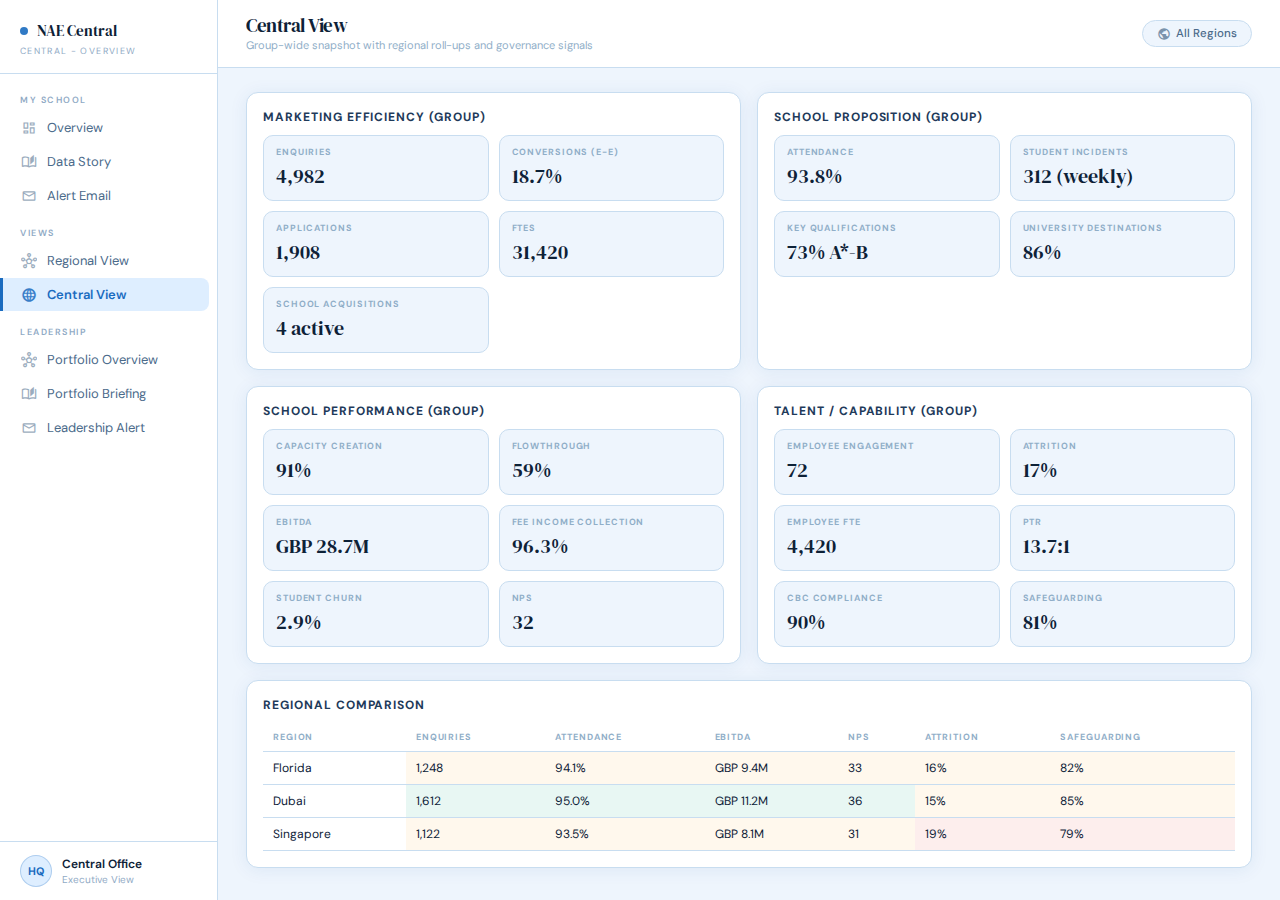
<file: central-view.html>
﻿<!DOCTYPE html>
<html lang="en">
<head>
<meta charset="UTF-8">
<meta name="viewport" content="width=device-width, initial-scale=1.0">
<title>Central View</title>
<link href="https://fonts.googleapis.com/css2?family=DM+Serif+Display:ital@0;1&family=DM+Sans:opsz,wght@9..40,300;9..40,400;9..40,500;9..40,600;9..40,700&display=swap" rel="stylesheet">
<link href="https://fonts.googleapis.com/css2?family=Material+Symbols+Outlined:opsz,wght,FILL,GRAD@20,400,0,0" rel="stylesheet" />
<link rel="stylesheet" href="styles.css">
</head>
<body>
<div class="app">
  <nav class="sb">
    <div class="sb-brand">
      <div class="sb-logo"><div class="sb-dot"></div><span class="sb-school">NAE Central</span></div>
      <div class="sb-role">Central - Overview</div>
    </div>
    <div class="sb-nav">
      <div class="sb-section">
        <div class="sb-lbl">My School</div>
        <ul>
          <li><a href="index.html"><i class="mi">dashboard</i>Overview</a></li>
          <li><a href="principal-datastory.html"><i class="mi">auto_stories</i>Data Story</a></li>
          <li><a href="principal-email-alert.html"><i class="mi">mail</i>Alert Email</a></li>
        </ul>
      </div>
      <div class="sb-section">
        <div class="sb-lbl">Views</div>
        <ul>
          <li><a href="regional-view.html"><i class="mi">hub</i>Regional View</a></li>
          <li class="active"><a href="central-view.html"><i class="mi">language</i>Central View</a></li>
        </ul>
      </div>
      <div class="sb-section">
        <div class="sb-lbl">Leadership</div>
        <ul>
          <li><a href="Leaders-dashboard.html"><i class="mi">hub</i>Portfolio Overview</a></li>
          <li><a href="Leaders-datastory.html"><i class="mi">auto_stories</i>Portfolio Briefing</a></li>
          <li><a href="Leaders-email-alert.html"><i class="mi">mail</i>Leadership Alert</a></li>
        </ul>
      </div>
    </div>
    <div class="sb-foot">
      <div class="av">
        <div class="av-ring">HQ</div>
        <div><div class="av-name">Central Office</div><div class="av-role">Executive View</div></div>
      </div>
    </div>
  </nav>

  <main class="main">
    <header class="topbar">
      <div class="tb-left">
        <div class="tb-greeting">Central View</div>
        <div class="tb-date">Group-wide snapshot with regional roll-ups and governance signals</div>
      </div>
      <div class="tb-right">
        <span class="chip"><i class="mi">public</i>All Regions</span>
      </div>
    </header>

    <div class="scroll">
      <div class="panel-grid">
        <div class="panel">
          <h3>Marketing Efficiency (Group)</h3>
          <div class="metric-grid">
            <div class="metric-card" data-note="Weekly inbound across all regions." data-proof="Dubai and Florida drove 68% of enquiries."><h4>Enquiries</h4><div class="metric-value">4,982</div></div>
            <div class="metric-card" data-note="Share of enquiries converting to enrolments." data-proof="Region-wide callback SLA at 86%."><h4>Conversions (E-E)</h4><div class="metric-value">18.7%</div></div>
            <div class="metric-card" data-note="Applications started this month." data-proof="Digital campaigns added +380 starts."><h4>Applications</h4><div class="metric-value">1,908</div></div>
            <div class="metric-card" data-note="Total enrolled students across the group." data-proof="Net +128 month-on-month."><h4>FTEs</h4><div class="metric-value">31,420</div></div>
            <div class="metric-card" data-note="Active acquisition pipeline." data-proof="Four targets in regional diligence."><h4>School Acquisitions</h4><div class="metric-value">4 active</div></div>
          </div>
        </div>

        <div class="panel">
          <h3>School Proposition (Group)</h3>
          <div class="metric-grid">
            <div class="metric-card" data-note="Average weekly attendance across regions." data-proof="Singapore is 0.6 pts below target."><h4>Attendance</h4><div class="metric-value">93.8%</div></div>
            <div class="metric-card" data-note="Weekly incident count across all schools." data-proof="Down 5% after pastoral push."><h4>Student Incidents</h4><div class="metric-value">312 (weekly)</div></div>
            <div class="metric-card" data-note="Combined A*-B outcomes for key exams." data-proof="Maths moderation under review in two regions."><h4>Key Qualifications</h4><div class="metric-value">73% A*-B</div></div>
            <div class="metric-card" data-note="Top-2 destination acceptance rate." data-proof="US and UK placements up 2 pts YoY."><h4>University Destinations</h4><div class="metric-value">86%</div></div>
          </div>
        </div>

        <div class="panel">
          <h3>School Performance (Group)</h3>
          <div class="metric-grid">
            <div class="metric-card" data-note="Utilization of available seats." data-proof="Secondary still 7 pts below target."><h4>Capacity Creation</h4><div class="metric-value">91%</div></div>
            <div class="metric-card" data-note="Revenue to EBITDA conversion." data-proof="Cost controls improved by 1.1 pts."><h4>Flowthrough</h4><div class="metric-value">59%</div></div>
            <div class="metric-card" data-note="Monthly EBITDA aggregate." data-proof="Utilities up 3% offset by fees."><h4>EBITDA</h4><div class="metric-value">GBP 28.7M</div></div>
            <div class="metric-card" data-note="Collected vs billed fees." data-proof="Late payers clustered in senior grades."><h4>Fee Income Collection</h4><div class="metric-value">96.3%</div></div>
            <div class="metric-card" data-note="Monthly exits across the group." data-proof="Relocation is top exit reason."><h4>Student Churn</h4><div class="metric-value">2.9%</div></div>
            <div class="metric-card" data-note="Parent sentiment score." data-proof="Value for money down 0.2 pts."><h4>NPS</h4><div class="metric-value">32</div></div>
          </div>
        </div>

        <div class="panel">
          <h3>Talent / Capability (Group)</h3>
          <div class="metric-grid">
            <div class="metric-card" data-note="Annual engagement score." data-proof="Support teams lowest across regions."><h4>Employee Engagement</h4><div class="metric-value">72</div></div>
            <div class="metric-card" data-note="Monthly attrition across the group." data-proof="Singapore shows highest attrition."><h4>Attrition</h4><div class="metric-value">17%</div></div>
            <div class="metric-card" data-note="Total staff FTE across all schools." data-proof="Learning support hires completed."><h4>Employee FTE</h4><div class="metric-value">4,420</div></div>
            <div class="metric-card" data-note="Pupil-teacher ratio." data-proof="Secondary humanities above target."><h4>PTR</h4><div class="metric-value">13.7:1</div></div>
            <div class="metric-card" data-note="Background checks complete." data-proof="Two regions below 90%."><h4>CBC Compliance</h4><div class="metric-value">90%</div></div>
            <div class="metric-card" data-note="Safeguarding training complete." data-proof="Contractor renewals behind schedule."><h4>Safeguarding</h4><div class="metric-value">81%</div></div>
          </div>
        </div>

        <div class="panel wide">
          <h3>Regional Comparison</h3>
          <div class="table-wrapper">
            <table class="heat-table">
              <thead>
                <tr>
                  <th>Region</th>
                  <th>Enquiries</th>
                  <th>Attendance</th>
                  <th>EBITDA</th>
                  <th>NPS</th>
                  <th>Attrition</th>
                  <th>Safeguarding</th>
                </tr>
              </thead>
              <tbody>
                <tr>
                  <td>Florida</td>
                  <td class="heat-amber" data-note="Open-day week lifted inbound." data-proof="+6% vs 4-week avg.">1,248</td>
                  <td class="heat-amber" data-note="Secondary attendance below target." data-proof="Year 10 at 92.8%.">94.1%</td>
                  <td class="heat-amber" data-note="Utilities above plan." data-proof="-GBP 0.1M vs budget.">GBP 9.4M</td>
                  <td class="heat-amber" data-note="Value for money dipped." data-proof="-0.3 pts YoY.">33</td>
                  <td class="heat-amber" data-note="Primary attrition elevated." data-proof="+1.6 pts MoM.">16%</td>
                  <td class="heat-amber" data-note="Contractor checks pending." data-proof="82% completion.">82%</td>
                </tr>
                <tr>
                  <td>Dubai</td>
                  <td class="heat-green" data-note="Referral campaign lifted leads." data-proof="+12% WoW.">1,612</td>
                  <td class="heat-green" data-note="Attendance above target." data-proof="All year groups above 95%.">95.0%</td>
                  <td class="heat-green" data-note="Fees collected ahead of plan." data-proof="+GBP 0.2M vs budget.">GBP 11.2M</td>
                  <td class="heat-green" data-note="Parent sentiment improving." data-proof="+2 pts YoY.">36</td>
                  <td class="heat-amber" data-note="Attrition stable but above target." data-proof="15% monthly.">15%</td>
                  <td class="heat-amber" data-note="Renewals in progress." data-proof="85% complete.">85%</td>
                </tr>
                <tr>
                  <td>Singapore</td>
                  <td class="heat-amber" data-note="Digital leads softened." data-proof="-5% vs last month.">1,122</td>
                  <td class="heat-amber" data-note="Attendance mixed across divisions." data-proof="Secondary at 93.1%.">93.5%</td>
                  <td class="heat-amber" data-note="Costs slightly above plan." data-proof="-GBP 0.08M vs budget.">GBP 8.1M</td>
                  <td class="heat-amber" data-note="NPS below group average." data-proof="31 vs 32 group.">31</td>
                  <td class="heat-red" data-note="Attrition elevated in Secondary." data-proof="19% monthly.">19%</td>
                  <td class="heat-red" data-note="Training renewals delayed." data-proof="79% completion.">79%</td>
                </tr>
              </tbody>
            </table>
          </div>
        </div>
      </div>
    </div>
  </main>
</div>

<div class="tooltip" id="tooltip"></div>
<script>
  const tooltip = document.getElementById('tooltip');
  function moveTip(e) {
    const offset = 14;
    tooltip.style.left = (e.clientX + offset) + 'px';
    tooltip.style.top = (e.clientY + offset) + 'px';
  }
  function showTip(e) {
    const note = e.currentTarget.dataset.note;
    const proof = e.currentTarget.dataset.proof;
    if (!note && !proof) return;
    tooltip.innerHTML = `${note ? `<strong>Why</strong>${note}` : ''}${proof ? `<br><strong>Proof</strong>${proof}` : ''}`;
    tooltip.style.opacity = '1';
    moveTip(e);
  }
  function hideTip() {
    tooltip.style.opacity = '0';
  }
  document.querySelectorAll('[data-note]').forEach(el => {
    el.classList.add('has-tooltip');
    el.addEventListener('mouseenter', showTip);
    el.addEventListener('mousemove', moveTip);
    el.addEventListener('mouseleave', hideTip);
  });
</script>
</body>
</html>
</file>
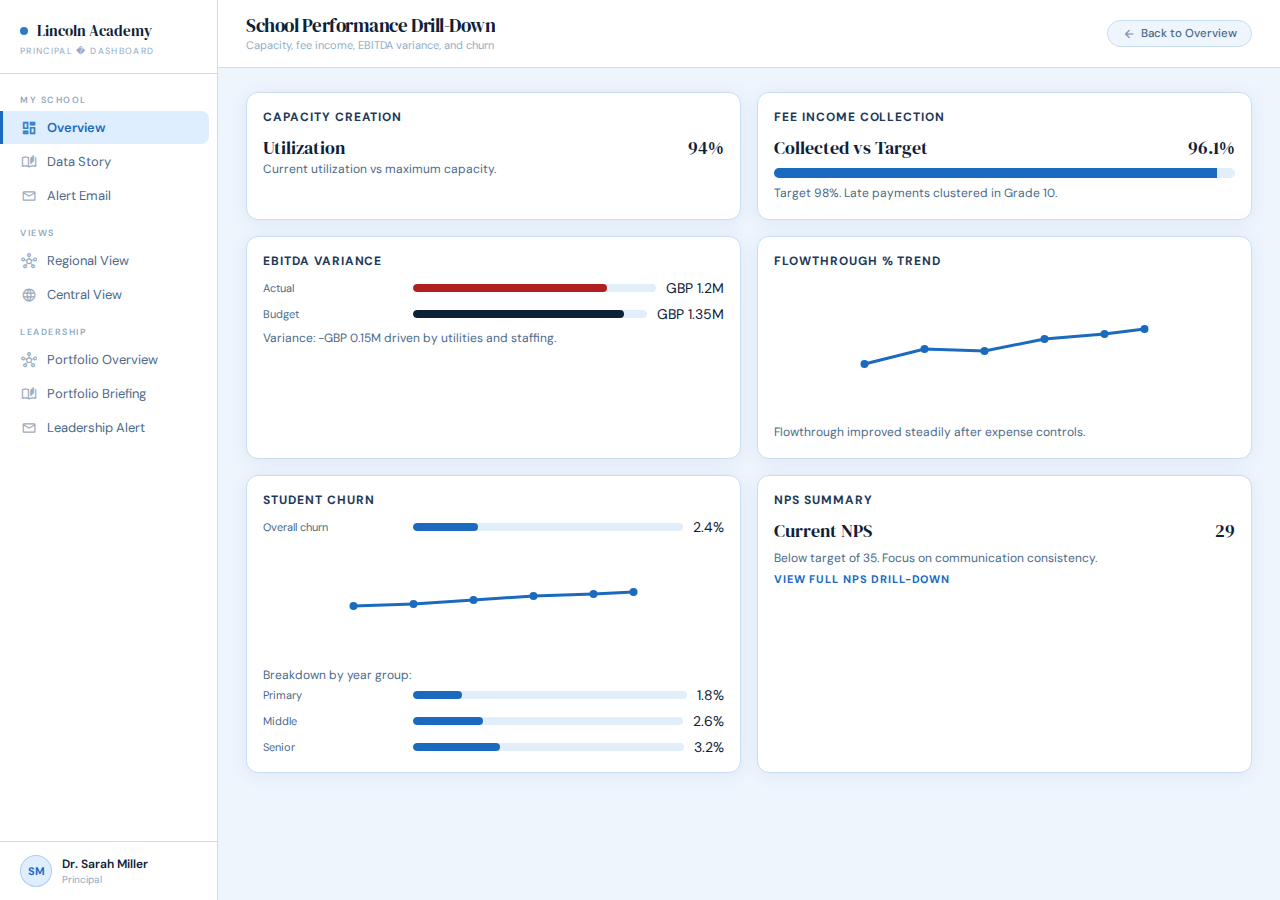
<file: drilldown-financial.html>
<!DOCTYPE html>
<html lang="en">
<head>
<meta charset="UTF-8">
<meta name="viewport" content="width=device-width, initial-scale=1.0">
<title>School Performance Drill-Down</title>
<link href="https://fonts.googleapis.com/css2?family=DM+Serif+Display:ital@0;1&family=DM+Sans:opsz,wght@9..40,300;9..40,400;9..40,500;9..40,600;9..40,700&display=swap" rel="stylesheet">
<link href="https://fonts.googleapis.com/css2?family=Material+Symbols+Outlined:opsz,wght,FILL,GRAD@20,400,0,0" rel="stylesheet" />
<link rel="stylesheet" href="styles.css">
</head>
<body>
<div class="app">
  <nav class="sb">
    <div class="sb-brand">
      <div class="sb-logo"><div class="sb-dot"></div><span class="sb-school">Lincoln Academy</span></div>
      <div class="sb-role">Principal � Dashboard</div>
    </div>
    <div class="sb-nav">
      <div class="sb-section">
        <div class="sb-lbl">My School</div>
        <ul>
          <li class="active"><a href="index.html"><i class="mi">dashboard</i>Overview</a></li>
          <li><a href="principal-datastory.html"><i class="mi">auto_stories</i>Data Story</a></li>
          <li><a href="principal-email-alert.html"><i class="mi">mail</i>Alert Email</a></li>
        </ul>
      </div>
      <div class="sb-section">
        <div class="sb-lbl">Views</div>
        <ul>
          <li><a href="regional-view.html"><i class="mi">hub</i>Regional View</a></li>
          <li><a href="central-view.html"><i class="mi">language</i>Central View</a></li>
        </ul>
      </div>
      <div class="sb-section">
        <div class="sb-lbl">Leadership</div>
        <ul>
          <li><a href="Leaders-dashboard.html"><i class="mi">hub</i>Portfolio Overview</a></li>
          <li><a href="Leaders-datastory.html"><i class="mi">auto_stories</i>Portfolio Briefing</a></li>
          <li><a href="Leaders-email-alert.html"><i class="mi">mail</i>Leadership Alert</a></li>
        </ul>
      </div>
    </div>
    <div class="sb-foot">
      <div class="av">
        <div class="av-ring">SM</div>
        <div><div class="av-name">Dr. Sarah Miller</div><div class="av-role">Principal</div></div>
      </div>
    </div>
  </nav>

  <main class="main">
    <header class="topbar">
      <div class="tb-left">
        <div class="tb-greeting">School Performance Drill-Down</div>
        <div class="tb-date">Capacity, fee income, EBITDA variance, and churn</div>
      </div>
      <div class="tb-right">
        <a href="index.html" class="chip"><i class="mi">arrow_back</i>Back to Overview</a>
      </div>
    </header>

    <div class="scroll">
      <div class="panel-grid">
        <div class="panel">
          <h3>Capacity Creation</h3>
          <div class="simple-metric">
            <span>Utilization</span>
            <span>94%</span>
          </div>
          <p>Current utilization vs maximum capacity.</p>
        </div>

        <div class="panel">
          <h3>Fee Income Collection</h3>
          <div class="simple-metric">
            <span>Collected vs Target</span>
            <span>96.1%</span>
          </div>
          <div class="progress-track"><div class="progress-fill" style="width:96.1%;"></div></div>
          <p class="note">Target 98%. Late payments clustered in Grade 10.</p>
        </div>

        <div class="panel">
          <h3>EBITDA Variance</h3>
          <div class="chart-list">
            <div class="bar-row">
              <div class="bar-label">Actual</div>
              <div class="bar-track"><div class="bar-fill" style="width:80%;background:var(--red);"></div></div>
              <span>GBP 1.2M</span>
            </div>
            <div class="bar-row">
              <div class="bar-label">Budget</div>
              <div class="bar-track"><div class="bar-fill" style="width:90%;background:var(--navy);"></div></div>
              <span>GBP 1.35M</span>
            </div>
          </div>
          <p class="note">Variance: -GBP 0.15M driven by utilities and staffing.</p>
        </div>

        <div class="panel">
          <h3>Flowthrough % Trend</h3>
          <svg viewBox="0 0 320 140" width="100%" height="140" role="img" aria-label="Flowthrough trend">
            <polyline points="20,85 80,70 140,72 200,60 260,55 300,50" fill="none" stroke="#1a6bbf" stroke-width="3" />
            <circle cx="20" cy="85" r="4" fill="#1a6bbf" />
            <circle cx="80" cy="70" r="4" fill="#1a6bbf" />
            <circle cx="140" cy="72" r="4" fill="#1a6bbf" />
            <circle cx="200" cy="60" r="4" fill="#1a6bbf" />
            <circle cx="260" cy="55" r="4" fill="#1a6bbf" />
            <circle cx="300" cy="50" r="4" fill="#1a6bbf" />
          </svg>
          <p>Flowthrough improved steadily after expense controls.</p>
        </div>

        <div class="panel">
          <h3>Student Churn</h3>
          <div class="chart-list">
            <div class="bar-row">
              <div class="bar-label">Overall churn</div>
              <div class="bar-track"><div class="bar-fill" style="width:24%;"></div></div>
              <span>2.4%</span>
            </div>
          </div>
          <svg viewBox="0 0 320 120" width="100%" height="120" role="img" aria-label="Student churn trend">
            <polyline points="20,70 80,68 140,64 200,60 260,58 300,56" fill="none" stroke="#1a6bbf" stroke-width="3" />
            <circle cx="20" cy="70" r="4" fill="#1a6bbf" />
            <circle cx="80" cy="68" r="4" fill="#1a6bbf" />
            <circle cx="140" cy="64" r="4" fill="#1a6bbf" />
            <circle cx="200" cy="60" r="4" fill="#1a6bbf" />
            <circle cx="260" cy="58" r="4" fill="#1a6bbf" />
            <circle cx="300" cy="56" r="4" fill="#1a6bbf" />
          </svg>
          <p class="note">Breakdown by year group:</p>
          <div class="chart-list">
            <div class="bar-row"><div class="bar-label">Primary</div><div class="bar-track"><div class="bar-fill" style="width:18%;"></div></div><span>1.8%</span></div>
            <div class="bar-row"><div class="bar-label">Middle</div><div class="bar-track"><div class="bar-fill" style="width:26%;"></div></div><span>2.6%</span></div>
            <div class="bar-row"><div class="bar-label">Senior</div><div class="bar-track"><div class="bar-fill" style="width:32%;"></div></div><span>3.2%</span></div>
          </div>
        </div>

        <div class="panel">
          <h3>NPS Summary</h3>
          <div class="simple-metric">
            <span>Current NPS</span>
            <span>29</span>
          </div>
          <p class="note">Below target of 35. Focus on communication consistency.</p>
          <a class="back-link" href="drilldown-nps.html">View Full NPS Drill-Down</a>
        </div>
      </div>
    </div>
  </main>
</div>
</body>
</html>
</file>
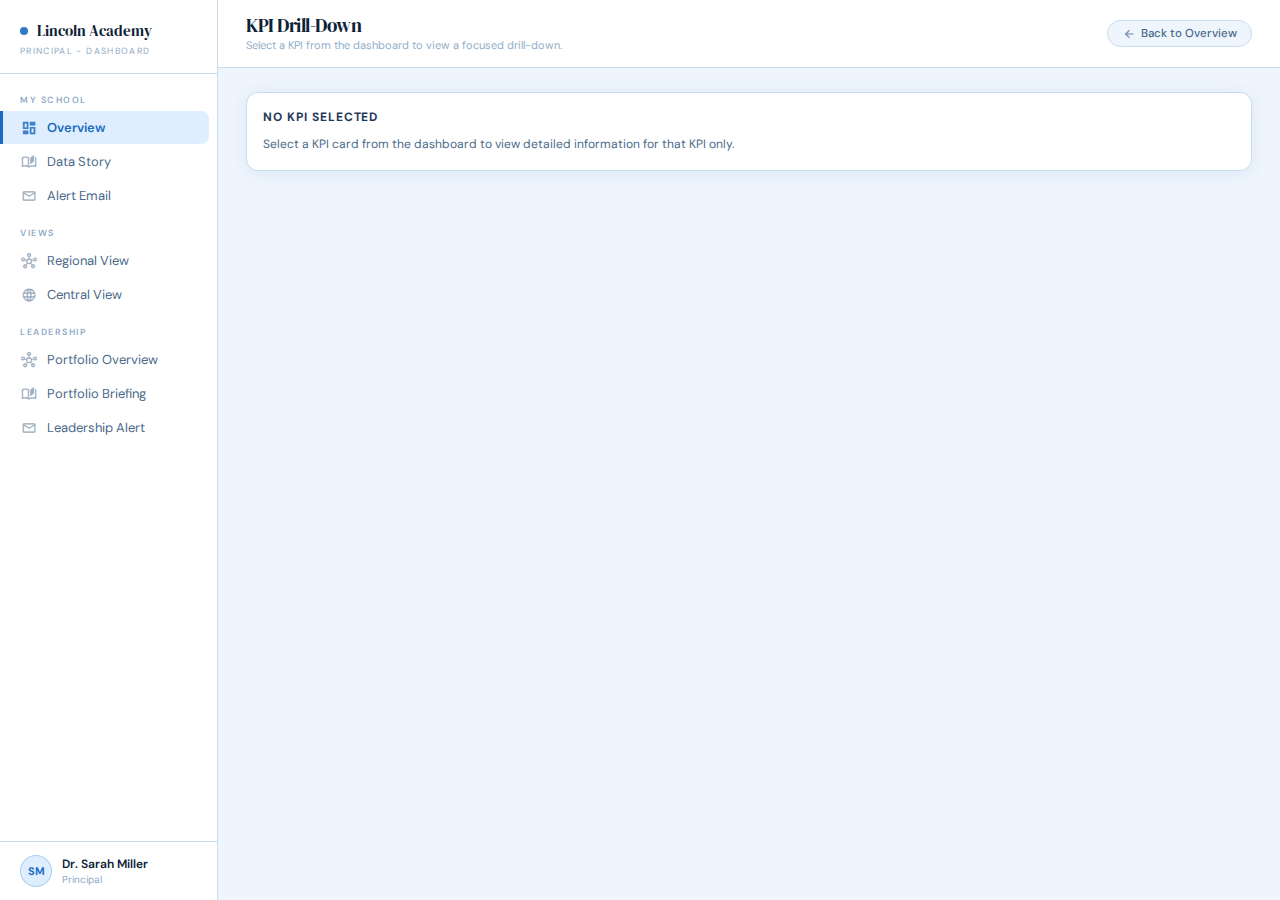
<file: drilldown-kpi.html>
﻿<!DOCTYPE html>
<html lang="en">
<head>
<meta charset="UTF-8">
<meta name="viewport" content="width=device-width, initial-scale=1.0">
<title>KPI Drill-Down</title>
<link href="https://fonts.googleapis.com/css2?family=DM+Serif+Display:ital@0;1&family=DM+Sans:opsz,wght@9..40,300;9..40,400;9..40,500;9..40,600;9..40,700&display=swap" rel="stylesheet">
<link href="https://fonts.googleapis.com/css2?family=Material+Symbols+Outlined:opsz,wght,FILL,GRAD@20,400,0,0" rel="stylesheet" />
<link rel="stylesheet" href="styles.css">
</head>
<body>
<div class="app">
  <nav class="sb">
    <div class="sb-brand">
      <div class="sb-logo"><div class="sb-dot"></div><span class="sb-school">Lincoln Academy</span></div>
      <div class="sb-role">Principal - Dashboard</div>
    </div>
    <div class="sb-nav">
      <div class="sb-section">
        <div class="sb-lbl">My School</div>
        <ul>
          <li class="active"><a href="index.html"><i class="mi">dashboard</i>Overview</a></li>
          <li><a href="principal-datastory.html"><i class="mi">auto_stories</i>Data Story</a></li>
          <li><a href="principal-email-alert.html"><i class="mi">mail</i>Alert Email</a></li>
        </ul>
      </div>
      <div class="sb-section">
        <div class="sb-lbl">Views</div>
        <ul>
          <li><a href="regional-view.html"><i class="mi">hub</i>Regional View</a></li>
          <li><a href="central-view.html"><i class="mi">language</i>Central View</a></li>
        </ul>
      </div>
      <div class="sb-section">
        <div class="sb-lbl">Leadership</div>
        <ul>
          <li><a href="Leaders-dashboard.html"><i class="mi">hub</i>Portfolio Overview</a></li>
          <li><a href="Leaders-datastory.html"><i class="mi">auto_stories</i>Portfolio Briefing</a></li>
          <li><a href="Leaders-email-alert.html"><i class="mi">mail</i>Leadership Alert</a></li>
        </ul>
      </div>
    </div>
    <div class="sb-foot">
      <div class="av">
        <div class="av-ring">SM</div>
        <div><div class="av-name">Dr. Sarah Miller</div><div class="av-role">Principal</div></div>
      </div>
    </div>
  </nav>

  <main class="main">
    <header class="topbar">
      <div class="tb-left">
        <div class="tb-greeting" id="kpi-title">KPI Drill-Down</div>
        <div class="tb-date" id="kpi-subtitle">Detailed KPI context and next steps</div>
      </div>
      <div class="tb-right">
        <a href="index.html" class="chip"><i class="mi">arrow_back</i>Back to Overview</a>
      </div>
    </header>

    <div class="scroll">
      <div id="kpi-empty" class="panel wide" style="display:none;">
        <h3>No KPI Selected</h3>
        <p>Select a KPI card from the dashboard to view detailed information for that KPI only.</p>
      </div>

      <div class="panel-grid" id="kpi-grid">
        <div class="panel wide">
          <h3>KPI Summary</h3>
          <div class="simple-metric">
            <span>Current Value</span>
            <span id="kpi-value">-</span>
          </div>
          <p id="kpi-status">Status: -</p>
          <p id="kpi-frequency">Frequency: -</p>
          <p id="kpi-target">Target: -</p>
          <div class="kpi-detail-block">
            <div class="kpi-detail-label">Why this is moving</div>
            <div class="kpi-detail-text" id="kpi-why">-</div>
          </div>
          <div class="kpi-detail-block">
            <div class="kpi-detail-label">Action to take</div>
            <div class="kpi-detail-text" id="kpi-action">-</div>
          </div>
          <div class="kpi-detail-block">
            <div class="kpi-detail-label">Detailed description</div>
            <div class="kpi-detail-text kpi-narrative" id="kpi-narrative"></div>
          </div>
        </div>

        <div class="panel">
          <h3>Trend Snapshot</h3>
          <div class="chart-box" id="trend-chart" role="img" aria-label="KPI trend chart"></div>
          <p id="kpi-trend">Trend: -</p>
          <p class="note" id="kpi-trend-note">Based on the latest reporting periods.</p>
        </div>

        <div class="panel">
          <h3>Period Comparison</h3>
          <div class="chart-box" id="period-chart" role="img" aria-label="KPI period comparison"></div>
          <p class="note" id="kpi-period-note"></p>
        </div>

        <div class="panel">
          <h3>Driver Impact</h3>
          <div class="chart-box" id="drivers-chart" role="img" aria-label="Driver impact chart"></div>
        </div>

        <div class="panel">
          <h3>Segment Breakdown</h3>
          <div class="chart-box" id="segment-chart" role="img" aria-label="Segment breakdown chart"></div>
          <div class="chart-legend" id="segment-legend"></div>
        </div>

        <div class="panel">
          <h3>Benchmark vs Target</h3>
          <div class="chart-box" id="benchmark-chart" role="img" aria-label="Benchmark vs target chart"></div>
          <p class="note" id="kpi-benchmark-note"></p>
        </div>

        <div class="panel">
          <h3>Why This Is Moving</h3>
          <div class="chart-list" id="kpi-drivers"></div>
        </div>

        <div class="panel">
          <h3>Action Plan</h3>
          <div class="chart-list" id="kpi-actions"></div>
        </div>

        <div class="panel">
          <h3>Definition and Owner</h3>
          <div class="chart-list">
            <div id="kpi-definition">Definition: -</div>
            <div id="kpi-owner">Owner: -</div>
            <div id="kpi-source">Source: -</div>
            <div id="kpi-updated">Last Updated: -</div>
          </div>
        </div>

        <div class="panel">
          <h3>Thresholds</h3>
          <div class="chart-list">
            <div id="kpi-threshold">-</div>
            <div id="kpi-benchmark">Benchmark: -</div>
          </div>
        </div>
      </div>
    </div>
  </main>
</div>

<script src="js/scan_data.js"></script>
<script src="https://d3js.org/d3.v7.min.js"></script>
<script>
  const params = new URLSearchParams(window.location.search);
  const kpiId = params.get('kpi');
  const kpi = SCAN_DATA.find(item => item.id === kpiId);

  const detailMap = {
    mkt_01: {
      target: "150 weekly",
      definition: "Total inbound enquiries logged in CRM during the week.",
      owner: "Admissions Lead",
      source: "CRM Enquiries",
      updated: "Week 26",
      threshold: "Green >= 140, Amber 120-139, Red < 120",
      benchmark: "4-week avg: 136",
      drivers: ["Open-day week boosted website leads", "Referral enquiries up 12%"],
      actions: ["Maintain 24-hour follow-up SLA", "Prioritize web leads after 3pm"]
    },
    mkt_02: {
      target: "20%",
      definition: "Percent of enquiries that convert to enrolments.",
      owner: "Admissions Lead",
      source: "CRM Funnel",
      updated: "Week 26",
      threshold: "Green >= 20%, Amber 18-19.9%, Red < 18%",
      benchmark: "4-week avg: 19.6%",
      drivers: ["Late-day response time slipped", "Two counselor absences"],
      actions: ["Shift coverage to late afternoon", "Automate 48-hour reminders"]
    },
    mkt_03: {
      target: "60 weekly",
      definition: "New application forms started in the week.",
      owner: "Admissions Operations",
      source: "Admissions Portal",
      updated: "Week 26",
      threshold: "Green >= 58, Amber 50-57, Red < 50",
      benchmark: "4-week avg: 56",
      drivers: ["Email nudges improved completions", "Open-day attendees started forms"],
      actions: ["Continue reminder cadence", "Add short counselor follow-ups"]
    },
    mkt_04: {
      target: "1,150",
      definition: "Total enrolled students as of week close.",
      owner: "School Operations",
      source: "SIS",
      updated: "Week 26",
      threshold: "Green >= 1,140, Amber 1,120-1,139, Red < 1,120",
      benchmark: "Prior year: 1,145",
      drivers: ["Primary transfers net +3", "Secondary stable"],
      actions: ["Track weekly transfers", "Confirm re-enrolments by April"]
    },
    prop_01: {
      target: "96%",
      definition: "Average weekly attendance across all year groups.",
      owner: "Vice Principal",
      source: "SIS Attendance",
      updated: "Week 26",
      threshold: "Green >= 96%, Amber 94-95.9%, Red < 94%",
      benchmark: "4-week avg: 95.1%",
      drivers: ["Year 10 absences post-assessments", "Transport delays"],
      actions: ["Target chronic absences", "Reinforce attendance messaging"]
    },
    prop_02: {
      target: "< 12 weekly",
      definition: "Total student incidents logged weekly.",
      owner: "Pastoral Lead",
      source: "Behavior Log",
      updated: "Week 26",
      threshold: "Green <= 10, Amber 11-14, Red >= 15",
      benchmark: "4-week avg: 12",
      drivers: ["Peer mediation reduced repeats", "Increased corridor coverage"],
      actions: ["Keep supervision schedule", "Continue weekly check-ins"]
    },
    prop_03: {
      target: "75% A*-B",
      definition: "Share of A*-B across key qualifications.",
      owner: "Academic Director",
      source: "Assessment Results",
      updated: "FY2026",
      threshold: "Green >= 75%, Amber 70-74.9%, Red < 70%",
      benchmark: "Regional avg: 74%",
      drivers: ["Maths gap -3 pts", "Science moderation delay"],
      actions: ["Run boosters", "Align exam technique by department"]
    },
    prop_04: {
      target: "85% top-2",
      definition: "Share of seniors landing top-2 university choices.",
      owner: "University Counseling",
      source: "Destinations Tracker",
      updated: "FY2026",
      threshold: "Green >= 85%, Amber 82-84.9%, Red < 82%",
      benchmark: "Prior year: 86%",
      drivers: ["Early counseling uptake", "UK and US offers improved"],
      actions: ["Expand alumni mentoring", "Schedule April readiness sessions"]
    },
    perf_01: {
      target: "95%",
      definition: "Utilization of available capacity across divisions.",
      owner: "Operations Lead",
      source: "SIS Capacity",
      updated: "Month 2",
      threshold: "Green >= 95%, Amber 92-94.9%, Red < 92%",
      benchmark: "Regional avg: 93%",
      drivers: ["Secondary approvals delayed", "Two sections pending"],
      actions: ["Accelerate approvals", "Finalize staffing for new sections"]
    },
    perf_02: {
      target: "60%",
      definition: "Percent of revenue converting to EBITDA.",
      owner: "Finance",
      source: "Finance P&L",
      updated: "Month 2",
      threshold: "Green >= 60%, Amber 56-59.9%, Red < 56%",
      benchmark: "Prior month: 59%",
      drivers: ["Procurement savings", "Stable staffing cost"],
      actions: ["Maintain procurement controls", "Monitor utilities weekly"]
    },
    perf_03: {
      target: "GBP 1.35M",
      definition: "Monthly EBITDA result vs budget.",
      owner: "Finance",
      source: "Finance P&L",
      updated: "Month 2",
      threshold: "Green >= 1.35M, Amber 1.25-1.34M, Red < 1.25M",
      benchmark: "Budget: GBP 1.35M",
      drivers: ["Utilities above plan", "Overtime expenses"],
      actions: ["Freeze discretionary overtime", "Renegotiate utility usage"]
    },
    perf_04: {
      target: "35",
      definition: "Net Promoter Score from parent survey.",
      owner: "Principal",
      source: "NPS Survey",
      updated: "FY2026",
      threshold: "Green >= 35, Amber 30-34, Red < 30",
      benchmark: "Regional avg: 34",
      drivers: ["Comms response time", "Value for money concerns"],
      actions: ["Publish monthly comms calendar", "Run value-for-money forum"]
    },
    perf_05: {
      target: "98%",
      definition: "Percent of billed fees collected by due date.",
      owner: "Finance",
      source: "Billing System",
      updated: "Month 2",
      threshold: "Green >= 98%, Amber 96-97.9%, Red < 96%",
      benchmark: "Prior month: 97.3%",
      drivers: ["Grade 10-11 late payers", "Payment plan delays"],
      actions: ["Call overdue families", "Refresh payment plans"]
    },
    perf_06: {
      target: "< 2.7%",
      definition: "Monthly student exits as percent of enrolment.",
      owner: "Student Affairs",
      source: "SIS Exits",
      updated: "Month 2",
      threshold: "Green <= 2.7%, Amber 2.8-3.2%, Red > 3.2%",
      benchmark: "Prior month: 2.7%",
      drivers: ["Relocation remains top driver", "Improved pastoral support"],
      actions: ["Strengthen relocation support", "Track exit reasons monthly"]
    },
    tal_01: {
      target: "75",
      definition: "Annual staff engagement survey score.",
      owner: "HR",
      source: "Engagement Survey",
      updated: "FY2026",
      threshold: "Green >= 75, Amber 70-74, Red < 70",
      benchmark: "Regional avg: 73",
      drivers: ["Exam period workload", "Cover pressure"],
      actions: ["Introduce workload check-ins", "Protect meeting-free windows"]
    },
    tal_02: {
      target: "< 16%",
      definition: "Monthly staff exits as percent of headcount.",
      owner: "HR",
      source: "HRIS",
      updated: "Month 2",
      threshold: "Green <= 16%, Amber 16-18%, Red > 18%",
      benchmark: "Prior month: 15.9%",
      drivers: ["Primary departures", "Commute and workload"],
      actions: ["Run stay interviews", "Adjust rota support"]
    },
    tal_03: {
      target: "175",
      definition: "Total employee FTE across the school.",
      owner: "HR",
      source: "HRIS",
      updated: "Month 2",
      threshold: "Green >= 175, Amber 170-174, Red < 170",
      benchmark: "Prior year: 173",
      drivers: ["Learning support hires", "Vacancies down"],
      actions: ["Rebalance staffing", "Finalize cover schedule"]
    },
    tal_04: {
      target: "<= 13.5:1",
      definition: "Pupil to teacher ratio across the school.",
      owner: "Academic Director",
      source: "SIS Staffing",
      updated: "Month 2",
      threshold: "Green <= 13.5, Amber 13.6-14.2, Red > 14.2",
      benchmark: "Regional avg: 13.6",
      drivers: ["Secondary humanities class sizes", "Timetable adjustments"],
      actions: ["Revisit timetable allocation", "Reduce class sizes"]
    },
    tal_05: {
      target: "95%",
      definition: "Percent of required CBC checks completed.",
      owner: "HR Compliance",
      source: "Compliance Tracker",
      updated: "Week 26",
      threshold: "Green >= 95%, Amber 90-94.9%, Red < 90%",
      benchmark: "Prior month: 93%",
      drivers: ["Two renewals outstanding", "New hire documentation"],
      actions: ["Close renewals", "Daily compliance tracker"]
    },
    tal_06: {
      target: "90%",
      definition: "Percent of safeguarding training completed.",
      owner: "Safeguarding Lead",
      source: "Training LMS",
      updated: "Week 26",
      threshold: "Green >= 90%, Amber 80-89.9%, Red < 80%",
      benchmark: "Prior month: 84%",
      drivers: ["Contractor onboarding backlog", "Training renewals overdue"],
      actions: ["Mandate training completion", "Escalate contractor checks"]
    }
  };

  const detail = kpi && detailMap[kpi.id] ? detailMap[kpi.id] : {
    target: "-",
    definition: "-",
    owner: "-",
    source: "-",
    updated: "-",
    threshold: "-",
    benchmark: "-",
    drivers: ["-"],
    actions: ["-"]
  };

  if (!kpi) {
    document.getElementById('kpi-title').textContent = "KPI Drill-Down";
    document.getElementById('kpi-subtitle').textContent = "Select a KPI from the dashboard to view a focused drill-down.";
    document.getElementById('kpi-empty').style.display = 'block';
    document.getElementById('kpi-grid').style.display = 'none';
  } else {
    const statusLabel = {
      green: "On Track",
      amber: "Watch",
      red: "Action Needed"
    }[kpi.status] || "On Track";

    const freqLabel = { W: "Weekly", M: "Monthly", A: "Annual" }[kpi.frequency] || "";

    document.getElementById('kpi-title').textContent = kpi.kpi_name + " Drill-Down";
    document.getElementById('kpi-subtitle').textContent = kpi.explanation;
    document.getElementById('kpi-value').textContent = kpi.current_value;
    document.getElementById('kpi-status').textContent = `Status: ${statusLabel}`;
    document.getElementById('kpi-frequency').textContent = `Frequency: ${freqLabel}`;
    document.getElementById('kpi-trend').textContent = `Trend: ${kpi.trend_text}`;
    const trendNote = freqLabel === "Weekly"
      ? "Based on the last 6 weeks."
      : (freqLabel === "Monthly" ? "Based on the last 6 months." : "Based on the last 3 years.");
    document.getElementById('kpi-trend-note').textContent = trendNote;
    document.getElementById('kpi-target').textContent = `Target: ${detail.target}`;
    document.getElementById('kpi-why').textContent = kpi.explanation;
    document.getElementById('kpi-action').textContent = kpi.action_text;
    document.getElementById('kpi-narrative').innerHTML = [
      `What this measures: ${detail.definition}`,
      `Current reading: ${kpi.current_value} (${statusLabel}) against target ${detail.target}.`,
      `Operational context: ${kpi.explanation}`,
      `Immediate action: ${kpi.action_text}`,
      `Next review cadence: ${freqLabel}, last updated ${detail.updated}.`
    ].map(line => `<p>${line}</p>`).join('');

    document.getElementById('kpi-definition').textContent = `Definition: ${detail.definition}`;
    document.getElementById('kpi-owner').textContent = `Owner: ${detail.owner}`;
    document.getElementById('kpi-source').textContent = `Source: ${detail.source}`;
    document.getElementById('kpi-updated').textContent = `Last Updated: ${detail.updated}`;
    document.getElementById('kpi-threshold').textContent = detail.threshold;
    document.getElementById('kpi-benchmark').textContent = `Benchmark: ${detail.benchmark}`;
    document.getElementById('kpi-benchmark-note').textContent = `Benchmark uses the latest regional comparison.`;

    const driversEl = document.getElementById('kpi-drivers');
    driversEl.innerHTML = detail.drivers.map(item => `<div>- ${item}</div>`).join('');

    const actionsEl = document.getElementById('kpi-actions');
    actionsEl.innerHTML = detail.actions.map(item => `<div>- ${item}</div>`).join('');

    renderCharts(kpi, detail, freqLabel);
  }

  function renderCharts(kpi, detail, freqLabel) {
    const unit = getUnit(kpi.current_value);
    const baseValue = parseNumber(kpi.current_value) || 100;
    const targetValue = parseNumber(detail.target) || baseValue;
    const seed = hashCode(kpi.id);
    const rand = seededRandom(seed);

    const trendCount = freqLabel === "Annual" ? 3 : 6;
    const trendLabels = freqLabel === "Annual"
      ? ["FY24", "FY25", "FY26"]
      : (freqLabel === "Monthly"
        ? ["M-5", "M-4", "M-3", "M-2", "M-1", "M0"]
        : ["W-5", "W-4", "W-3", "W-2", "W-1", "W0"]);
    const trendValues = generateSeries(baseValue, trendCount, 0.06, rand, unit);

    const periodLabels = freqLabel === "Annual"
      ? ["FY24", "FY25", "FY26"]
      : (freqLabel === "Monthly" ? ["Month -2", "Month -1", "Current"] : ["Week -2", "Week -1", "Current"]);
    const periodValues = generateSeries(baseValue, 3, 0.04, rand, unit);
    document.getElementById('kpi-period-note').textContent = `${periodLabels[0]} to ${periodLabels[2]} snapshot.`;

    const driverLabels = getDriverLabels(kpi.section);
    const driverValues = driverLabels.map(label => ({
      label,
      value: Math.round((rand() * 2 - 1) * 10 * 10) / 10
    }));

    const segmentLabels = getSegmentLabels(kpi.section);
    const segmentValues = generateShares(segmentLabels.length, rand).map((value, idx) => ({
      label: segmentLabels[idx],
      value
    }));

    renderTrendChart("#trend-chart", trendLabels, trendValues, unit);
    renderPeriodChart("#period-chart", periodLabels, periodValues, unit);
    renderDriverChart("#drivers-chart", driverValues, unit);
    renderSegmentChart("#segment-chart", "#segment-legend", segmentValues);
    renderBenchmarkChart("#benchmark-chart", baseValue, targetValue, unit);
  }

  function parseNumber(value) {
    if (!value) return null;
    const cleaned = value.toString().replace(/[^0-9.\-]/g, '');
    const num = parseFloat(cleaned);
    return Number.isFinite(num) ? num : null;
  }

  function getUnit(value) {
    const text = (value || '').toString();
    if (text.includes('%')) return '%';
    if (/GBP|£/i.test(text)) return 'GBP';
    if (text.includes(':1')) return ':1';
    return '';
  }

  function formatValue(value, unit) {
    if (!Number.isFinite(value)) return '-';
    if (unit === '%') return `${value.toFixed(1)}%`;
    if (unit === ':1') return `${value.toFixed(1)}:1`;
    if (unit === 'GBP') return `GBP ${value.toFixed(2)}M`;
    return value.toFixed(0);
  }

  function hashCode(str) {
    let hash = 0;
    for (let i = 0; i < str.length; i += 1) {
      hash = ((hash << 5) - hash) + str.charCodeAt(i);
      hash |= 0;
    }
    return Math.abs(hash) + 1;
  }

  function seededRandom(seed) {
    let value = seed % 2147483647;
    return function() {
      value = value * 16807 % 2147483647;
      return (value - 1) / 2147483646;
    };
  }

  function generateSeries(base, count, volatility, rand, unit) {
    const values = [];
    let current = base;
    const maxBound = unit === '%' ? 100 : base * 1.25;
    const minBound = unit === '%' ? 0 : base * 0.75;
    for (let i = 0; i < count; i += 1) {
      const change = (rand() * 2 - 1) * volatility;
      current = current * (1 + change);
      current = Math.max(minBound, Math.min(maxBound, current));
      values.push(current);
    }
    return values;
  }

  function generateShares(count, rand) {
    const raw = Array.from({ length: count }, () => rand() + 0.2);
    const total = raw.reduce((sum, val) => sum + val, 0);
    return raw.map(val => Math.round((val / total) * 100));
  }

  function getDriverLabels(section) {
    const map = {
      "Marketing Efficiency": ["Response time", "Open day impact", "Digital spend", "Counselor capacity"],
      "School Proposition": ["Attendance push", "Pastoral coverage", "Assessment outcomes", "Parent communication"],
      "School Performance": ["Utilities variance", "Staffing cost", "Fee collection", "Capacity approvals"],
      "Talent / Capability": ["Workload balance", "Recruitment fill rate", "Compliance follow-up", "Training completion"]
    };
    return map[section] || ["Driver A", "Driver B", "Driver C", "Driver D"];
  }

  function getSegmentLabels(section) {
    const map = {
      "Marketing Efficiency": ["Website", "Referrals", "Events", "Agents"],
      "School Proposition": ["Primary", "Middle", "Secondary", "Sixth Form"],
      "School Performance": ["Primary", "Secondary", "Ancillary", "Other"],
      "Talent / Capability": ["Teaching", "Support", "Leadership", "Contractors"]
    };
    return map[section] || ["Segment A", "Segment B", "Segment C", "Segment D"];
  }

  function renderTrendChart(target, labels, values, unit) {
    const container = d3.select(target);
    container.selectAll("*").remove();
    const width = container.node().clientWidth || 320;
    const height = 150;
    const margin = { top: 10, right: 20, bottom: 24, left: 36 };
    const svg = container.append("svg").attr("viewBox", `0 0 ${width} ${height}`);
    const x = d3.scalePoint().domain(labels).range([margin.left, width - margin.right]);
    const y = d3.scaleLinear()
      .domain([d3.min(values) * 0.95, d3.max(values) * 1.05])
      .range([height - margin.bottom, margin.top]);

    svg.append("g")
      .attr("transform", `translate(0,${height - margin.bottom})`)
      .call(d3.axisBottom(x).tickSize(0))
      .call(g => g.selectAll("text").attr("class", "chart-axis"));

    svg.append("g")
      .attr("transform", `translate(${margin.left},0)`)
      .call(d3.axisLeft(y).ticks(4))
      .call(g => g.selectAll("text").attr("class", "chart-axis"))
      .call(g => g.selectAll("line").attr("class", "chart-grid"))
      .call(g => g.select(".domain").remove());

    svg.append("path")
      .datum(values)
      .attr("fill", "none")
      .attr("stroke", "#1a6bbf")
      .attr("stroke-width", 2.5)
      .attr("d", d3.line()
        .x((d, i) => x(labels[i]))
        .y(d => y(d))
      );

    const tooltip = getChartTooltip();
    const points = values.map((value, index) => ({ value, label: labels[index] }));
    svg.selectAll("circle")
      .data(points)
      .enter()
      .append("circle")
      .attr("cx", d => x(d.label))
      .attr("cy", d => y(d.value))
      .attr("r", 4)
      .attr("fill", "#1a6bbf")
      .on("mouseenter", (event, d) => {
        tooltip.show(event, `${d.label}: ${formatValue(d.value, unit)}`);
      })
      .on("mousemove", (event) => tooltip.move(event))
      .on("mouseleave", () => tooltip.hide());
  }

  function renderPeriodChart(target, labels, values, unit) {
    const container = d3.select(target);
    container.selectAll("*").remove();
    const width = container.node().clientWidth || 320;
    const height = 150;
    const margin = { top: 10, right: 20, bottom: 26, left: 36 };
    const svg = container.append("svg").attr("viewBox", `0 0 ${width} ${height}`);
    const x = d3.scaleBand().domain(labels).range([margin.left, width - margin.right]).padding(0.3);
    const y = d3.scaleLinear()
      .domain([0, d3.max(values) * 1.1])
      .range([height - margin.bottom, margin.top]);

    svg.append("g")
      .attr("transform", `translate(0,${height - margin.bottom})`)
      .call(d3.axisBottom(x).tickSize(0))
      .call(g => g.selectAll("text").attr("class", "chart-axis"));

    svg.append("g")
      .attr("transform", `translate(${margin.left},0)`)
      .call(d3.axisLeft(y).ticks(4))
      .call(g => g.selectAll("text").attr("class", "chart-axis"))
      .call(g => g.selectAll("line").attr("class", "chart-grid"))
      .call(g => g.select(".domain").remove());

    const tooltip = getChartTooltip();
    const bars = values.map((value, index) => ({ value, label: labels[index] }));
    svg.selectAll("rect")
      .data(bars)
      .enter()
      .append("rect")
      .attr("x", d => x(d.label))
      .attr("y", d => y(d.value))
      .attr("width", x.bandwidth())
      .attr("height", d => height - margin.bottom - y(d.value))
      .attr("rx", 6)
      .attr("fill", "#6aa4e7")
      .on("mouseenter", (event, d) => {
        tooltip.show(event, `${d.label}: ${formatValue(d.value, unit)}`);
      })
      .on("mousemove", (event) => tooltip.move(event))
      .on("mouseleave", () => tooltip.hide());
  }

  function renderDriverChart(target, data, unit) {
    const container = d3.select(target);
    container.selectAll("*").remove();
    const width = container.node().clientWidth || 320;
    const height = 170;
    const margin = { top: 10, right: 20, bottom: 20, left: 120 };
    const svg = container.append("svg").attr("viewBox", `0 0 ${width} ${height}`);
    const x = d3.scaleLinear().domain([-12, 12]).range([margin.left, width - margin.right]);
    const y = d3.scaleBand().domain(data.map(d => d.label)).range([margin.top, height - margin.bottom]).padding(0.25);

    svg.append("g")
      .attr("transform", `translate(0,${height - margin.bottom})`)
      .call(d3.axisBottom(x).ticks(5))
      .call(g => g.selectAll("text").attr("class", "chart-axis"))
      .call(g => g.select(".domain").remove());

    svg.append("g")
      .attr("transform", `translate(${margin.left},0)`)
      .call(d3.axisLeft(y).tickSize(0))
      .call(g => g.selectAll("text").attr("class", "chart-axis"));

    const tooltip = getChartTooltip();
    svg.selectAll("rect")
      .data(data)
      .enter()
      .append("rect")
      .attr("x", d => x(Math.min(0, d.value)))
      .attr("y", d => y(d.label))
      .attr("width", d => Math.abs(x(d.value) - x(0)))
      .attr("height", y.bandwidth())
      .attr("rx", 6)
      .attr("fill", d => d.value >= 0 ? "#0b7060" : "#b02020")
      .on("mouseenter", (event, d) => {
        tooltip.show(event, `${d.label}: ${d.value > 0 ? '+' : ''}${d.value} impact`);
      })
      .on("mousemove", (event) => tooltip.move(event))
      .on("mouseleave", () => tooltip.hide());
  }

  function renderSegmentChart(target, legendTarget, data) {
    const container = d3.select(target);
    container.selectAll("*").remove();
    const width = container.node().clientWidth || 280;
    const height = 170;
    const radius = Math.min(width, height) / 2 - 10;
    const svg = container.append("svg").attr("viewBox", `0 0 ${width} ${height}`);
    const g = svg.append("g").attr("transform", `translate(${width / 2},${height / 2})`);
    const color = d3.scaleOrdinal()
      .domain(data.map(d => d.label))
      .range(["#1a6bbf", "#0b7060", "#f2b352", "#b02020", "#8b5cf6"]);
    const arc = d3.arc().innerRadius(radius * 0.55).outerRadius(radius);
    const pie = d3.pie().sort(null).value(d => d.value);
    const tooltip = getChartTooltip();

    g.selectAll("path")
      .data(pie(data))
      .enter()
      .append("path")
      .attr("d", arc)
      .attr("fill", d => color(d.data.label))
      .on("mouseenter", (event, d) => {
        tooltip.show(event, `${d.data.label}: ${d.data.value}%`);
      })
      .on("mousemove", (event) => tooltip.move(event))
      .on("mouseleave", () => tooltip.hide());

    const legend = document.getElementById(legendTarget.replace('#', ''));
    legend.innerHTML = data.map(d => `
      <div class="legend-item">
        <span class="legend-dot" style="background:${color(d.label)}"></span>
        <span>${d.label} (${d.value}%)</span>
      </div>
    `).join('');
  }

  function renderBenchmarkChart(target, actual, targetValue, unit) {
    const container = d3.select(target);
    container.selectAll("*").remove();
    const width = container.node().clientWidth || 320;
    const height = 90;
    const margin = { top: 20, right: 20, bottom: 20, left: 36 };
    const svg = container.append("svg").attr("viewBox", `0 0 ${width} ${height}`);
    let min = Math.min(actual, targetValue) * 0.8;
    let max = Math.max(actual, targetValue) * 1.2;
    if (unit === '%') {
      min = 0;
      max = 100;
    }
    const x = d3.scaleLinear().domain([min, max]).range([margin.left, width - margin.right]);

    const bands = [
      { start: min, end: min + (max - min) * 0.4, color: "#fdeeed" },
      { start: min + (max - min) * 0.4, end: min + (max - min) * 0.7, color: "#fff8ed" },
      { start: min + (max - min) * 0.7, end: max, color: "#e8f7f3" }
    ];

    svg.selectAll("rect.band")
      .data(bands)
      .enter()
      .append("rect")
      .attr("class", "band")
      .attr("x", d => x(d.start))
      .attr("y", margin.top)
      .attr("width", d => x(d.end) - x(d.start))
      .attr("height", 16)
      .attr("rx", 6)
      .attr("fill", d => d.color);

    svg.append("rect")
      .attr("x", x(Math.min(actual, min)))
      .attr("y", margin.top + 4)
      .attr("width", Math.abs(x(actual) - x(min)))
      .attr("height", 8)
      .attr("rx", 4)
      .attr("fill", "#1a6bbf");

    svg.append("line")
      .attr("x1", x(targetValue))
      .attr("x2", x(targetValue))
      .attr("y1", margin.top - 2)
      .attr("y2", margin.top + 22)
      .attr("stroke", "#0d2137")
      .attr("stroke-width", 2);

    svg.append("text")
      .attr("x", x(actual))
      .attr("y", margin.top + 36)
      .attr("text-anchor", "middle")
      .attr("class", "chart-axis")
      .text(`Actual: ${formatValue(actual, unit)}`);

    svg.append("text")
      .attr("x", x(targetValue))
      .attr("y", margin.top - 8)
      .attr("text-anchor", "middle")
      .attr("class", "chart-axis")
      .text(`Target: ${formatValue(targetValue, unit)}`);
  }

  function getChartTooltip() {
    let tooltip = document.getElementById('chart-tooltip');
    if (!tooltip) {
      tooltip = document.createElement('div');
      tooltip.id = 'chart-tooltip';
      tooltip.className = 'tooltip';
      document.body.appendChild(tooltip);
    }
    return {
      show(event, text) {
        tooltip.textContent = text;
        tooltip.style.opacity = '1';
        this.move(event);
      },
      move(event) {
        tooltip.style.left = `${event.clientX + 14}px`;
        tooltip.style.top = `${event.clientY + 14}px`;
      },
      hide() {
        tooltip.style.opacity = '0';
      }
    };
  }
</script>
</body>
</html>
</file>
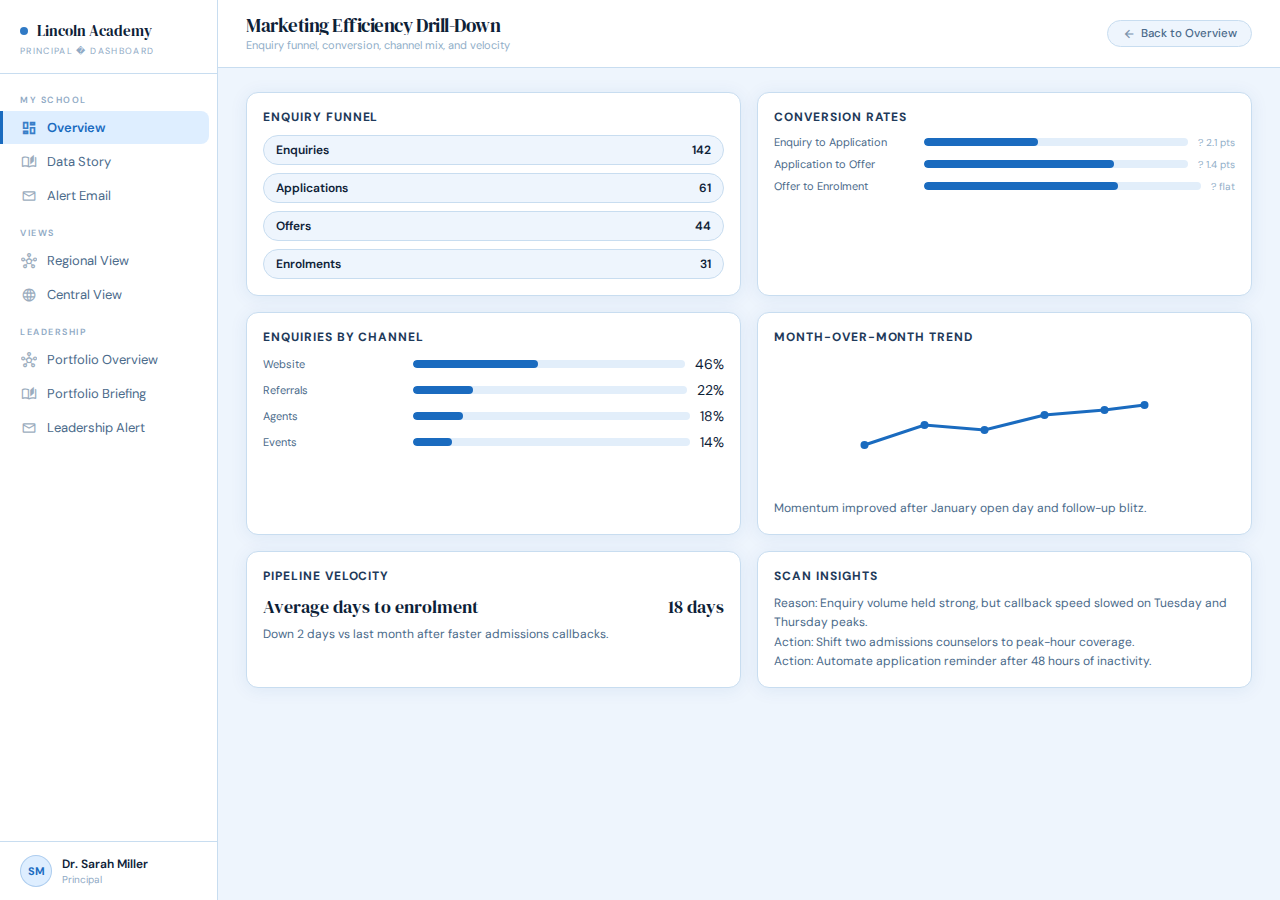
<file: drilldown-marketing.html>
<!DOCTYPE html>
<html lang="en">
<head>
<meta charset="UTF-8">
<meta name="viewport" content="width=device-width, initial-scale=1.0">
<title>Marketing Efficiency Drill-Down</title>
<link href="https://fonts.googleapis.com/css2?family=DM+Serif+Display:ital@0;1&family=DM+Sans:opsz,wght@9..40,300;9..40,400;9..40,500;9..40,600;9..40,700&display=swap" rel="stylesheet">
<link href="https://fonts.googleapis.com/css2?family=Material+Symbols+Outlined:opsz,wght,FILL,GRAD@20,400,0,0" rel="stylesheet" />
<link rel="stylesheet" href="styles.css">
</head>
<body>
<div class="app">
  <nav class="sb">
    <div class="sb-brand">
      <div class="sb-logo"><div class="sb-dot"></div><span class="sb-school">Lincoln Academy</span></div>
      <div class="sb-role">Principal � Dashboard</div>
    </div>
    <div class="sb-nav">
      <div class="sb-section">
        <div class="sb-lbl">My School</div>
        <ul>
          <li class="active"><a href="index.html"><i class="mi">dashboard</i>Overview</a></li>
          <li><a href="principal-datastory.html"><i class="mi">auto_stories</i>Data Story</a></li>
          <li><a href="principal-email-alert.html"><i class="mi">mail</i>Alert Email</a></li>
        </ul>
      </div>
      <div class="sb-section">
        <div class="sb-lbl">Views</div>
        <ul>
          <li><a href="regional-view.html"><i class="mi">hub</i>Regional View</a></li>
          <li><a href="central-view.html"><i class="mi">language</i>Central View</a></li>
        </ul>
      </div>
      <div class="sb-section">
        <div class="sb-lbl">Leadership</div>
        <ul>
          <li><a href="Leaders-dashboard.html"><i class="mi">hub</i>Portfolio Overview</a></li>
          <li><a href="Leaders-datastory.html"><i class="mi">auto_stories</i>Portfolio Briefing</a></li>
          <li><a href="Leaders-email-alert.html"><i class="mi">mail</i>Leadership Alert</a></li>
        </ul>
      </div>
    </div>
    <div class="sb-foot">
      <div class="av">
        <div class="av-ring">SM</div>
        <div><div class="av-name">Dr. Sarah Miller</div><div class="av-role">Principal</div></div>
      </div>
    </div>
  </nav>

  <main class="main">
    <header class="topbar">
      <div class="tb-left">
        <div class="tb-greeting">Marketing Efficiency Drill-Down</div>
        <div class="tb-date">Enquiry funnel, conversion, channel mix, and velocity</div>
      </div>
      <div class="tb-right">
        <a href="index.html" class="chip"><i class="mi">arrow_back</i>Back to Overview</a>
      </div>
    </header>

    <div class="scroll">
      <div class="panel-grid">
        <div class="panel">
          <h3>Enquiry Funnel</h3>
          <div class="funnel">
            <div class="funnel-step"><span>Enquiries</span><span>142</span></div>
            <div class="funnel-step"><span>Applications</span><span>61</span></div>
            <div class="funnel-step"><span>Offers</span><span>44</span></div>
            <div class="funnel-step"><span>Enrolments</span><span>31</span></div>
          </div>
        </div>

        <div class="panel">
          <h3>Conversion Rates</h3>
          <div class="chart-list">
            <div class="bar-row">
              <div class="bar-label">Enquiry to Application</div>
              <div class="bar-track"><div class="bar-fill" style="width:43%;"></div></div>
              <span class="trend-chip">? 2.1 pts</span>
            </div>
            <div class="bar-row">
              <div class="bar-label">Application to Offer</div>
              <div class="bar-track"><div class="bar-fill" style="width:72%;"></div></div>
              <span class="trend-chip">? 1.4 pts</span>
            </div>
            <div class="bar-row">
              <div class="bar-label">Offer to Enrolment</div>
              <div class="bar-track"><div class="bar-fill" style="width:70%;"></div></div>
              <span class="trend-chip">? flat</span>
            </div>
          </div>
        </div>

        <div class="panel">
          <h3>Enquiries by Channel</h3>
          <div class="chart-list">
            <div class="bar-row">
              <div class="bar-label">Website</div>
              <div class="bar-track"><div class="bar-fill" style="width:46%;"></div></div>
              <span>46%</span>
            </div>
            <div class="bar-row">
              <div class="bar-label">Referrals</div>
              <div class="bar-track"><div class="bar-fill" style="width:22%;"></div></div>
              <span>22%</span>
            </div>
            <div class="bar-row">
              <div class="bar-label">Agents</div>
              <div class="bar-track"><div class="bar-fill" style="width:18%;"></div></div>
              <span>18%</span>
            </div>
            <div class="bar-row">
              <div class="bar-label">Events</div>
              <div class="bar-track"><div class="bar-fill" style="width:14%;"></div></div>
              <span>14%</span>
            </div>
          </div>
        </div>

        <div class="panel">
          <h3>Month-over-Month Trend</h3>
          <svg viewBox="0 0 320 140" width="100%" height="140" role="img" aria-label="Enquiry trend">
            <polyline points="20,90 80,70 140,75 200,60 260,55 300,50" fill="none" stroke="#1a6bbf" stroke-width="3" />
            <circle cx="20" cy="90" r="4" fill="#1a6bbf" />
            <circle cx="80" cy="70" r="4" fill="#1a6bbf" />
            <circle cx="140" cy="75" r="4" fill="#1a6bbf" />
            <circle cx="200" cy="60" r="4" fill="#1a6bbf" />
            <circle cx="260" cy="55" r="4" fill="#1a6bbf" />
            <circle cx="300" cy="50" r="4" fill="#1a6bbf" />
          </svg>
          <p>Momentum improved after January open day and follow-up blitz.</p>
        </div>

        <div class="panel">
          <h3>Pipeline Velocity</h3>
          <div class="simple-metric">
            <span>Average days to enrolment</span>
            <span>18 days</span>
          </div>
          <p class="note">Down 2 days vs last month after faster admissions callbacks.</p>
        </div>

        <div class="panel">
          <h3>SCAN Insights</h3>
          <p>Reason: Enquiry volume held strong, but callback speed slowed on Tuesday and Thursday peaks.</p>
          <p>Action: Shift two admissions counselors to peak-hour coverage.</p>
          <p>Action: Automate application reminder after 48 hours of inactivity.</p>
        </div>
      </div>
    </div>
  </main>
</div>
</body>
</html>
</file>
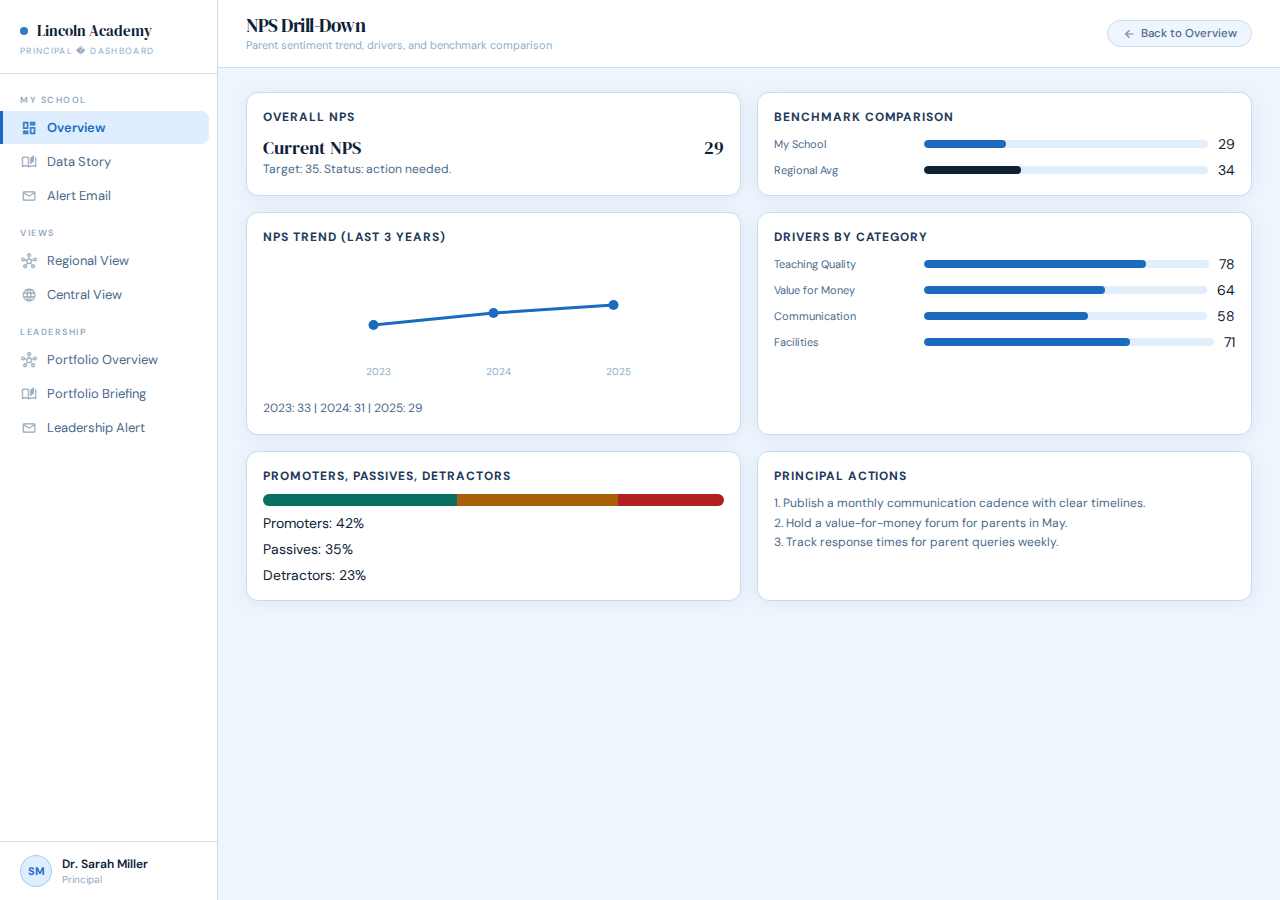
<file: drilldown-nps.html>
<!DOCTYPE html>
<html lang="en">
<head>
<meta charset="UTF-8">
<meta name="viewport" content="width=device-width, initial-scale=1.0">
<title>NPS Drill-Down</title>
<link href="https://fonts.googleapis.com/css2?family=DM+Serif+Display:ital@0;1&family=DM+Sans:opsz,wght@9..40,300;9..40,400;9..40,500;9..40,600;9..40,700&display=swap" rel="stylesheet">
<link href="https://fonts.googleapis.com/css2?family=Material+Symbols+Outlined:opsz,wght,FILL,GRAD@20,400,0,0" rel="stylesheet" />
<link rel="stylesheet" href="styles.css">
</head>
<body>
<div class="app">
  <nav class="sb">
    <div class="sb-brand">
      <div class="sb-logo"><div class="sb-dot"></div><span class="sb-school">Lincoln Academy</span></div>
      <div class="sb-role">Principal � Dashboard</div>
    </div>
    <div class="sb-nav">
      <div class="sb-section">
        <div class="sb-lbl">My School</div>
        <ul>
          <li class="active"><a href="index.html"><i class="mi">dashboard</i>Overview</a></li>
          <li><a href="principal-datastory.html"><i class="mi">auto_stories</i>Data Story</a></li>
          <li><a href="principal-email-alert.html"><i class="mi">mail</i>Alert Email</a></li>
        </ul>
      </div>
      <div class="sb-section">
        <div class="sb-lbl">Views</div>
        <ul>
          <li><a href="regional-view.html"><i class="mi">hub</i>Regional View</a></li>
          <li><a href="central-view.html"><i class="mi">language</i>Central View</a></li>
        </ul>
      </div>
      <div class="sb-section">
        <div class="sb-lbl">Leadership</div>
        <ul>
          <li><a href="Leaders-dashboard.html"><i class="mi">hub</i>Portfolio Overview</a></li>
          <li><a href="Leaders-datastory.html"><i class="mi">auto_stories</i>Portfolio Briefing</a></li>
          <li><a href="Leaders-email-alert.html"><i class="mi">mail</i>Leadership Alert</a></li>
        </ul>
      </div>
    </div>
    <div class="sb-foot">
      <div class="av">
        <div class="av-ring">SM</div>
        <div><div class="av-name">Dr. Sarah Miller</div><div class="av-role">Principal</div></div>
      </div>
    </div>
  </nav>

  <main class="main">
    <header class="topbar">
      <div class="tb-left">
        <div class="tb-greeting">NPS Drill-Down</div>
        <div class="tb-date">Parent sentiment trend, drivers, and benchmark comparison</div>
      </div>
      <div class="tb-right">
        <a href="index.html" class="chip"><i class="mi">arrow_back</i>Back to Overview</a>
      </div>
    </header>

    <div class="scroll">
      <div class="panel-grid">
        <div class="panel">
          <h3>Overall NPS</h3>
          <div class="simple-metric">
            <span>Current NPS</span>
            <span>29</span>
          </div>
          <p>Target: 35. Status: action needed.</p>
        </div>

        <div class="panel">
          <h3>Benchmark Comparison</h3>
          <div class="chart-list">
            <div class="bar-row">
              <div class="bar-label">My School</div>
              <div class="bar-track"><div class="bar-fill" style="width:29%;"></div></div>
              <span>29</span>
            </div>
            <div class="bar-row">
              <div class="bar-label">Regional Avg</div>
              <div class="bar-track"><div class="bar-fill" style="width:34%;background:var(--navy);"></div></div>
              <span>34</span>
            </div>
          </div>
        </div>

        <div class="panel">
          <h3>NPS Trend (Last 3 Years)</h3>
          <svg viewBox="0 0 320 140" width="100%" height="140" role="img" aria-label="NPS trend">
            <polyline points="40,70 160,58 280,50" fill="none" stroke="#1a6bbf" stroke-width="3" />
            <circle cx="40" cy="70" r="5" fill="#1a6bbf" />
            <circle cx="160" cy="58" r="5" fill="#1a6bbf" />
            <circle cx="280" cy="50" r="5" fill="#1a6bbf" />
            <text x="32" y="120" fill="#90aec8" font-size="10">2023</text>
            <text x="152" y="120" fill="#90aec8" font-size="10">2024</text>
            <text x="272" y="120" fill="#90aec8" font-size="10">2025</text>
          </svg>
          <p>2023: 33 | 2024: 31 | 2025: 29</p>
        </div>

        <div class="panel">
          <h3>Drivers by Category</h3>
          <div class="chart-list">
            <div class="bar-row">
              <div class="bar-label">Teaching Quality</div>
              <div class="bar-track"><div class="bar-fill" style="width:78%;"></div></div>
              <span>78</span>
            </div>
            <div class="bar-row">
              <div class="bar-label">Value for Money</div>
              <div class="bar-track"><div class="bar-fill" style="width:64%;"></div></div>
              <span>64</span>
            </div>
            <div class="bar-row">
              <div class="bar-label">Communication</div>
              <div class="bar-track"><div class="bar-fill" style="width:58%;"></div></div>
              <span>58</span>
            </div>
            <div class="bar-row">
              <div class="bar-label">Facilities</div>
              <div class="bar-track"><div class="bar-fill" style="width:71%;"></div></div>
              <span>71</span>
            </div>
          </div>
        </div>

        <div class="panel">
          <h3>Promoters, Passives, Detractors</h3>
          <div class="stack-bar" aria-label="NPS distribution">
            <div class="stack-segment stack-green" style="width:42%;"></div>
            <div class="stack-segment stack-amber" style="width:35%;"></div>
            <div class="stack-segment stack-red" style="width:23%;"></div>
          </div>
          <div class="chart-list" style="margin-top:8px;">
            <div class="bar-row"><span>Promoters: 42%</span></div>
            <div class="bar-row"><span>Passives: 35%</span></div>
            <div class="bar-row"><span>Detractors: 23%</span></div>
          </div>
        </div>

        <div class="panel">
          <h3>Principal Actions</h3>
          <p>1. Publish a monthly communication cadence with clear timelines.</p>
          <p>2. Hold a value-for-money forum for parents in May.</p>
          <p>3. Track response times for parent queries weekly.</p>
        </div>
      </div>
    </div>
  </main>
</div>
</body>
</html>
</file>
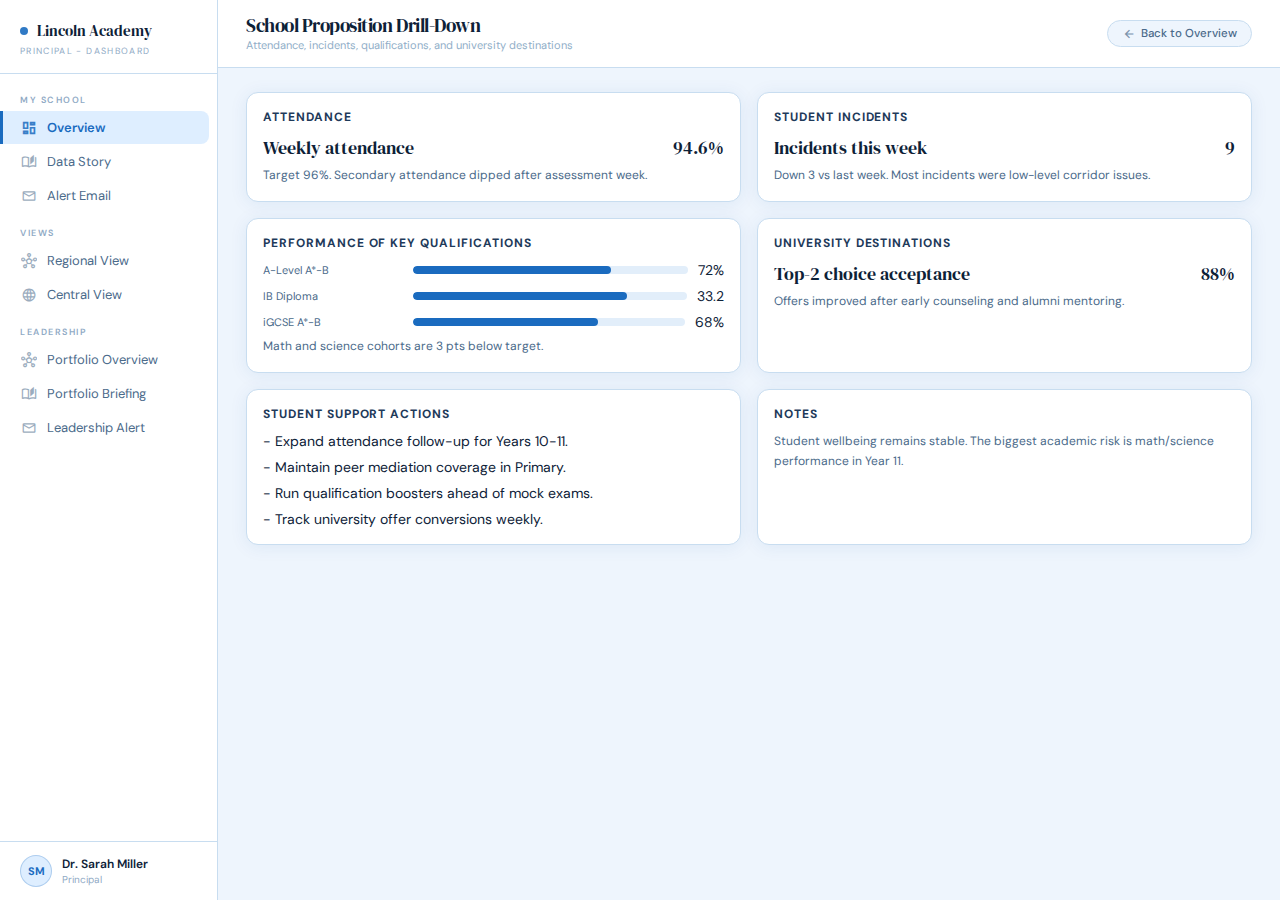
<file: drilldown-proposition.html>
﻿<!DOCTYPE html>
<html lang="en">
<head>
<meta charset="UTF-8">
<meta name="viewport" content="width=device-width, initial-scale=1.0">
<title>School Proposition Drill-Down</title>
<link href="https://fonts.googleapis.com/css2?family=DM+Serif+Display:ital@0;1&family=DM+Sans:opsz,wght@9..40,300;9..40,400;9..40,500;9..40,600;9..40,700&display=swap" rel="stylesheet">
<link href="https://fonts.googleapis.com/css2?family=Material+Symbols+Outlined:opsz,wght,FILL,GRAD@20,400,0,0" rel="stylesheet" />
<link rel="stylesheet" href="styles.css">
</head>
<body>
<div class="app">
  <nav class="sb">
    <div class="sb-brand">
      <div class="sb-logo"><div class="sb-dot"></div><span class="sb-school">Lincoln Academy</span></div>
      <div class="sb-role">Principal - Dashboard</div>
    </div>
    <div class="sb-nav">
      <div class="sb-section">
        <div class="sb-lbl">My School</div>
        <ul>
          <li class="active"><a href="index.html"><i class="mi">dashboard</i>Overview</a></li>
          <li><a href="principal-datastory.html"><i class="mi">auto_stories</i>Data Story</a></li>
          <li><a href="principal-email-alert.html"><i class="mi">mail</i>Alert Email</a></li>
        </ul>
      </div>
      <div class="sb-section">
        <div class="sb-lbl">Views</div>
        <ul>
          <li><a href="regional-view.html"><i class="mi">hub</i>Regional View</a></li>
          <li><a href="central-view.html"><i class="mi">language</i>Central View</a></li>
        </ul>
      </div>
      <div class="sb-section">
        <div class="sb-lbl">Leadership</div>
        <ul>
          <li><a href="Leaders-dashboard.html"><i class="mi">hub</i>Portfolio Overview</a></li>
          <li><a href="Leaders-datastory.html"><i class="mi">auto_stories</i>Portfolio Briefing</a></li>
          <li><a href="Leaders-email-alert.html"><i class="mi">mail</i>Leadership Alert</a></li>
        </ul>
      </div>
    </div>
    <div class="sb-foot">
      <div class="av">
        <div class="av-ring">SM</div>
        <div><div class="av-name">Dr. Sarah Miller</div><div class="av-role">Principal</div></div>
      </div>
    </div>
  </nav>

  <main class="main">
    <header class="topbar">
      <div class="tb-left">
        <div class="tb-greeting">School Proposition Drill-Down</div>
        <div class="tb-date">Attendance, incidents, qualifications, and university destinations</div>
      </div>
      <div class="tb-right">
        <a href="index.html" class="chip"><i class="mi">arrow_back</i>Back to Overview</a>
      </div>
    </header>

    <div class="scroll">
      <div class="panel-grid">
        <div class="panel">
          <h3>Attendance</h3>
          <div class="simple-metric">
            <span>Weekly attendance</span>
            <span>94.6%</span>
          </div>
          <p class="note">Target 96%. Secondary attendance dipped after assessment week.</p>
        </div>

        <div class="panel">
          <h3>Student Incidents</h3>
          <div class="simple-metric">
            <span>Incidents this week</span>
            <span>9</span>
          </div>
          <p class="note">Down 3 vs last week. Most incidents were low-level corridor issues.</p>
        </div>

        <div class="panel">
          <h3>Performance of Key Qualifications</h3>
          <div class="chart-list">
            <div class="bar-row"><div class="bar-label">A-Level A*-B</div><div class="bar-track"><div class="bar-fill" style="width:72%;"></div></div><span>72%</span></div>
            <div class="bar-row"><div class="bar-label">IB Diploma</div><div class="bar-track"><div class="bar-fill" style="width:78%;"></div></div><span>33.2</span></div>
            <div class="bar-row"><div class="bar-label">iGCSE A*-B</div><div class="bar-track"><div class="bar-fill" style="width:68%;"></div></div><span>68%</span></div>
          </div>
          <p class="note">Math and science cohorts are 3 pts below target.</p>
        </div>

        <div class="panel">
          <h3>University Destinations</h3>
          <div class="simple-metric">
            <span>Top-2 choice acceptance</span>
            <span>88%</span>
          </div>
          <p class="note">Offers improved after early counseling and alumni mentoring.</p>
        </div>

        <div class="panel">
          <h3>Student Support Actions</h3>
          <div class="chart-list">
            <div>- Expand attendance follow-up for Years 10-11.</div>
            <div>- Maintain peer mediation coverage in Primary.</div>
            <div>- Run qualification boosters ahead of mock exams.</div>
            <div>- Track university offer conversions weekly.</div>
          </div>
        </div>

        <div class="panel">
          <h3>Notes</h3>
          <p>Student wellbeing remains stable. The biggest academic risk is math/science performance in Year 11.</p>
        </div>
      </div>
    </div>
  </main>
</div>
</body>
</html>
</file>
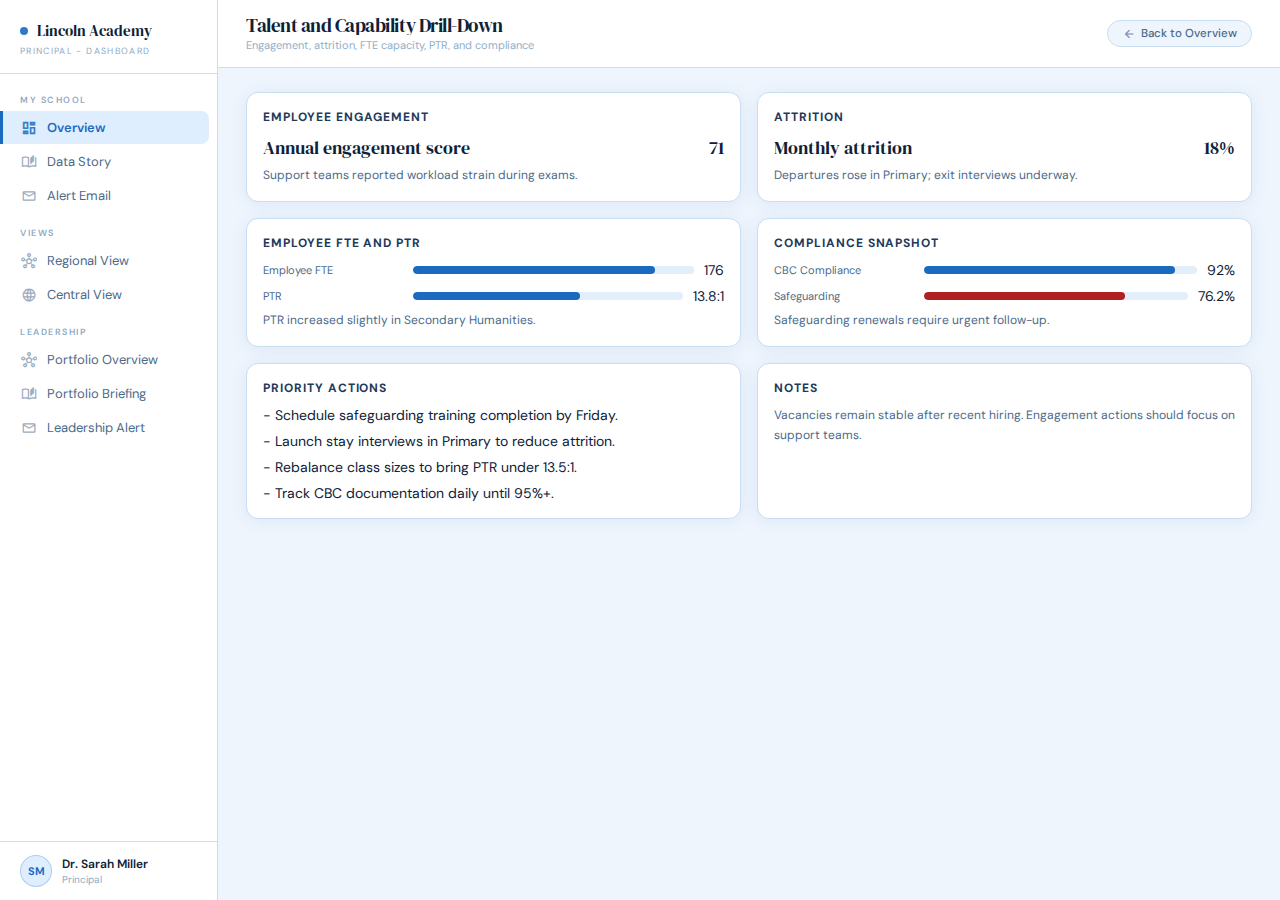
<file: drilldown-talent.html>
﻿<!DOCTYPE html>
<html lang="en">
<head>
<meta charset="UTF-8">
<meta name="viewport" content="width=device-width, initial-scale=1.0">
<title>Talent and Capability Drill-Down</title>
<link href="https://fonts.googleapis.com/css2?family=DM+Serif+Display:ital@0;1&family=DM+Sans:opsz,wght@9..40,300;9..40,400;9..40,500;9..40,600;9..40,700&display=swap" rel="stylesheet">
<link href="https://fonts.googleapis.com/css2?family=Material+Symbols+Outlined:opsz,wght,FILL,GRAD@20,400,0,0" rel="stylesheet" />
<link rel="stylesheet" href="styles.css">
</head>
<body>
<div class="app">
  <nav class="sb">
    <div class="sb-brand">
      <div class="sb-logo"><div class="sb-dot"></div><span class="sb-school">Lincoln Academy</span></div>
      <div class="sb-role">Principal - Dashboard</div>
    </div>
    <div class="sb-nav">
      <div class="sb-section">
        <div class="sb-lbl">My School</div>
        <ul>
          <li class="active"><a href="index.html"><i class="mi">dashboard</i>Overview</a></li>
          <li><a href="principal-datastory.html"><i class="mi">auto_stories</i>Data Story</a></li>
          <li><a href="principal-email-alert.html"><i class="mi">mail</i>Alert Email</a></li>
        </ul>
      </div>
      <div class="sb-section">
        <div class="sb-lbl">Views</div>
        <ul>
          <li><a href="regional-view.html"><i class="mi">hub</i>Regional View</a></li>
          <li><a href="central-view.html"><i class="mi">language</i>Central View</a></li>
        </ul>
      </div>
      <div class="sb-section">
        <div class="sb-lbl">Leadership</div>
        <ul>
          <li><a href="Leaders-dashboard.html"><i class="mi">hub</i>Portfolio Overview</a></li>
          <li><a href="Leaders-datastory.html"><i class="mi">auto_stories</i>Portfolio Briefing</a></li>
          <li><a href="Leaders-email-alert.html"><i class="mi">mail</i>Leadership Alert</a></li>
        </ul>
      </div>
    </div>
    <div class="sb-foot">
      <div class="av">
        <div class="av-ring">SM</div>
        <div><div class="av-name">Dr. Sarah Miller</div><div class="av-role">Principal</div></div>
      </div>
    </div>
  </nav>

  <main class="main">
    <header class="topbar">
      <div class="tb-left">
        <div class="tb-greeting">Talent and Capability Drill-Down</div>
        <div class="tb-date">Engagement, attrition, FTE capacity, PTR, and compliance</div>
      </div>
      <div class="tb-right">
        <a href="index.html" class="chip"><i class="mi">arrow_back</i>Back to Overview</a>
      </div>
    </header>

    <div class="scroll">
      <div class="panel-grid">
        <div class="panel">
          <h3>Employee Engagement</h3>
          <div class="simple-metric">
            <span>Annual engagement score</span>
            <span>71</span>
          </div>
          <p class="note">Support teams reported workload strain during exams.</p>
        </div>

        <div class="panel">
          <h3>Attrition</h3>
          <div class="simple-metric">
            <span>Monthly attrition</span>
            <span>18%</span>
          </div>
          <p class="note">Departures rose in Primary; exit interviews underway.</p>
        </div>

        <div class="panel">
          <h3>Employee FTE and PTR</h3>
          <div class="chart-list">
            <div class="bar-row"><div class="bar-label">Employee FTE</div><div class="bar-track"><div class="bar-fill" style="width:86%;"></div></div><span>176</span></div>
            <div class="bar-row"><div class="bar-label">PTR</div><div class="bar-track"><div class="bar-fill" style="width:62%;"></div></div><span>13.8:1</span></div>
          </div>
          <p class="note">PTR increased slightly in Secondary Humanities.</p>
        </div>

        <div class="panel">
          <h3>Compliance Snapshot</h3>
          <div class="chart-list">
            <div class="bar-row"><div class="bar-label">CBC Compliance</div><div class="bar-track"><div class="bar-fill" style="width:92%;"></div></div><span>92%</span></div>
            <div class="bar-row"><div class="bar-label">Safeguarding</div><div class="bar-track"><div class="bar-fill" style="width:76%;background:var(--red);"></div></div><span>76.2%</span></div>
          </div>
          <p class="note">Safeguarding renewals require urgent follow-up.</p>
        </div>

        <div class="panel">
          <h3>Priority Actions</h3>
          <div class="chart-list">
            <div>- Schedule safeguarding training completion by Friday.</div>
            <div>- Launch stay interviews in Primary to reduce attrition.</div>
            <div>- Rebalance class sizes to bring PTR under 13.5:1.</div>
            <div>- Track CBC documentation daily until 95%+.</div>
          </div>
        </div>

        <div class="panel">
          <h3>Notes</h3>
          <p>Vacancies remain stable after recent hiring. Engagement actions should focus on support teams.</p>
        </div>
      </div>
    </div>
  </main>
</div>
</body>
</html>
</file>
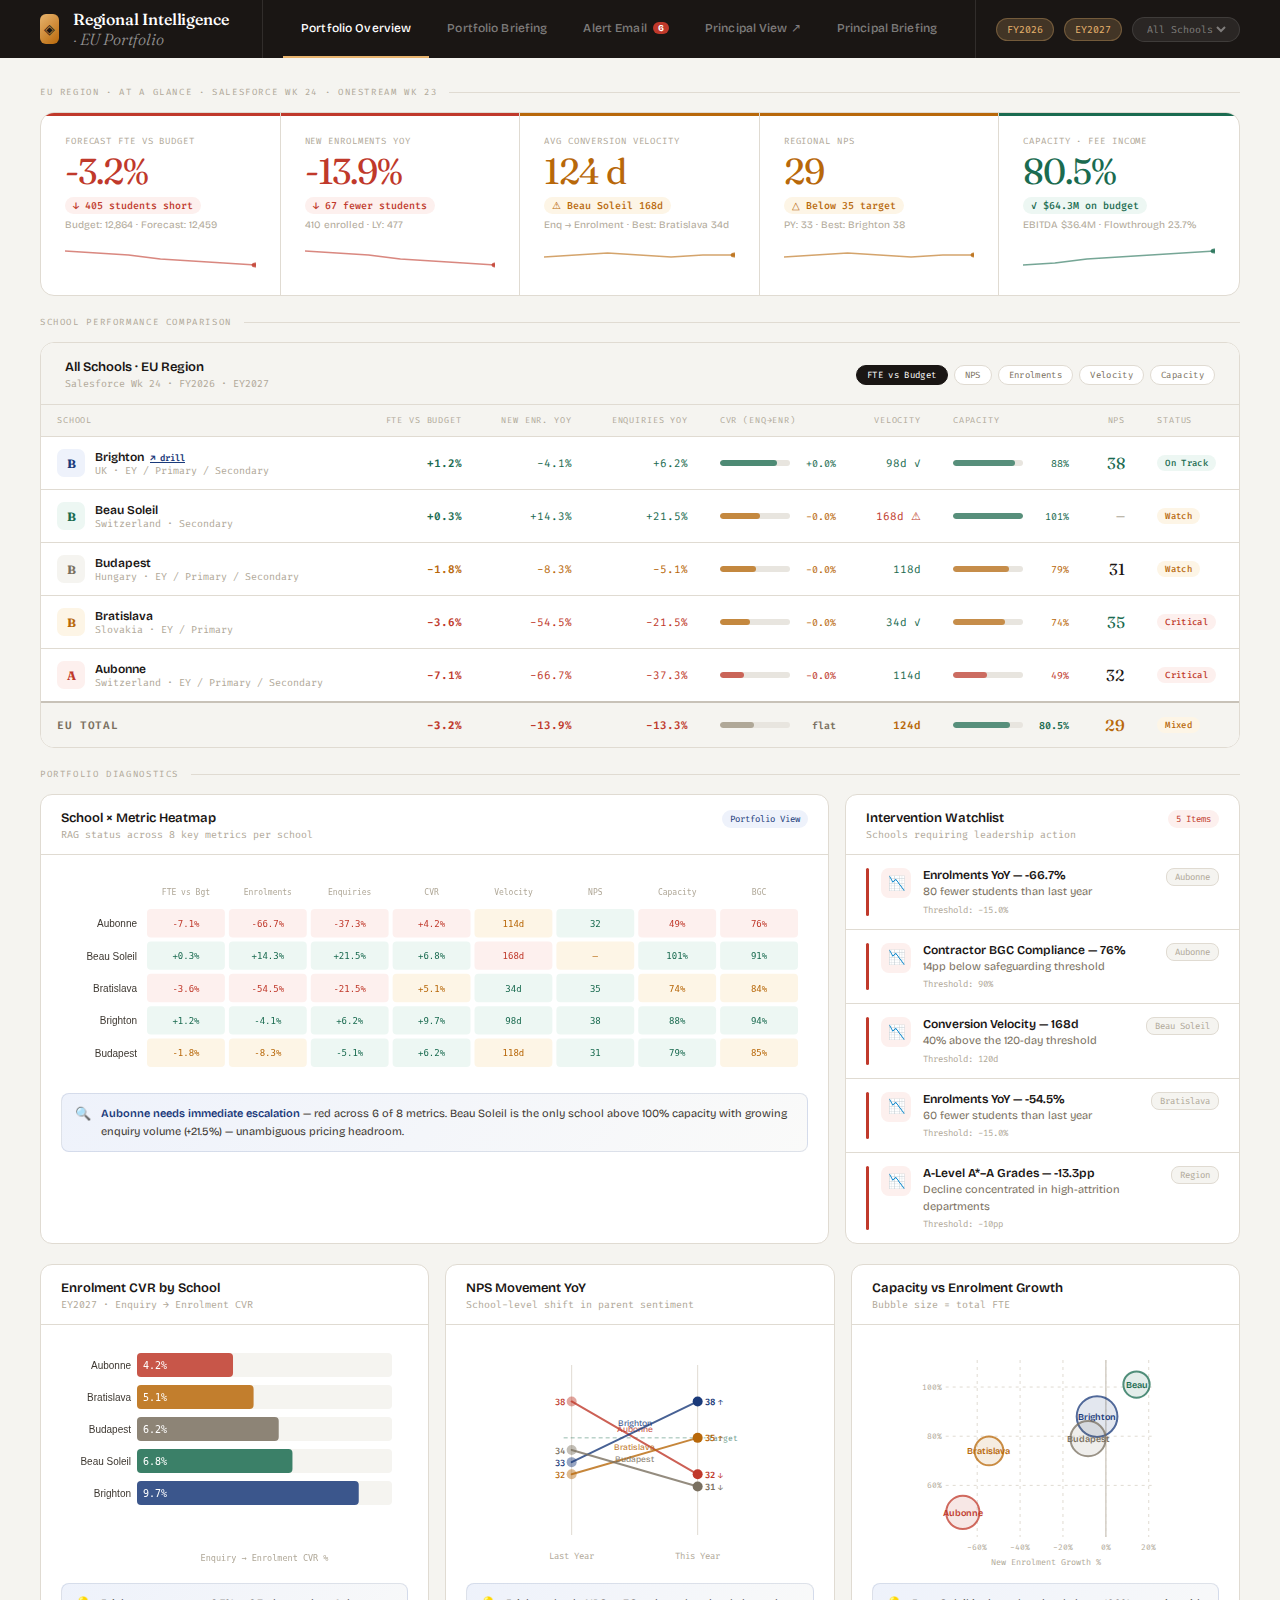
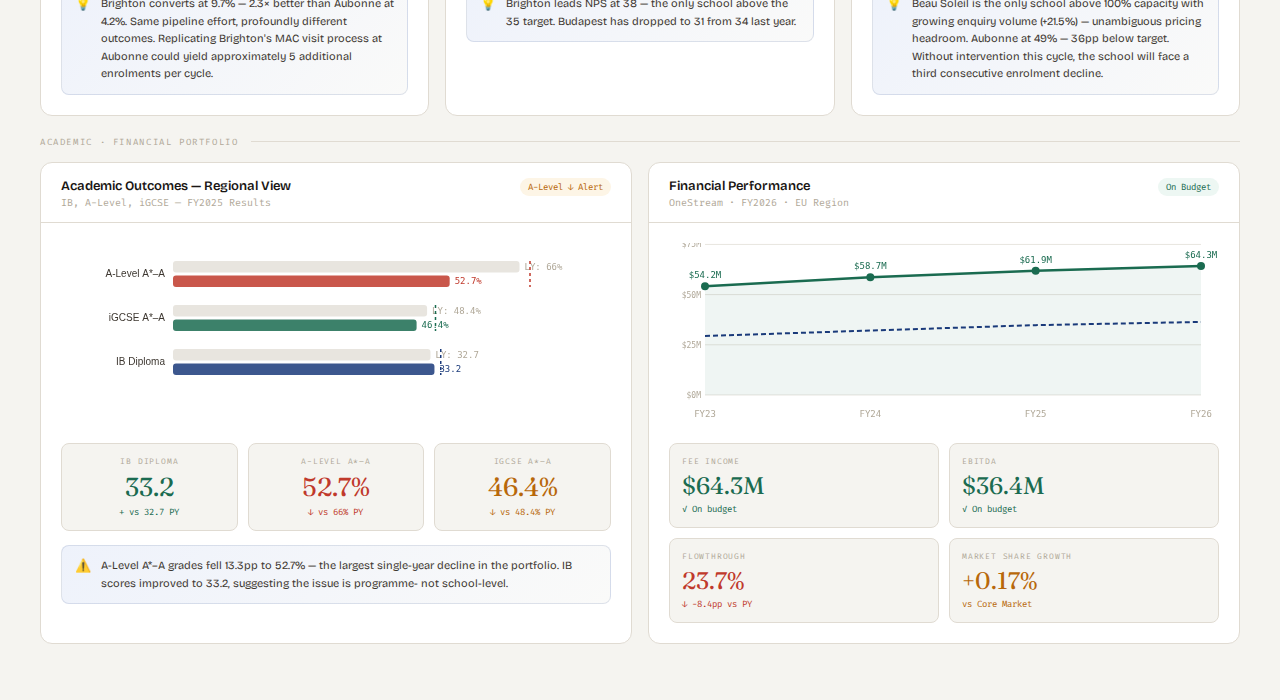
<file: Leaders-dahsboard.html>
<!DOCTYPE html>
<html lang="en">
<head>
<meta charset="UTF-8">
<meta name="viewport" content="width=device-width, initial-scale=1.0">
<title>Regional Intelligence — EU Portfolio Overview</title>
<link href="https://fonts.googleapis.com/css2?family=Fraunces:ital,opsz,wght@0,9..144,300;0,9..144,400;0,9..144,500;0,9..144,600;1,9..144,300;1,9..144,400&family=Bricolage+Grotesque:wght@300;400;500;600;700&family=Fira+Code:wght@300;400;500&display=swap" rel="stylesheet">
<style>
:root{
  --stone-50:#fafaf9;--stone-100:#f5f4f0;--stone-200:#e8e5df;--stone-300:#d4cfc6;
  --stone-400:#a89e90;--stone-500:#7a7060;--stone-600:#5a5248;--stone-700:#3d3730;
  --stone-800:#26211c;--stone-900:#141210;
  --ink:#1a1614;--ink-mid:#3d3730;--ink-soft:#7a7060;--ink-ghost:#b0a898;
  --border:#e0dbd2;--border-strong:#c8c2b8;
  --crimson:#c0392b;--crimson-dim:#fdf0ee;--crimson-mid:#e8a09a;
  --emerald:#1a6b50;--emerald-dim:#edf7f3;--emerald-mid:#6ec4a0;
  --amber:#b8680a;--amber-dim:#fdf5e6;--amber-mid:#e8b46e;
  --cobalt:#1a3a7a;--cobalt-dim:#eef2fb;--cobalt-mid:#7a9ee8;
  --paper:var(--stone-50);--surface:#ffffff;--raised:var(--stone-100);
}
*,*::before,*::after{box-sizing:border-box;margin:0;padding:0;}
body{font-family:'Bricolage Grotesque',sans-serif;background:var(--stone-100);color:var(--ink);min-height:100vh;overflow-x:hidden;}
a{color:inherit;text-decoration:none;}

.header{background:var(--ink);padding:0 40px;display:flex;align-items:stretch;height:58px;position:sticky;top:0;z-index:200;gap:0;}
.header-brand{display:flex;align-items:center;gap:14px;padding-right:32px;border-right:1px solid rgba(255,255,255,0.1);}
.header-logo{width:30px;height:30px;background:linear-gradient(135deg,var(--amber-mid),var(--amber));border-radius:6px;display:flex;align-items:center;justify-content:center;font-size:14px;}
.header-name{font-family:'Fraunces',serif;font-size:16px;font-weight:500;color:#fff;letter-spacing:-0.01em;}
.header-name span{font-style:italic;font-weight:300;color:rgba(255,255,255,0.55);}
.header-nav{display:flex;align-items:stretch;gap:0;padding:0 20px;flex:1;}
.nav-tab{display:flex;align-items:center;padding:0 18px;font-size:12px;font-weight:500;color:rgba(255,255,255,0.45);cursor:pointer;border-bottom:2px solid transparent;transition:all 0.15s;letter-spacing:0.01em;white-space:nowrap;}
.nav-tab:hover{color:rgba(255,255,255,0.75);}
.nav-tab.active{color:#fff;border-bottom-color:var(--amber-mid);}
.nav-badge{background:var(--crimson);color:#fff;font-size:9px;font-weight:700;padding:1px 5px;border-radius:8px;margin-left:6px;}
.header-right{display:flex;align-items:center;gap:10px;padding-left:20px;border-left:1px solid rgba(255,255,255,0.1);}
.hdr-chip{font-family:'Fira Code',monospace;font-size:10px;padding:4px 10px;border-radius:14px;cursor:pointer;transition:all 0.15s;white-space:nowrap;}
.hdr-chip.on{background:rgba(232,180,110,0.2);color:var(--amber-mid);border:1px solid rgba(232,180,110,0.3);}
.hdr-chip.off{background:rgba(255,255,255,0.07);color:rgba(255,255,255,0.4);border:1px solid rgba(255,255,255,0.1);}
.hdr-chip select{background:transparent;border:none;font-family:inherit;font-size:inherit;color:inherit;cursor:pointer;outline:none;}

.content{padding:28px 40px;}
.slabel{font-family:'Fira Code',monospace;font-size:9px;letter-spacing:0.18em;text-transform:uppercase;color:var(--ink-ghost);margin-bottom:14px;display:flex;align-items:center;gap:12px;}
.slabel::after{content:'';flex:1;height:1px;background:var(--border);}

/* Hero strip */
.region-hero{background:var(--surface);border:1px solid var(--border);border-radius:14px;margin-bottom:20px;overflow:hidden;display:grid;grid-template-columns:repeat(5,1fr);}
.hero-cell{padding:22px 24px;border-right:1px solid var(--border);position:relative;transition:background 0.15s;cursor:default;}
.hero-cell:last-child{border-right:none;}
.hero-cell:hover{background:var(--raised);}
.hero-cell::before{content:'';position:absolute;top:0;left:0;right:0;height:3px;background:var(--border);}
.hero-cell.bad::before{background:var(--crimson);}
.hero-cell.warn::before{background:var(--amber);}
.hero-cell.good::before{background:var(--emerald);}
.hero-cell.info::before{background:var(--cobalt);}
.hc-label{font-family:'Fira Code',monospace;font-size:9px;letter-spacing:0.1em;text-transform:uppercase;color:var(--ink-ghost);margin-bottom:6px;}
.hc-value{font-family:'Fraunces',serif;font-size:36px;font-weight:400;letter-spacing:-0.03em;line-height:1;color:var(--ink);}
.hc-value.bad{color:var(--crimson);}.hc-value.warn{color:var(--amber);}.hc-value.good{color:var(--emerald);}
.hc-delta{display:inline-flex;align-items:center;gap:3px;font-family:'Fira Code',monospace;font-size:10px;font-weight:500;padding:2px 8px;border-radius:10px;margin-top:8px;}
.hc-delta.dn{background:var(--crimson-dim);color:var(--crimson);}
.hc-delta.up{background:var(--emerald-dim);color:var(--emerald);}
.hc-delta.fl{background:var(--stone-100);color:var(--ink-soft);}
.hc-delta.wn{background:var(--amber-dim);color:var(--amber);}
.hc-sub{font-size:10px;color:var(--ink-ghost);margin-top:5px;}
.hc-spark{margin-top:10px;}

/* Table */
.school-table-wrap{background:var(--surface);border:1px solid var(--border);border-radius:14px;overflow:hidden;margin-bottom:20px;}
.school-table-head{padding:16px 24px 14px;display:flex;align-items:center;justify-content:space-between;border-bottom:1px solid var(--border);background:var(--raised);}
.sth-title{font-size:13px;font-weight:600;color:var(--ink);}
.sth-sub{font-size:10px;color:var(--ink-ghost);font-family:'Fira Code',monospace;margin-top:2px;}
.sort-btns{display:flex;gap:6px;}
.sort-btn{font-family:'Fira Code',monospace;font-size:9px;padding:3px 10px;border-radius:12px;cursor:pointer;border:1px solid var(--border);color:var(--ink-soft);background:var(--surface);transition:all 0.15s;letter-spacing:0.04em;}
.sort-btn:hover{border-color:var(--border-strong);color:var(--ink);}
.sort-btn.on{background:var(--ink);color:#fff;border-color:var(--ink);}
.school-table{width:100%;border-collapse:collapse;}
.school-table th{font-family:'Fira Code',monospace;font-size:8.5px;letter-spacing:0.1em;text-transform:uppercase;color:var(--ink-ghost);font-weight:400;padding:10px 16px;text-align:left;border-bottom:1px solid var(--border);white-space:nowrap;background:var(--raised);}
.school-table th.num{text-align:right;}
.school-table td{padding:12px 16px;font-size:12px;color:var(--ink-mid);border-bottom:1px solid var(--border);vertical-align:middle;}
.school-table tr:last-child td{border-bottom:none;}
.school-table tr:hover td{background:var(--raised);}
.school-table td.num{text-align:right;}
.school-name-cell{display:flex;align-items:center;gap:10px;}
.school-initial{width:28px;height:28px;border-radius:7px;display:flex;align-items:center;justify-content:center;font-size:12px;font-weight:700;flex-shrink:0;font-family:'Fraunces',serif;}
.school-nm{font-size:12px;font-weight:600;color:var(--ink);}
.school-loc{font-size:10px;color:var(--ink-ghost);font-family:'Fira Code',monospace;}
.ibar-wrap{display:flex;align-items:center;gap:8px;}
.ibar-track{flex:1;height:6px;background:var(--stone-200);border-radius:3px;overflow:hidden;min-width:60px;}
.ibar-fill{height:100%;border-radius:3px;}
.ibar-val{font-family:'Fira Code',monospace;font-size:10px;min-width:38px;text-align:right;}
.sdot{width:8px;height:8px;border-radius:50%;display:inline-block;margin-right:5px;}
.sdot.red{background:var(--crimson);}.sdot.amber{background:var(--amber);}.sdot.green{background:var(--emerald);}
.rag{display:inline-flex;align-items:center;font-family:'Fira Code',monospace;font-size:9px;font-weight:500;padding:2px 8px;border-radius:10px;letter-spacing:0.04em;}
.rag.r{background:var(--crimson-dim);color:var(--crimson);}
.rag.a{background:var(--amber-dim);color:var(--amber);}
.rag.g{background:var(--emerald-dim);color:var(--emerald);}
.total-row td{background:var(--stone-100);font-weight:600;border-top:2px solid var(--border-strong)!important;}
.drill-link{font-family:'Fira Code',monospace;font-size:9px;color:var(--cobalt);text-decoration:underline;margin-left:6px;cursor:pointer;}

/* Grids */
.grid-3{display:grid;grid-template-columns:1fr 1fr 1fr;gap:16px;margin-bottom:20px;}
.grid-2-1{display:grid;grid-template-columns:2fr 1fr;gap:16px;margin-bottom:20px;}
.grid-2{display:grid;grid-template-columns:1fr 1fr;gap:16px;margin-bottom:20px;}

/* Cards */
.card{background:var(--surface);border:1px solid var(--border);border-radius:12px;overflow:hidden;}
.card-head{padding:15px 20px 13px;border-bottom:1px solid var(--border);display:flex;align-items:flex-start;justify-content:space-between;}
.card-title{font-size:13px;font-weight:600;color:var(--ink);}
.card-sub{font-size:10px;color:var(--ink-ghost);font-family:'Fira Code',monospace;margin-top:2px;}
.card-body{padding:20px;}
.badge{font-family:'Fira Code',monospace;font-size:9px;padding:3px 8px;border-radius:10px;}
.badge-r{background:var(--crimson-dim);color:var(--crimson);}
.badge-a{background:var(--amber-dim);color:var(--amber);}
.badge-g{background:var(--emerald-dim);color:var(--emerald);}
.badge-b{background:var(--cobalt-dim);color:var(--cobalt);}

/* Watchlist */
.watchlist-row{display:flex;align-items:flex-start;gap:12px;padding:13px 20px;border-bottom:1px solid var(--border);transition:background 0.12s;cursor:default;}
.watchlist-row:last-child{border-bottom:none;}
.watchlist-row:hover{background:var(--raised);}
.watch-sev{width:3px;align-self:stretch;border-radius:2px;flex-shrink:0;}
.watch-sev.critical{background:var(--crimson);}.watch-sev.warn{background:var(--amber);}
.watch-icon{width:30px;height:30px;border-radius:8px;display:flex;align-items:center;justify-content:center;font-size:14px;flex-shrink:0;}
.wi-red{background:var(--crimson-dim);}.wi-amber{background:var(--amber-dim);}
.watch-body{flex:1;}
.watch-title{font-size:12px;font-weight:600;color:var(--ink);margin-bottom:2px;}
.watch-desc{font-size:11px;color:var(--ink-soft);line-height:1.5;}
.watch-metric{font-family:'Fira Code',monospace;font-size:9px;color:var(--ink-ghost);margin-top:3px;}
.watch-school{font-family:'Fira Code',monospace;font-size:9px;color:var(--ink-ghost);padding:2px 8px;background:var(--raised);border-radius:8px;border:1px solid var(--border);flex-shrink:0;white-space:nowrap;}

/* Insight box */
.insight{display:flex;gap:10px;align-items:flex-start;background:linear-gradient(135deg,var(--cobalt-dim),var(--stone-50));border:1px solid rgba(26,58,122,0.12);border-radius:8px;padding:11px 13px;margin-top:14px;}
.insight-icon{font-size:13px;flex-shrink:0;margin-top:1px;}
.insight-text{font-size:11px;color:var(--ink-mid);line-height:1.6;}
.insight-text strong{color:var(--cobalt);font-weight:600;}

/* Metric rows */
.mrow{display:flex;align-items:center;justify-content:space-between;padding:9px 0;border-bottom:1px solid var(--border);}
.mrow:last-child{border-bottom:none;}
.mrow-name{font-size:11px;color:var(--ink-mid);}
.mrow-right{display:flex;align-items:center;gap:10px;}
.mrow-val{font-family:'Fraunces',serif;font-size:18px;font-weight:400;color:var(--ink);}
.mrow-delta{font-family:'Fira Code',monospace;font-size:9px;}

/* Animations */
@keyframes slideUp{from{opacity:0;transform:translateY(12px);}to{opacity:1;transform:translateY(0);}}
@keyframes drawLine{from{stroke-dashoffset:500;}to{stroke-dashoffset:0;}}
.hero-cell{animation:slideUp 0.4s ease both;}
.hero-cell:nth-child(1){animation-delay:0.04s;}
.hero-cell:nth-child(2){animation-delay:0.08s;}
.hero-cell:nth-child(3){animation-delay:0.12s;}
.hero-cell:nth-child(4){animation-delay:0.16s;}
.hero-cell:nth-child(5){animation-delay:0.20s;}
.card,.school-table-wrap{animation:slideUp 0.4s ease 0.15s both;}
.aline{stroke-dasharray:500;animation:drawLine 1.8s ease 0.3s both;}

/* Tooltip */
.tip-box{position:fixed;background:var(--ink);color:#fff;padding:8px 12px;border-radius:8px;font-size:11px;font-family:'Fira Code',monospace;pointer-events:none;z-index:999;opacity:0;transition:opacity .15s;max-width:220px;line-height:1.5;}

::-webkit-scrollbar{width:5px;height:5px;}
::-webkit-scrollbar-track{background:transparent;}
::-webkit-scrollbar-thumb{background:var(--stone-300);border-radius:3px;}

@media(max-width:1100px){.grid-3{grid-template-columns:1fr 1fr;}.region-hero{grid-template-columns:repeat(3,1fr);}}
@media(max-width:800px){.content{padding:16px 18px;}.region-hero{grid-template-columns:1fr 1fr;}.grid-2-1,.grid-2{grid-template-columns:1fr;}}
</style>
</head>
<body>

<div class="tip-box" id="globalTip"></div>

<header class="header">
  <div class="header-brand">
    <div class="header-logo">◈</div>
    <div class="header-name">Regional Intelligence <span>· EU Portfolio</span></div>
  </div>
  <nav class="header-nav">
    <a href="Leaders-dahsboard.html" class="nav-tab active">Portfolio Overview</a>
    <a href="Leaders-datastory.html" class="nav-tab">Portfolio Briefing</a>
    <a href="Leaders-email-alert.html" class="nav-tab">Alert Email <span class="nav-badge" id="alertBadge">0</span></a>
    <a href="index.html" class="nav-tab">Principal View ↗</a>
    <a href="principal-datastory.html" class="nav-tab">Principal Briefing</a>
  </nav>
  <div class="header-right">
    <div class="hdr-chip on" id="metaFY">FY 2026</div>
    <div class="hdr-chip on" id="metaEY">EY 2027</div>
    <div class="hdr-chip off"><select id="schoolFilter"><option value="">All Schools</option></select></div>
  </div>
</header>

<div class="content">
  <div class="slabel" id="regionLabel">EU Region · At a Glance</div>

  <!-- HERO STRIP — populated by JS -->
  <div class="region-hero" id="heroStrip"></div>

  <!-- SCHOOL LEAGUE TABLE -->
  <div class="slabel">School Performance Comparison</div>
  <div class="school-table-wrap">
    <div class="school-table-head">
      <div>
        <div class="sth-title">All Schools · EU Region</div>
        <div class="sth-sub" id="tableSubLabel"></div>
      </div>
      <div class="sort-btns" id="sortBtns"></div>
    </div>
    <table class="school-table">
      <thead id="tableHead"></thead>
      <tbody id="tableBody"></tbody>
    </table>
  </div>

  <!-- PORTFOLIO DIAGNOSTICS -->
  <div class="slabel">Portfolio Diagnostics</div>
  <div class="grid-2-1">
    <div class="card">
      <div class="card-head">
        <div>
          <div class="card-title">School × Metric Heatmap</div>
          <div class="card-sub">RAG status across 8 key metrics per school</div>
        </div>
        <span class="badge badge-b">Portfolio View</span>
      </div>
      <div class="card-body">
        <canvas id="heatmapCanvas" height="200" style="width:100%;height:auto;"></canvas>
        <div class="insight"><div class="insight-icon">🔍</div><div class="insight-text" id="heatmapInsight"></div></div>
      </div>
    </div>
    <div class="card">
      <div class="card-head">
        <div>
          <div class="card-title">Intervention Watchlist</div>
          <div class="card-sub">Schools requiring leadership action</div>
        </div>
        <span class="badge badge-r" id="watchlistBadge">0 Items</span>
      </div>
      <div id="watchlistBody"></div>
    </div>
  </div>

  <!-- FUNNEL / NPS / CAPACITY -->
  <div class="grid-3">
    <div class="card">
      <div class="card-head">
        <div>
          <div class="card-title">Enrolment CVR by School</div>
          <div class="card-sub" id="cvrSubLabel"></div>
        </div>
      </div>
      <div class="card-body">
        <canvas id="funnelChart" height="220" style="width:100%;height:auto;"></canvas>
        <div class="insight"><div class="insight-icon">💡</div><div class="insight-text" id="cvrInsight"></div></div>
      </div>
    </div>
    <div class="card">
      <div class="card-head">
        <div>
          <div class="card-title">NPS Movement YoY</div>
          <div class="card-sub">School-level shift in parent sentiment</div>
        </div>
      </div>
      <div class="card-body">
        <svg id="slopeChart" viewBox="0 0 260 220" style="width:100%;height:220px;overflow:visible;"></svg>
        <div class="insight"><div class="insight-icon">💡</div><div class="insight-text" id="npsInsight"></div></div>
      </div>
    </div>
    <div class="card">
      <div class="card-head">
        <div>
          <div class="card-title">Capacity vs Enrolment Growth</div>
          <div class="card-sub">Bubble size = total FTE</div>
        </div>
      </div>
      <div class="card-body">
        <svg id="bubbleChart" viewBox="0 0 260 220" style="width:100%;height:220px;overflow:visible;"></svg>
        <div class="insight"><div class="insight-icon">💡</div><div class="insight-text" id="capacityInsight"></div></div>
      </div>
    </div>
  </div>

  <!-- ACADEMIC + FINANCIAL -->
  <div class="slabel">Academic · Financial Portfolio</div>
  <div class="grid-2" style="margin-bottom:28px;">
    <div class="card">
      <div class="card-head">
        <div>
          <div class="card-title">Academic Outcomes — Regional View</div>
          <div class="card-sub">IB, A-Level, iGCSE — FY2025 Results</div>
        </div>
        <span class="badge badge-a">A-Level ↓ Alert</span>
      </div>
      <div class="card-body">
        <canvas id="academicChart" height="180" style="width:100%;height:auto;"></canvas>
        <div style="display:grid;grid-template-columns:1fr 1fr 1fr;gap:10px;margin-top:16px;" id="academicCards"></div>
        <div class="insight"><div class="insight-icon">⚠️</div><div class="insight-text" id="academicInsight"></div></div>
      </div>
    </div>
    <div class="card">
      <div class="card-head">
        <div>
          <div class="card-title">Financial Performance</div>
          <div class="card-sub">OneStream · FY2026 · EU Region</div>
        </div>
        <span class="badge badge-g">On Budget</span>
      </div>
      <div class="card-body">
        <canvas id="finChart" height="180" style="width:100%;height:auto;"></canvas>
        <div style="display:grid;grid-template-columns:1fr 1fr;gap:10px;margin-top:16px;" id="financialCards"></div>
      </div>
    </div>
  </div>
</div>

<!-- Load data layer first -->
<script src="portfolio-data.js"></script>
<script>
(function () {
  const P = window.PORTFOLIO;
  const S = P.SCHOOLS;
  const R = P.REGIONAL;
  const INS = P.generateInsights();
  const ALERTS = P.getAlerts();

  // ── TOOLTIP ─────────────────────────────────────────────────────────────
  const tip = document.getElementById('globalTip');
  function showTip(e, html) {
    tip.innerHTML = html;
    tip.style.opacity = '1';
    moveTip(e);
  }
  function moveTip(e) {
    tip.style.left = (e.clientX + 14) + 'px';
    tip.style.top  = (e.clientY - 10) + 'px';
  }
  function hideTip() { tip.style.opacity = '0'; }
  document.addEventListener('mousemove', moveTip);

  // ── META ─────────────────────────────────────────────────────────────────
  document.getElementById('regionLabel').textContent = `EU Region · At a Glance · ${P.META.source}`;
  document.getElementById('tableSubLabel').textContent = `Salesforce Wk ${P.META.dataWeek} · ${P.META.fiscalYear} · ${P.META.enrolmentYear}`;
  document.getElementById('metaFY').textContent = P.META.fiscalYear;
  document.getElementById('metaEY').textContent = P.META.enrolmentYear;

  // Alert badge
  document.getElementById('alertBadge').textContent = ALERTS.filter(a => a.severity === 'critical').length;

  // School filter dropdown
  const sf = document.getElementById('schoolFilter');
  S.forEach(s => { const o = document.createElement('option'); o.value = s.id; o.textContent = s.name; sf.appendChild(o); });

  // Sort buttons
  const sortDefs = [
    { key: 'fteVsBudget', label: 'FTE vs Budget' },
    { key: 'nps',         label: 'NPS' },
    { key: 'enrolmentsYoY', label: 'Enrolments' },
    { key: 'velocity',    label: 'Velocity' },
    { key: 'capacity',    label: 'Capacity' },
  ];
  let currentSort = 'fteVsBudget';
  const sortBtns = document.getElementById('sortBtns');
  sortDefs.forEach(d => {
    const btn = document.createElement('div');
    btn.className = 'sort-btn' + (d.key === currentSort ? ' on' : '');
    btn.textContent = d.label;
    btn.onclick = () => {
      currentSort = d.key;
      document.querySelectorAll('.sort-btn').forEach(b => b.classList.remove('on'));
      btn.classList.add('on');
      renderTable();
    };
    sortBtns.appendChild(btn);
  });

  // ── HERO STRIP ────────────────────────────────────────────────────────────
  const heroDefs = [
    {
      label: 'Forecast FTE vs Budget',
      value: P.fmt(R.fteVsBudget, 'pct'),
      cls: 'bad', vcls: 'bad', dcls: 'dn',
      delta: `↓ ${Math.abs(R.fteDelta).toLocaleString()} students short`,
      sub: `Budget: ${R.fteBudget.toLocaleString()} · Forecast: ${R.fteForecast.toLocaleString()}`,
      spark: 'down',
      tooltip: `FTE budget gap: ${Math.abs(R.fteDelta)} students · Threshold: −2% · Actual: ${(R.fteVsBudget*100).toFixed(1)}%`,
    },
    {
      label: 'New Enrolments YoY',
      value: P.fmt(R.enrolmentsYoY, 'pct'),
      cls: 'bad', vcls: 'bad', dcls: 'dn',
      delta: `↓ ${Math.abs(R.enrolmentDelta)} fewer students`,
      sub: `${R.enrolments} enrolled · LY: ${R.enrolmentsPY}`,
      spark: 'down',
      tooltip: `New enrolments: ${R.enrolments} vs ${R.enrolmentsPY} last year · ${Math.abs(R.enrolmentDelta)} lost`,
    },
    {
      label: 'Avg Conversion Velocity',
      value: `${R.avgVelocity} d`,
      cls: 'warn', vcls: 'warn', dcls: 'wn',
      delta: `⚠ Beau Soleil ${S[1].metrics.velocity}d`,
      sub: `Enq → Enrolment · Best: ${P.getBest('velocity').name} ${P.getBest('velocity').metrics.velocity}d`,
      spark: 'flat',
      tooltip: `Portfolio avg velocity: ${R.avgVelocity}d (PY: ${R.avgVelocityPY}d) · Target: ≤120d`,
    },
    {
      label: 'Regional NPS',
      value: String(R.nps),
      cls: 'warn', vcls: 'warn', dcls: 'wn',
      delta: `△ Below ${R.npsTarget} target`,
      sub: `PY: ${R.npsPY} · Best: ${P.getBest('nps').name} ${P.getBest('nps').metrics.nps}`,
      spark: 'flat',
      tooltip: `NPS: ${R.nps} · Target: ${R.npsTarget} · YoY: ${R.nps - R.npsPY > 0 ? '+' : ''}${R.nps - R.npsPY}`,
    },
    {
      label: 'Capacity · Fee Income',
      value: R.capacity + '%',
      cls: 'good', vcls: 'good', dcls: 'up',
      delta: `✓ ${P.fmt(R.feeIncome, '$M')} on budget`,
      sub: `EBITDA ${P.fmt(R.ebitda, '$M')} · Flowthrough ${R.flowthroughPct}%`,
      spark: 'up',
      tooltip: `Capacity: ${R.capacity}% · Fee income: ${P.fmt(R.feeIncome, '$M')} vs budget ${P.fmt(R.feeBudget, '$M')}`,
    },
  ];

  const sparkPaths = {
    down: '0,10 20,12 40,14 60,18 80,20 100,22 120,24',
    up:   '0,24 20,22 40,18 60,16 80,14 100,12 120,10',
    flat: '0,16 20,14 40,12 60,14 80,16 100,14 120,14',
  };
  const sparkColors = { down: 'var(--crimson)', up: 'var(--emerald)', flat: 'var(--amber)' };

  const hero = document.getElementById('heroStrip');
  heroDefs.forEach(h => {
    const cell = document.createElement('div');
    cell.className = `hero-cell ${h.cls}`;
    cell.innerHTML = `
      <div class="hc-label">${h.label}</div>
      <div class="hc-value ${h.vcls}">${h.value}</div>
      <div class="hc-delta ${h.dcls}">${h.delta}</div>
      <div class="hc-sub">${h.sub}</div>
      <div class="hc-spark">
        <svg width="100%" height="28" viewBox="0 0 120 28" preserveAspectRatio="none">
          <polyline class="aline" points="${sparkPaths[h.spark]}" fill="none" stroke="${sparkColors[h.spark]}" stroke-width="1.5" stroke-linecap="round" stroke-linejoin="round" opacity="0.6"/>
          <circle cx="120" cy="${h.spark==='down'?24:h.spark==='up'?10:14}" r="2.5" fill="${sparkColors[h.spark]}" opacity="0.8"/>
        </svg>
      </div>`;
    cell.addEventListener('mouseenter', e => showTip(e, h.tooltip));
    cell.addEventListener('mouseleave', hideTip);
    hero.appendChild(cell);
  });

  // ── LEAGUE TABLE ──────────────────────────────────────────────────────────
  const colDefs = [
    { label: 'School', key: null, align: 'left' },
    { label: 'FTE vs Budget', key: 'fteVsBudget', align: 'right', fmt: v => `<span style="color:${v<-0.025?'var(--crimson)':v<0?'var(--amber)':'var(--emerald)'};font-family:'Fira Code',monospace;font-size:11px;font-weight:600;">${P.fmt(v,'pct')}</span>` },
    { label: 'New Enr. YoY', key: 'enrolmentsYoY', align: 'right', fmt: v => `<span style="color:${v<-0.15?'var(--crimson)':v<-0.05?'var(--amber)':'var(--emerald)'};font-family:'Fira Code',monospace;font-size:11px;">${P.fmt(v,'pct')}</span>` },
    { label: 'Enquiries YoY', key: 'enquiriesYoY', align: 'right', fmt: v => `<span style="color:${v<-0.18?'var(--crimson)':v<-0.05?'var(--amber)':'var(--emerald)'};font-family:'Fira Code',monospace;font-size:11px;">${P.fmt(v,'pct')}</span>` },
    { label: 'CVR (Enq→Enr)', key: 'cvr', align: 'left', bar: true },
    { label: 'Velocity', key: 'velocity', align: 'right', fmt: v => `<span style="color:${v>=150?'var(--crimson)':v>=120?'var(--amber)':'var(--emerald)'};font-family:'Fira Code',monospace;font-size:11px;">${v}d ${v>=120?'⚠':v<100?'✓':''}</span>` },
    { label: 'Capacity', key: 'capacity', align: 'left', bar: true },
    { label: 'NPS', key: 'nps', align: 'right', fmt: v => v===null?'<span style="color:var(--ink-ghost)">—</span>':`<span style="font-family:'Fraunces',serif;font-size:16px;font-weight:400;color:${v>=35?'var(--emerald)':v>=30?'var(--ink)':'var(--crimson)'};">${v}</span>` },
    { label: 'Status', key: null, align: 'left' },
  ];

  const thead = document.getElementById('tableHead');
  const tr = document.createElement('tr');
  colDefs.forEach(c => {
    const th = document.createElement('th');
    th.className = c.align === 'right' ? 'num' : '';
    th.textContent = c.label;
    tr.appendChild(th);
  });
  thead.appendChild(tr);

  function getStatus(s) {
    const m = s.metrics;
    const redCount = [m.fteVsBudget <= -0.025, m.enrolmentsYoY <= -0.15, m.enquiriesYoY <= -0.18, m.capacity <= 60].filter(Boolean).length;
    if (redCount >= 3) return { text: 'Critical', cls: 'r' };
    if (m.fteVsBudget >= 0 && m.nps >= 35) return { text: 'On Track', cls: 'g' };
    if (redCount >= 1) return { text: m.enrolmentsYoY <= -0.30 ? 'Watch' : 'Monitor', cls: 'a' };
    return { text: 'Watch', cls: 'a' };
  }

  function renderTable() {
    const sorted = [...S].sort((a, b) => {
      const va = a.metrics[currentSort] ?? -Infinity;
      const vb = b.metrics[currentSort] ?? -Infinity;
      return currentSort === 'velocity' ? va - vb : vb - va;
    });

    const tbody = document.getElementById('tableBody');
    tbody.innerHTML = '';

    sorted.forEach(s => {
      const m = s.metrics;
      const tr = document.createElement('tr');
      const drillLink = s.principalDashboard ? `<a href="${s.principalDashboard}" class="drill-link">↗ drill</a>` : '';

      const cells = [
        // School name
        `<td><div class="school-name-cell">
          <div class="school-initial" style="background:${s.colorDim};color:${s.color};">${s.initial}</div>
          <div><div class="school-nm">${s.name}${drillLink}</div><div class="school-loc">${s.country} · ${s.segments}</div></div>
        </div></td>`,
        // FTE vs Budget
        `<td class="num">${colDefs[1].fmt(m.fteVsBudget)}</td>`,
        // Enrolments YoY
        `<td class="num">${colDefs[2].fmt(m.enrolmentsYoY)}</td>`,
        // Enquiries YoY
        `<td class="num">${colDefs[3].fmt(m.enquiriesYoY)}</td>`,
        // CVR bar
        `<td><div class="ibar-wrap">
          <div class="ibar-track"><div class="ibar-fill" style="width:${Math.min(m.cvr/12*100,100)}%;background:${m.cvr>=7?'var(--emerald)':m.cvr>=5?'var(--amber)':'var(--crimson)'};opacity:0.75;"></div></div>
          <div class="ibar-val" style="color:${m.cvr>=7?'var(--emerald)':m.cvr>=5?'var(--amber)':'var(--crimson)'};">${m.cvrDelta>0?'+':''}${m.cvrDelta.toFixed(1)}%</div>
        </div></td>`,
        // Velocity
        `<td class="num">${colDefs[5].fmt(m.velocity)}</td>`,
        // Capacity bar
        `<td><div class="ibar-wrap">
          <div class="ibar-track"><div class="ibar-fill" style="width:${Math.min(m.capacity,100)}%;background:${m.capacity>=85?'var(--emerald)':m.capacity>=70?'var(--amber)':'var(--crimson)'};opacity:0.7;"></div></div>
          <div class="ibar-val" style="color:${m.capacity>=85?'var(--emerald)':m.capacity>=70?'var(--amber)':'var(--crimson)'};">${m.capacity}%</div>
        </div></td>`,
        // NPS
        `<td class="num">${colDefs[7].fmt(m.nps)}</td>`,
        // Status
        `<td><span class="rag ${getStatus(s).cls}">${getStatus(s).text}</span></td>`,
      ];
      tr.innerHTML = cells.join('');
      tr.addEventListener('mouseenter', e => showTip(e, `${s.name} · ${s.location}<br>CVR: ${m.cvr}% · Velocity: ${m.velocity}d · Capacity: ${m.capacity}%<br>Enrolments: ${m.enrolments} (PY: ${m.enrolmentsPY})`));
      tr.addEventListener('mouseleave', hideTip);
      tbody.appendChild(tr);
    });

    // Total row
    const tot = document.createElement('tr');
    tot.className = 'total-row';
    tot.innerHTML = `
      <td><div style="font-size:11px;color:var(--ink-soft);font-family:'Fira Code',monospace;letter-spacing:0.06em;">EU TOTAL</div></td>
      <td class="num" style="color:var(--crimson);font-family:'Fira Code',monospace;font-size:11px;font-weight:700;">${P.fmt(R.fteVsBudget,'pct')}</td>
      <td class="num" style="color:var(--crimson);font-family:'Fira Code',monospace;font-size:11px;">${P.fmt(R.enrolmentsYoY,'pct')}</td>
      <td class="num" style="color:var(--crimson);font-family:'Fira Code',monospace;font-size:11px;">${P.fmt(R.enquiriesYoY,'pct')}</td>
      <td><div class="ibar-wrap"><div class="ibar-track"><div class="ibar-fill" style="width:48%;background:var(--ink-ghost);"></div></div><div class="ibar-val" style="color:var(--ink-soft);">flat</div></div></td>
      <td class="num" style="color:var(--amber);font-family:'Fira Code',monospace;font-size:11px;">${R.avgVelocity}d</td>
      <td><div class="ibar-wrap"><div class="ibar-track"><div class="ibar-fill" style="width:${R.capacity}%;background:var(--emerald);opacity:0.7;"></div></div><div class="ibar-val" style="color:var(--emerald);">${R.capacity}%</div></div></td>
      <td class="num" style="font-family:'Fraunces',serif;font-size:16px;font-weight:500;color:var(--amber);">${R.nps}</td>
      <td><span class="rag a">Mixed</span></td>`;
    tbody.appendChild(tot);
  }
  renderTable();

  // ── HEATMAP ───────────────────────────────────────────────────────────────
  (function () {
    const canvas = document.getElementById('heatmapCanvas');
    const hd = P.getHeatmapData();
    const ctx = canvas.getContext('2d');
    const dpr = window.devicePixelRatio || 1;
    const W = canvas.parentElement.offsetWidth - 40 || 520;
    const H = 200;
    canvas.width = W * dpr; canvas.height = H * dpr;
    canvas.style.width = W + 'px'; canvas.style.height = H + 'px';
    ctx.scale(dpr, dpr);

    const leftPad = 84, topPad = 32, cellW = (W - leftPad - 8) / hd.metrics.length;
    const cellH = (H - topPad - 6) / hd.rows.length;
    const colors = { r: '#fdf0ee', a: '#fdf5e6', g: '#edf7f3' };
    const tColors = { r: '#c0392b', a: '#b8680a', g: '#1a6b50' };

    // Headers
    ctx.font = '500 8px Fira Code, monospace';
    ctx.textAlign = 'center';
    ctx.fillStyle = '#b0a898';
    hd.metrics.forEach((m, j) => ctx.fillText(m.label, leftPad + j * cellW + cellW / 2, 20));

    // Rows
    hd.rows.forEach((row, i) => {
      ctx.font = '500 10px Bricolage Grotesque, sans-serif';
      ctx.textAlign = 'right';
      ctx.fillStyle = '#3d3730';
      ctx.fillText(row.school.name, leftPad - 8, topPad + i * cellH + cellH / 2 + 4);

      row.cells.forEach((cell, j) => {
        const x = leftPad + j * cellW + 2, y = topPad + i * cellH + 2;
        const cw = cellW - 4, ch = cellH - 4;
        ctx.fillStyle = colors[cell.rag];
        ctx.beginPath(); ctx.roundRect(x, y, cw, ch, 4); ctx.fill();
        ctx.font = '500 9px Fira Code, monospace';
        ctx.textAlign = 'center';
        ctx.fillStyle = tColors[cell.rag];
        ctx.fillText(cell.display, x + cw / 2, y + ch / 2 + 3.5);
      });
    });

    // Insight
    document.getElementById('heatmapInsight').innerHTML =
      `<strong>${P.getWorst('enrolmentsYoY').name} needs immediate escalation</strong> — red across ${
        P.getHeatmapData().rows.find(r => r.school.id === P.getWorst('enrolmentsYoY').id)
          .cells.filter(c => c.rag === 'r').length
      } of 8 metrics. ${INS.beauSoleilOpportunity}`;
  })();

  // ── WATCHLIST ─────────────────────────────────────────────────────────────
  const watchIcons = { critical: '📉', warning: '⚠️' };
  const watchAlerts = ALERTS.slice(0, 5);
  document.getElementById('watchlistBadge').textContent = watchAlerts.length + ' Items';
  document.getElementById('watchlistBadge').className = watchAlerts.filter(a => a.severity === 'critical').length > 2 ? 'badge badge-r' : 'badge badge-a';

  const wBody = document.getElementById('watchlistBody');
  watchAlerts.forEach(a => {
    const row = document.createElement('div');
    row.className = 'watchlist-row';
    row.innerHTML = `
      <div class="watch-sev ${a.severity}"></div>
      <div class="watch-icon ${a.severity === 'critical' ? 'wi-red' : 'wi-amber'}">${watchIcons[a.severity] || '⚠️'}</div>
      <div class="watch-body">
        <div class="watch-title">${a.metric} — ${a.value}</div>
        <div class="watch-desc">${a.desc}</div>
        <div class="watch-metric">Threshold: ${a.threshold}</div>
      </div>
      <div class="watch-school">${a.school}</div>`;
    row.addEventListener('mouseenter', e => showTip(e, `${a.metric}<br>${a.school} · ${a.value}<br>Threshold: ${a.threshold}`));
    row.addEventListener('mouseleave', hideTip);
    wBody.appendChild(row);
  });

  // ── FUNNEL / CVR BAR ──────────────────────────────────────────────────────
  document.getElementById('cvrSubLabel').textContent = `${P.META.enrolmentYear} · Enquiry → Enrolment CVR`;
  (function () {
    const canvas = document.getElementById('funnelChart');
    const ctx = canvas.getContext('2d');
    const dpr = window.devicePixelRatio || 1;
    const W = canvas.parentElement.offsetWidth - 40 || 300;
    const H = 220;
    canvas.width = W * dpr; canvas.height = H * dpr;
    canvas.style.width = W + 'px'; canvas.style.height = H + 'px';
    ctx.scale(dpr, dpr);

    const maxCVR = Math.max(...S.map(s => s.metrics.cvr)) * 1.15;
    const sorted = [...S].sort((a, b) => a.metrics.cvr - b.metrics.cvr);
    const barH = 24, gap = 8, padL = 76, padT = 8, padR = 16;
    const chartW = W - padL - padR;

    sorted.forEach((s, i) => {
      const cvr = s.metrics.cvr;
      const y = padT + i * (barH + gap);
      const bw = (cvr / maxCVR) * chartW;

      ctx.fillStyle = '#f5f4f0';
      ctx.beginPath(); ctx.roundRect(padL, y, chartW, barH, 4); ctx.fill();
      ctx.fillStyle = s.color; ctx.globalAlpha = 0.85;
      ctx.beginPath(); ctx.roundRect(padL, y, bw, barH, 4); ctx.fill();
      ctx.globalAlpha = 1;

      ctx.font = '500 10px Bricolage Grotesque, sans-serif';
      ctx.textAlign = 'right'; ctx.fillStyle = '#3d3730';
      ctx.fillText(s.name, padL - 6, y + barH / 2 + 3.5);

      ctx.font = '500 10px Fira Code, monospace';
      ctx.textAlign = 'left';
      if (bw > 28) {
        ctx.fillStyle = '#fff';
        ctx.fillText(cvr + '%', padL + 6, y + barH / 2 + 3.5);
      } else {
        ctx.fillStyle = s.color;
        ctx.fillText(cvr + '%', padL + bw + 5, y + barH / 2 + 3.5);
      }
    });
    ctx.font = '400 8.5px Fira Code, monospace';
    ctx.textAlign = 'center'; ctx.fillStyle = '#b0a898';
    ctx.fillText('Enquiry → Enrolment CVR %', padL + chartW / 2, H - 4);

    document.getElementById('cvrInsight').innerHTML = INS.cvrGap + ' ' + INS.cvrAction;
  })();

  // ── NPS SLOPE ─────────────────────────────────────────────────────────────
  (function () {
    const svg = document.getElementById('slopeChart');
    const W = 260, H = 220, padL = 62, padR = 72, padT = 20, padB = 30;
    const x1 = padL, x2 = W - padR;
    const allNPS = S.flatMap(s => [s.metrics.npsPrev, s.metrics.nps]).filter(v => v !== null);
    const minV = Math.min(...allNPS) - 3;
    const maxV = Math.max(...allNPS) + 3;
    const scY = v => padT + ((maxV - v) / (maxV - minV)) * (H - padT - padB);

    svg.innerHTML = `
      <text x="${x1}" y="${H-6}" font-family="Fira Code,monospace" font-size="9" fill="#b0a898" text-anchor="middle">Last Year</text>
      <text x="${x2}" y="${H-6}" font-family="Fira Code,monospace" font-size="9" fill="#b0a898" text-anchor="middle">This Year</text>
      <line x1="${x1}" y1="${padT}" x2="${x1}" y2="${H-padB}" stroke="#e0dbd2" stroke-width="1"/>
      <line x1="${x2}" y1="${padT}" x2="${x2}" y2="${H-padB}" stroke="#e0dbd2" stroke-width="1"/>`;

    // Target line
    const tY = scY(P.THRESHOLDS.nps.target);
    svg.innerHTML += `<line x1="${x1-8}" y1="${tY}" x2="${x2+8}" y2="${tY}" stroke="#1a6b50" stroke-width="1" stroke-dasharray="4,3" opacity="0.45"/>
      <text x="${x2+10}" y="${tY+3}" font-family="Fira Code,monospace" font-size="8" fill="#1a6b50" opacity="0.7">Target</text>`;

    S.forEach(s => {
      const prev = s.metrics.npsPrev;
      const curr = s.metrics.nps;
      if (curr === null) return;
      const y1 = scY(prev), y2 = scY(curr);
      const dir = curr >= prev ? '↑' : '↓';
      svg.innerHTML += `
        <line x1="${x1}" y1="${y1}" x2="${x2}" y2="${y2}" stroke="${s.color}" stroke-width="2" stroke-linecap="round" opacity="0.8"/>
        <circle cx="${x1}" cy="${y1}" r="5" fill="${s.color}" opacity="0.45"/>
        <circle cx="${x2}" cy="${y2}" r="5" fill="${s.color}"/>
        <text x="${x1-7}" y="${y1+3.5}" font-family="Fira Code,monospace" font-size="9" fill="${s.color}" text-anchor="end" font-weight="500">${prev}</text>
        <text x="${x2+7}" y="${y2+3.5}" font-family="Fira Code,monospace" font-size="9" fill="${s.color}" font-weight="600">${curr}</text>
        <text x="${x2+20}" y="${y2+3.5}" font-family="Fira Code,monospace" font-size="8" fill="${s.color}">${dir}</text>
        <text x="${(x1+x2)/2}" y="${(y1+y2)/2-6}" font-family="Bricolage Grotesque,sans-serif" font-size="8.5" fill="${s.color}" text-anchor="middle" opacity="0.9">${s.name}</text>`;
    });
    document.getElementById('npsInsight').innerHTML = INS.npsLeader;
  })();

  // ── CAPACITY BUBBLE ────────────────────────────────────────────────────────
  (function () {
    const svg = document.getElementById('bubbleChart');
    const W = 260, H = 220, padL = 30, padR = 22, padT = 15, padB = 28;
    const cW = W - padL - padR, cH = H - padT - padB;

    const xs = S.map(s => s.metrics.enrolmentsYoY * 100);
    const ys = S.map(s => s.metrics.capacity);
    const xMin = Math.min(...xs) - 8, xMax = Math.max(...xs) + 8;
    const yMin = Math.min(...ys) - 10, yMax = Math.max(...ys) + 10;

    const sx = v => padL + ((v - xMin) / (xMax - xMin)) * cW;
    const sy = v => padT + cH - ((v - yMin) / (yMax - yMin)) * cH;
    const sr = fte => Math.sqrt(fte / 350) * 11;

    // Grid lines
    [60, 80, 100].forEach(v => {
      const y = sy(v);
      svg.innerHTML += `<line x1="${padL}" y1="${y}" x2="${W-padR}" y2="${y}" stroke="#e0dbd2" stroke-width="1" stroke-dasharray="3,4"/>
        <text x="${padL-4}" y="${y+3}" font-family="Fira Code,monospace" font-size="8" fill="#b0a898" text-anchor="end">${v}%</text>`;
    });
    [-60,-40,-20,0,20].forEach(v => {
      const x = sx(v);
      if (x < padL || x > W - padR) return;
      svg.innerHTML += `<line x1="${x}" y1="${padT}" x2="${x}" y2="${H-padB}" stroke="#e0dbd2" stroke-width="1" stroke-dasharray="3,4"/>
        <text x="${x}" y="${H-padB+13}" font-family="Fira Code,monospace" font-size="8" fill="#b0a898" text-anchor="middle">${v}%</text>`;
    });
    const x0 = sx(0);
    svg.innerHTML += `<line x1="${x0}" y1="${padT}" x2="${x0}" y2="${H-padB}" stroke="#d4cfc6" stroke-width="1.5"/>`;
    svg.innerHTML += `<text x="${W/2}" y="${H}" font-family="Fira Code,monospace" font-size="8.5" fill="#b0a898" text-anchor="middle">New Enrolment Growth %</text>`;

    S.forEach(s => {
      const bx = sx(s.metrics.enrolmentsYoY * 100);
      const by = sy(s.metrics.capacity);
      const r = sr(s.metrics.fte);
      svg.innerHTML += `
        <circle cx="${bx}" cy="${by}" r="${r}" fill="${s.color}" opacity="0.12"/>
        <circle cx="${bx}" cy="${by}" r="${r}" fill="none" stroke="${s.color}" stroke-width="2" opacity="0.75"/>
        <text x="${bx}" y="${by+3.5}" font-family="Bricolage Grotesque,sans-serif" font-size="9" fill="${s.color}" text-anchor="middle" font-weight="600">${s.name.split(' ')[0]}</text>`;
    });
    document.getElementById('capacityInsight').innerHTML = INS.beauSoleilOpportunity + ' ' + INS.capacityRisk;
  })();

  // ── ACADEMIC BAR ──────────────────────────────────────────────────────────
  (function () {
    const canvas = document.getElementById('academicChart');
    const A = P.ACADEMIC;
    const ctx = canvas.getContext('2d');
    const dpr = window.devicePixelRatio || 1;
    const W = canvas.parentElement.offsetWidth - 40 || 460, H = 180;
    canvas.width = W * dpr; canvas.height = H * dpr;
    canvas.style.width = W + 'px'; canvas.style.height = H + 'px';
    ctx.scale(dpr, dpr);

    const metrics = [
      { label: 'A-Level A*–A', curr: A.aLevel.current, prev: A.aLevel.prev, target: A.aLevel.target, color: '#c0392b' },
      { label: 'iGCSE A*–A',  curr: A.igcse.current,  prev: A.igcse.prev,  target: A.igcse.target,  color: '#1a6b50' },
      { label: 'IB Diploma',  curr: A.ib.current * 1.5, prev: A.ib.prev * 1.5, target: A.ib.target * 1.5, color: '#1a3a7a', scale: 1/1.5 },
    ];
    const maxV = 80, padL = 112, padT = 18, padB = 22, padR = 18;
    const cW = W - padL - padR;
    const groupH = 26, groupGap = 18, barGap = 3, barH = (groupH - barGap) / 2;

    metrics.forEach((m, i) => {
      const y0 = padT + i * (groupH + groupGap);
      ctx.font = '500 10px Bricolage Grotesque, sans-serif';
      ctx.textAlign = 'right'; ctx.fillStyle = '#3d3730';
      ctx.fillText(m.label, padL - 8, y0 + groupH / 2 + 3);

      const bwPrev = (m.prev / maxV) * cW;
      ctx.fillStyle = '#e8e5df';
      ctx.beginPath(); ctx.roundRect(padL, y0, bwPrev, barH, 3); ctx.fill();
      const prevLabel = m.scale ? (m.prev * m.scale).toFixed(1) : m.prev + '%';
      ctx.font = '400 9px Fira Code, monospace'; ctx.fillStyle = '#b0a898'; ctx.textAlign = 'left';
      ctx.fillText('LY: ' + prevLabel, padL + bwPrev + 5, y0 + barH / 2 + 3);

      const bwCurr = (m.curr / maxV) * cW;
      ctx.fillStyle = m.color; ctx.globalAlpha = 0.85;
      ctx.beginPath(); ctx.roundRect(padL, y0 + barH + barGap, bwCurr, barH, 3); ctx.fill();
      ctx.globalAlpha = 1;
      const currLabel = m.scale ? (m.curr * m.scale).toFixed(1) : m.curr + '%';
      ctx.font = '500 9px Fira Code, monospace'; ctx.fillStyle = m.color; ctx.textAlign = 'left';
      ctx.fillText(currLabel, padL + bwCurr + 5, y0 + barH + barGap + barH / 2 + 3);

      // Target marker
      const bwTgt = (m.target / maxV) * cW;
      ctx.strokeStyle = m.color; ctx.lineWidth = 1.5; ctx.setLineDash([3,3]);
      ctx.beginPath(); ctx.moveTo(padL + bwTgt, y0); ctx.lineTo(padL + bwTgt, y0 + groupH); ctx.stroke();
      ctx.setLineDash([]);
    });

    // Academic stat cards
    const aCards = document.getElementById('academicCards');
    const cardDefs = [
      { label: 'IB Diploma', val: A.ib.current, prev: A.ib.prev, unit: '', color: 'var(--emerald)', dir: '+' },
      { label: 'A-Level A*–A', val: A.aLevel.current + '%', prev: A.aLevel.prev + '%', unit: '', color: 'var(--crimson)', dir: '↓' },
      { label: 'iGCSE A*–A', val: A.igcse.current + '%', prev: A.igcse.prev + '%', unit: '', color: 'var(--amber)', dir: '↓' },
    ];
    aCards.innerHTML = cardDefs.map(c => `
      <div style="background:var(--raised);border:1px solid var(--border);border-radius:8px;padding:12px;text-align:center;">
        <div style="font-family:'Fira Code',monospace;font-size:8px;color:var(--ink-ghost);margin-bottom:4px;letter-spacing:0.1em;text-transform:uppercase;">${c.label}</div>
        <div style="font-family:'Fraunces',serif;font-size:26px;font-weight:400;color:${c.color};">${c.val}</div>
        <div style="font-family:'Fira Code',monospace;font-size:9px;color:${c.color};margin-top:3px;">${c.dir} vs ${c.prev} PY</div>
      </div>`).join('');

    document.getElementById('academicInsight').innerHTML = INS.aLevelContext;
  })();

  // ── FINANCIAL TREND ────────────────────────────────────────────────────────
  (function () {
    const canvas = document.getElementById('finChart');
    const ctx = canvas.getContext('2d');
    const dpr = window.devicePixelRatio || 1;
    const W = canvas.parentElement.offsetWidth - 40 || 460, H = 180;
    canvas.width = W * dpr; canvas.height = H * dpr;
    canvas.style.width = W + 'px'; canvas.style.height = H + 'px';
    ctx.scale(dpr, dpr);

    const FT = P.FINANCIAL_TREND;
    const maxV = Math.max(...FT.map(d => d.feeIncome)) * 1.1;
    const padL = 36, padT = 10, padB = 28, padR = 18;
    const cW = W - padL - padR, cH = H - padT - padB;
    const xPos = i => padL + (i / (FT.length - 1)) * cW;
    const yPos = v => padT + cH - (v / maxV) * cH;

    [0, 25, 50, 75].forEach(v => {
      const y = yPos(v);
      ctx.beginPath(); ctx.moveTo(padL, y); ctx.lineTo(W - padR, y);
      ctx.strokeStyle = '#e8e5df'; ctx.lineWidth = 1; ctx.stroke();
      ctx.font = '400 8px Fira Code, monospace'; ctx.fillStyle = '#b0a898'; ctx.textAlign = 'right';
      ctx.fillText('$' + v + 'M', padL - 4, y + 3);
    });

    // Fee income area fill
    ctx.beginPath();
    FT.forEach((d, i) => { i===0 ? ctx.moveTo(xPos(i), yPos(d.feeIncome)) : ctx.lineTo(xPos(i), yPos(d.feeIncome)); });
    ctx.lineTo(xPos(FT.length-1), padT + cH);
    ctx.lineTo(xPos(0), padT + cH);
    ctx.closePath();
    ctx.fillStyle = 'rgba(26,107,80,0.07)'; ctx.fill();

    // Fee income line
    ctx.beginPath();
    FT.forEach((d, i) => { i===0 ? ctx.moveTo(xPos(i), yPos(d.feeIncome)) : ctx.lineTo(xPos(i), yPos(d.feeIncome)); });
    ctx.strokeStyle = '#1a6b50'; ctx.lineWidth = 2.5; ctx.lineJoin = 'round'; ctx.stroke();

    // EBITDA line
    ctx.beginPath();
    FT.forEach((d, i) => { i===0 ? ctx.moveTo(xPos(i), yPos(d.ebitda)) : ctx.lineTo(xPos(i), yPos(d.ebitda)); });
    ctx.strokeStyle = '#1a3a7a'; ctx.lineWidth = 2; ctx.setLineDash([5, 3]); ctx.stroke();
    ctx.setLineDash([]);

    FT.forEach((d, i) => {
      ctx.beginPath(); ctx.arc(xPos(i), yPos(d.feeIncome), 4, 0, Math.PI*2);
      ctx.fillStyle = '#1a6b50'; ctx.fill();
      ctx.font = '500 9px Fira Code, monospace'; ctx.fillStyle = '#1a6b50'; ctx.textAlign = 'center';
      ctx.fillText('$' + d.feeIncome + 'M', xPos(i), yPos(d.feeIncome) - 8);
      ctx.font = '400 9px Fira Code, monospace'; ctx.fillStyle = '#b0a898'; ctx.textAlign = 'center';
      ctx.fillText(d.year, xPos(i), H - 6);
    });

    // Financial stat cards
    const finCards = document.getElementById('financialCards');
    const fcDefs = [
      { label: 'Fee Income', val: P.fmt(R.feeIncome,'$M'), note: '✓ On budget', color: 'var(--emerald)' },
      { label: 'EBITDA',     val: P.fmt(R.ebitda,'$M'),    note: '✓ On budget', color: 'var(--emerald)' },
      { label: 'Flowthrough', val: R.flowthroughPct + '%',  note: `↓ −${(R.flowthroughPctPY-R.flowthroughPct).toFixed(1)}pp vs PY`, color: 'var(--crimson)' },
      { label: 'Market Share Growth', val: '+' + (R.marketShareGrowth*100).toFixed(2) + '%', note: 'vs Core Market', color: 'var(--amber)' },
    ];
    finCards.innerHTML = fcDefs.map(c => `
      <div style="background:var(--raised);border:1px solid var(--border);border-radius:8px;padding:12px;">
        <div style="font-family:'Fira Code',monospace;font-size:8px;color:var(--ink-ghost);margin-bottom:4px;text-transform:uppercase;letter-spacing:0.1em;">${c.label}</div>
        <div style="font-family:'Fraunces',serif;font-size:24px;font-weight:400;color:${c.color};">${c.val}</div>
        <div style="font-family:'Fira Code',monospace;font-size:9px;color:${c.color};margin-top:3px;">${c.note}</div>
      </div>`).join('');
  })();

})();
</script>
</body>
</html>
</file>
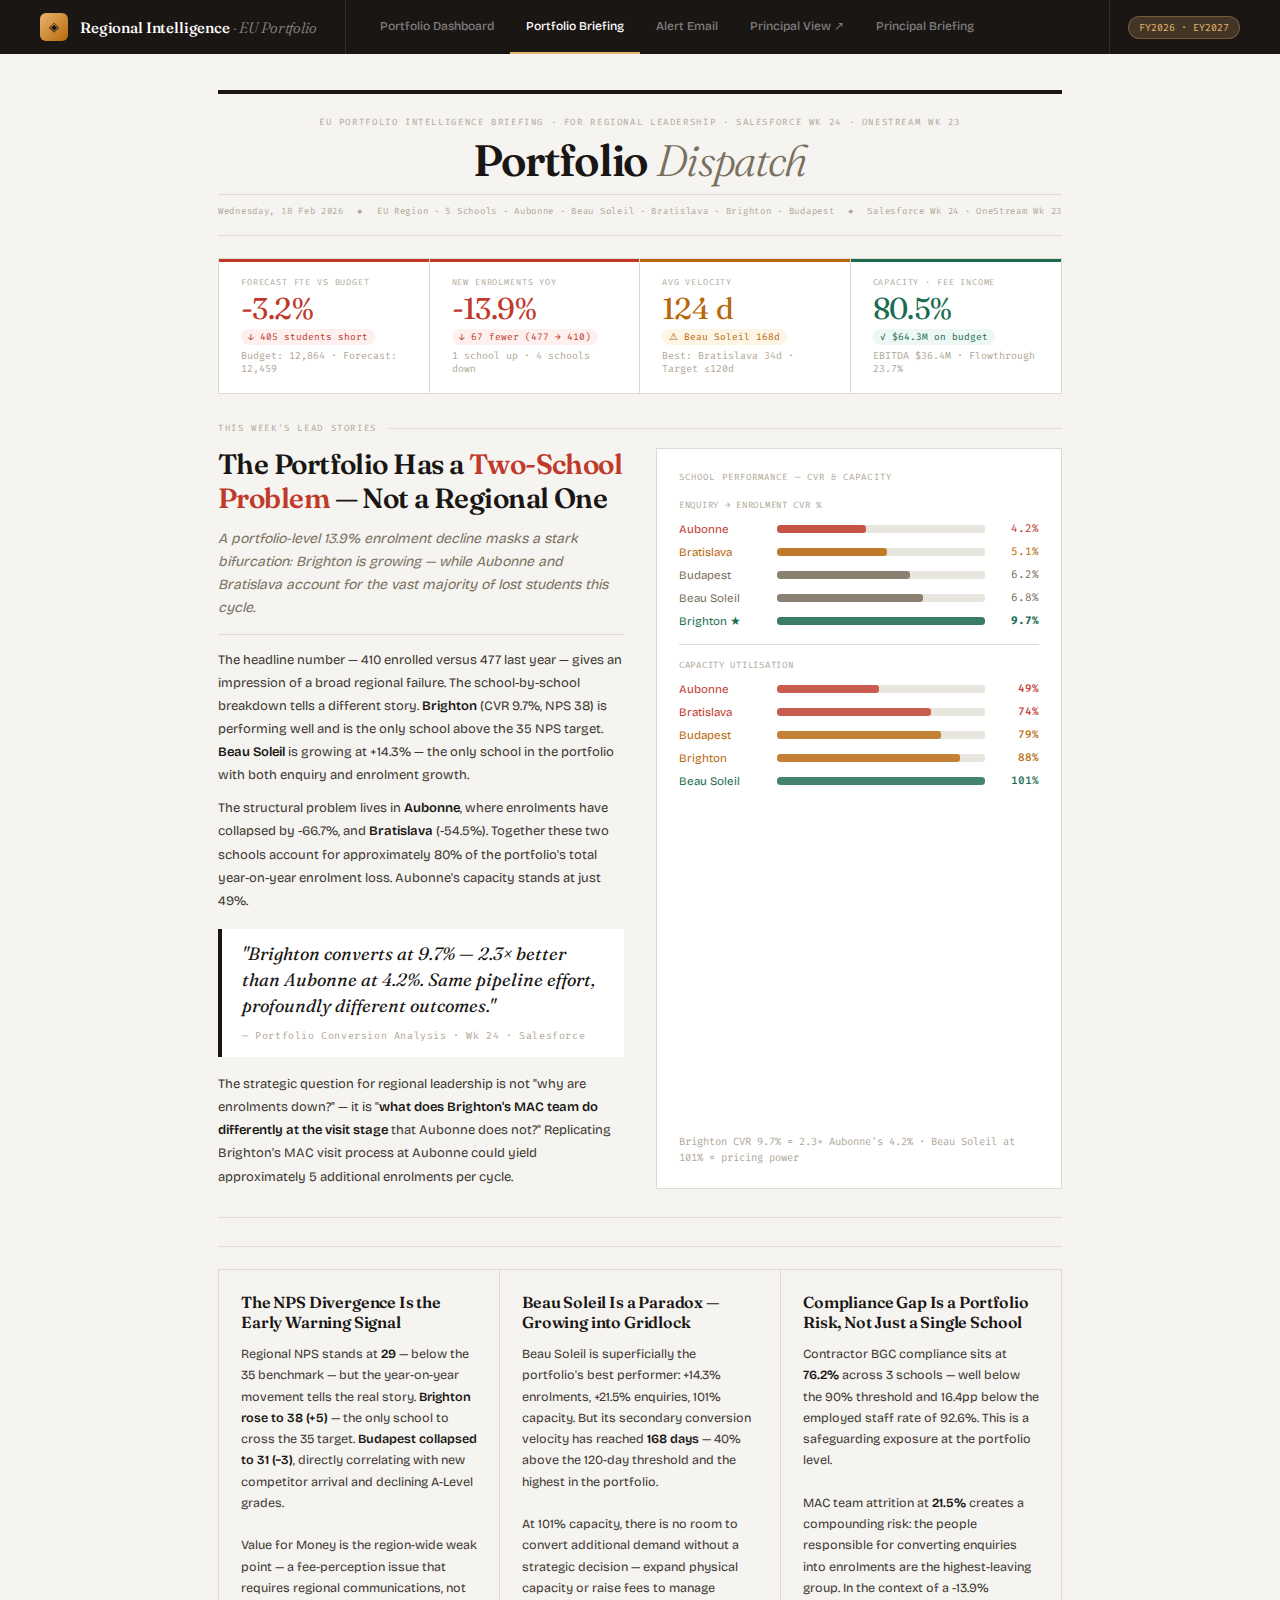
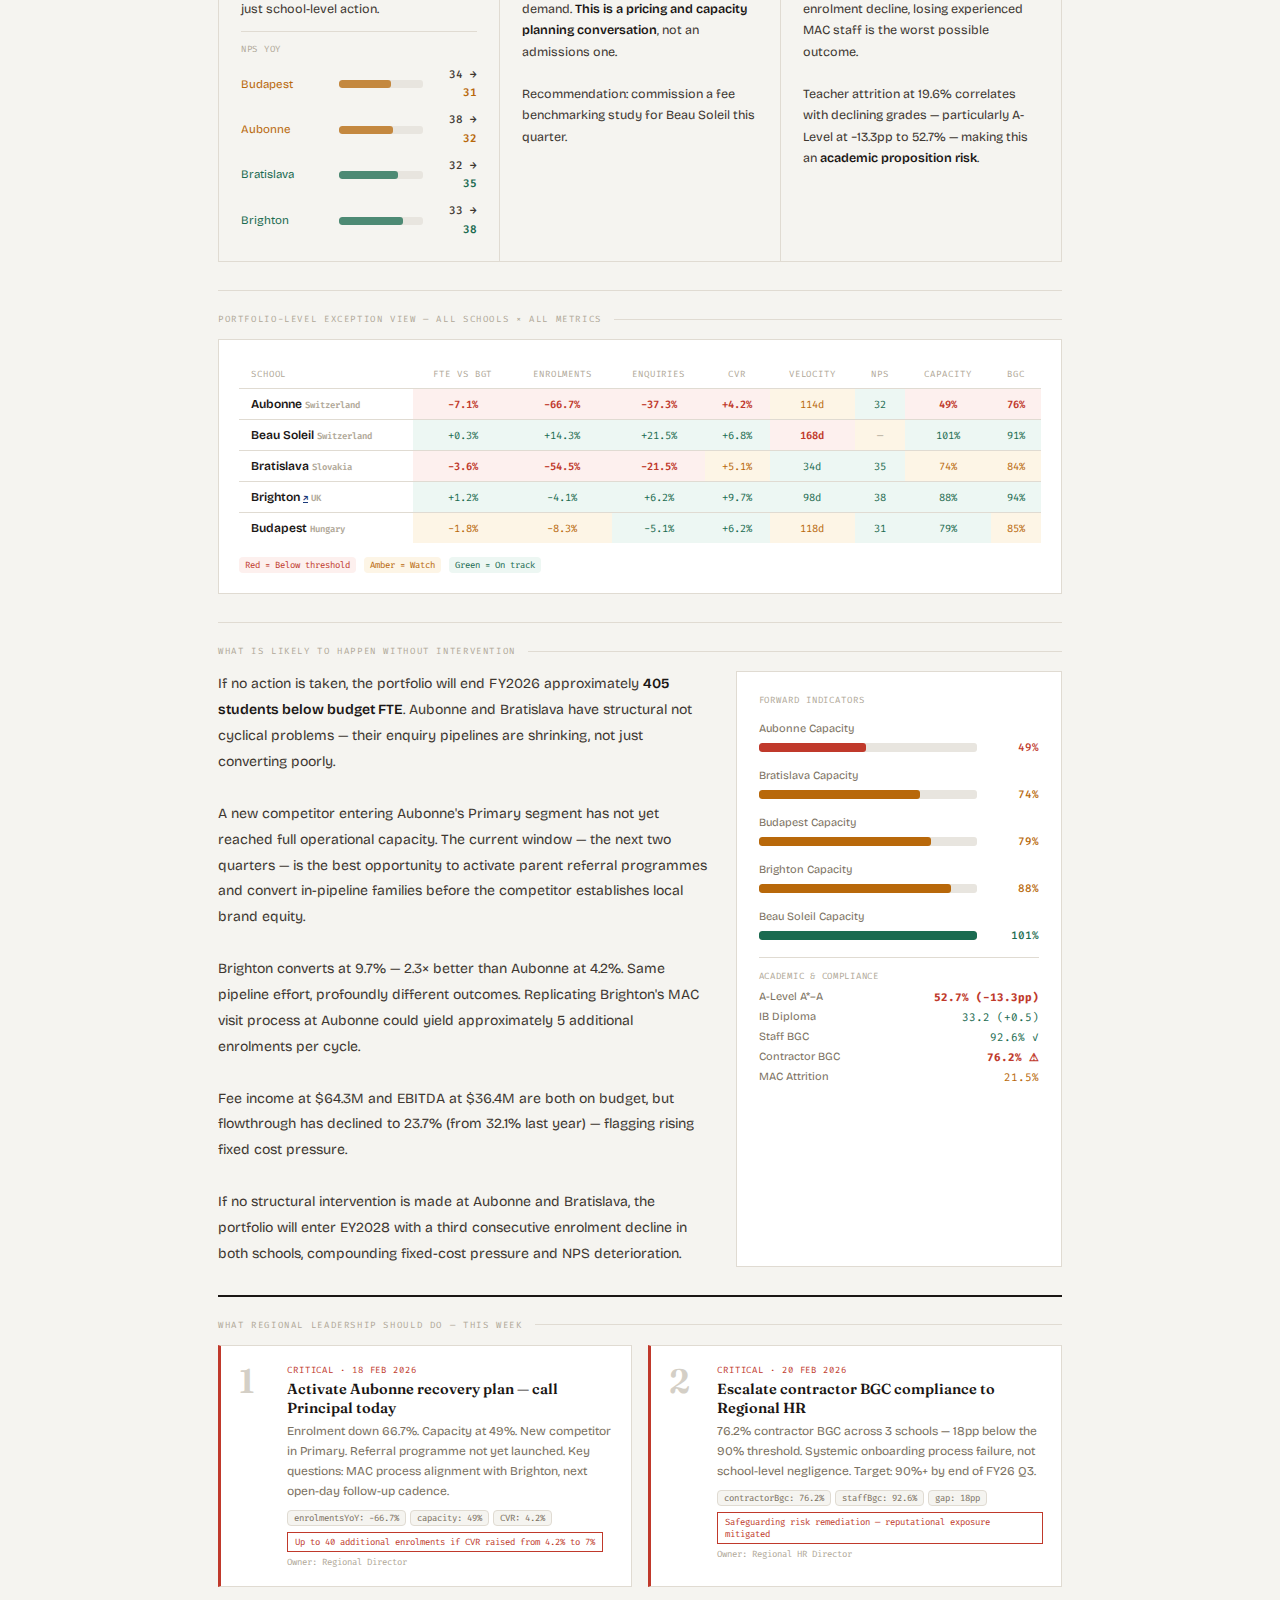
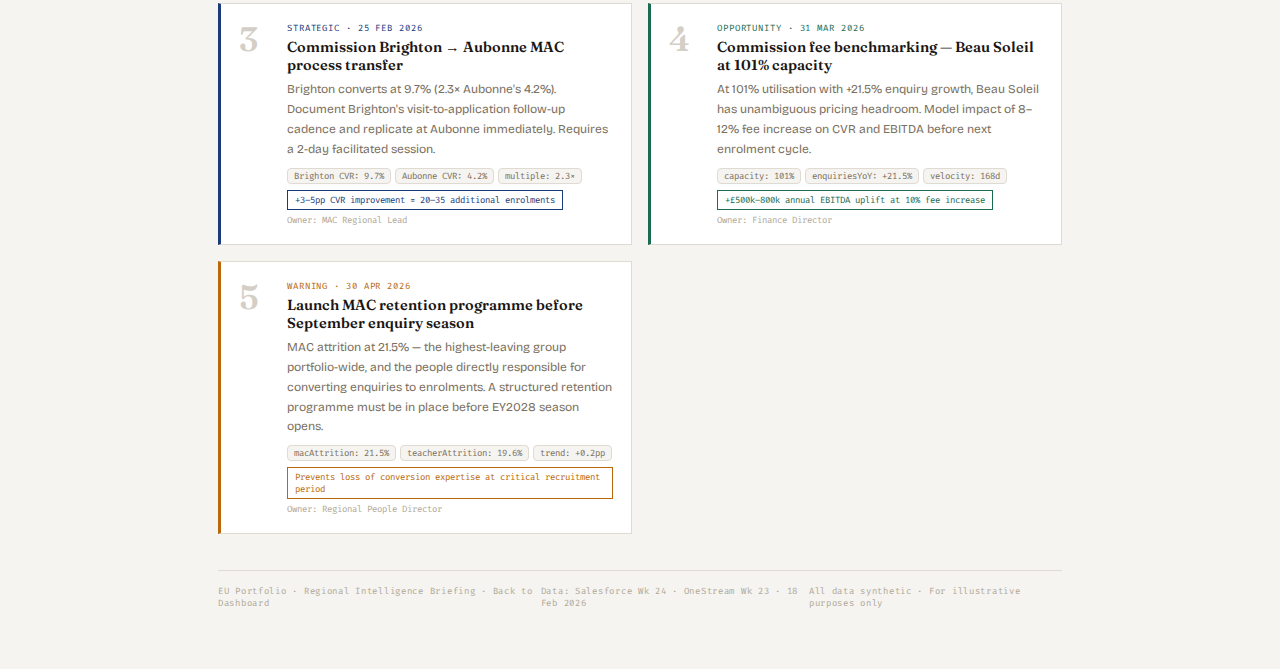
<file: Leaders-datastory.html>
<!DOCTYPE html>
<html lang="en">
<head>
<meta charset="UTF-8">
<meta name="viewport" content="width=device-width, initial-scale=1.0">
<title>EU Portfolio Briefing — Regional Intelligence Dispatch</title>
<link href="https://fonts.googleapis.com/css2?family=Fraunces:ital,opsz,wght@0,9..144,300;0,9..144,400;0,9..144,500;0,9..144,600;1,9..144,300;1,9..144,400&family=Bricolage+Grotesque:wght@300;400;500;600;700&family=Fira+Code:wght@300;400;500&display=swap" rel="stylesheet">
<style>
:root{
  --stone-50:#fafaf9;--stone-100:#f5f4f0;--stone-200:#e8e5df;--stone-300:#d4cfc6;
  --stone-400:#a89e90;--stone-500:#7a7060;--stone-600:#5a5248;--stone-700:#3d3730;
  --stone-800:#26211c;--stone-900:#141210;
  --ink:#1a1614;--ink-mid:#3d3730;--ink-soft:#7a7060;--ink-ghost:#b0a898;
  --border:#e0dbd2;--border-strong:#c8c2b8;
  --crimson:#c0392b;--crimson-dim:#fdf0ee;--crimson-dark:#8b1a10;
  --emerald:#1a6b50;--emerald-dim:#edf7f3;
  --amber:#b8680a;--amber-dim:#fdf5e6;
  --cobalt:#1a3a7a;--cobalt-dim:#eef2fb;
}
*,*::before,*::after{box-sizing:border-box;margin:0;padding:0;}
body{font-family:'Bricolage Grotesque',sans-serif;background:var(--stone-100);color:var(--ink);}
a{color:inherit;text-decoration:none;}

.header{background:var(--ink);padding:0 40px;display:flex;align-items:stretch;height:54px;position:sticky;top:0;z-index:200;}
.header-brand{display:flex;align-items:center;gap:12px;padding-right:28px;border-right:1px solid rgba(255,255,255,.1);}
.header-logo{width:28px;height:28px;background:linear-gradient(135deg,#e8b46e,#b8680a);border-radius:6px;display:flex;align-items:center;justify-content:center;font-size:13px;}
.header-name{font-family:'Fraunces',serif;font-size:15px;font-weight:500;color:#fff;letter-spacing:-.01em;}
.header-name span{font-style:italic;font-weight:300;color:rgba(255,255,255,.5);}
.header-nav{display:flex;align-items:stretch;flex:1;padding:0 18px;}
.nav-tab{display:flex;align-items:center;padding:0 16px;font-size:12px;font-weight:500;color:rgba(255,255,255,.45);border-bottom:2px solid transparent;transition:all .14s;white-space:nowrap;cursor:pointer;}
.nav-tab:hover{color:rgba(255,255,255,.75);}
.nav-tab.active{color:#fff;border-bottom-color:#e8b46e;}
.header-right{display:flex;align-items:center;gap:8px;padding-left:18px;border-left:1px solid rgba(255,255,255,.1);}
.hdr-chip{font-family:'Fira Code',monospace;font-size:10px;padding:4px 10px;border-radius:14px;background:rgba(232,180,110,.2);color:#e8b46e;border:1px solid rgba(232,180,110,.3);}

.wrap{max-width:900px;margin:0 auto;padding:36px 28px 60px;}

/* Masthead */
.masthead{border-top:4px solid var(--ink);border-bottom:1px solid var(--border);padding:22px 0 18px;margin-bottom:6px;text-align:center;}
.mast-kicker{font-family:'Fira Code',monospace;font-size:9px;letter-spacing:.18em;text-transform:uppercase;color:var(--ink-ghost);margin-bottom:10px;}
.mast-title{font-family:'Fraunces',serif;font-size:44px;font-weight:600;letter-spacing:-.03em;line-height:1;color:var(--ink);}
.mast-title em{font-style:italic;font-weight:300;color:var(--ink-soft);}
.mast-meta{display:flex;justify-content:space-between;align-items:center;margin-top:12px;padding-top:10px;border-top:1px solid var(--border);font-family:'Fira Code',monospace;font-size:9px;color:var(--ink-ghost);letter-spacing:.08em;}

/* KPI strip */
.kpi-strip{display:grid;gap:0;border:1px solid var(--border);background:white;margin-top:22px;margin-bottom:28px;}
.kpi-cell{padding:18px 22px;border-right:1px solid var(--border);position:relative;}
.kpi-cell:last-child{border-right:none;}
.kpi-cell.bad::before,.kpi-cell.warn::before,.kpi-cell.good::before{content:'';position:absolute;top:0;left:0;right:0;height:3px;}
.kpi-cell.bad::before{background:var(--crimson);}
.kpi-cell.warn::before{background:var(--amber);}
.kpi-cell.good::before{background:var(--emerald);}
.kpi-label{font-family:'Fira Code',monospace;font-size:8.5px;letter-spacing:.1em;text-transform:uppercase;color:var(--ink-ghost);margin-bottom:6px;}
.kpi-val{font-family:'Fraunces',serif;font-size:30px;font-weight:400;letter-spacing:-.02em;line-height:1;}
.kpi-val.bad{color:var(--crimson);}.kpi-val.warn{color:var(--amber);}.kpi-val.good{color:var(--emerald);}
.kpi-delta{font-family:'Fira Code',monospace;font-size:9.5px;margin-top:5px;display:inline-block;padding:2px 7px;border-radius:8px;}
.kpi-delta.dn{background:var(--crimson-dim);color:var(--crimson);}
.kpi-delta.up{background:var(--emerald-dim);color:var(--emerald);}
.kpi-delta.wn{background:var(--amber-dim);color:var(--amber);}
.kpi-sub{font-size:10px;color:var(--ink-ghost);margin-top:4px;font-family:'Fira Code',monospace;}

/* Section */
.slabel{font-family:'Fira Code',monospace;font-size:9px;letter-spacing:.18em;text-transform:uppercase;color:var(--ink-ghost);margin-bottom:14px;display:flex;align-items:center;gap:12px;}
.slabel::after{content:'';flex:1;height:1px;background:var(--border);}
.section-rule{border:none;border-top:2px solid var(--ink);margin:28px 0 22px;}
.section-rule.thin{border-width:1px;border-color:var(--border);}

/* Lead story */
.lead-story{display:grid;grid-template-columns:1fr 1fr;gap:32px;padding-bottom:28px;border-bottom:1px solid var(--border);margin-bottom:28px;}
.headline{font-family:'Fraunces',serif;font-size:28px;font-weight:600;line-height:1.2;letter-spacing:-.02em;margin-bottom:12px;}
.hed-r{color:var(--crimson);}.hed-a{color:var(--amber);}.hed-g{color:var(--emerald);}
.deck{font-size:14px;color:var(--ink-soft);line-height:1.65;font-style:italic;margin-bottom:14px;padding-bottom:14px;border-bottom:1px solid var(--border);}
.body-copy{font-size:13px;line-height:1.78;color:var(--ink-mid);}
.body-copy strong{font-weight:600;color:var(--ink);}
.body-copy p+p{margin-top:10px;}

/* Chart box */
.chart-box{background:white;border:1px solid var(--border);padding:22px;display:flex;flex-direction:column;}
.chart-lbl{font-family:'Fira Code',monospace;font-size:9px;letter-spacing:.12em;text-transform:uppercase;color:var(--ink-ghost);margin-bottom:16px;}
.chart-note{font-size:10.5px;color:var(--ink-ghost);font-family:'Fira Code',monospace;margin-top:auto;padding-top:12px;line-height:1.5;}

/* Data rows (mini bar charts) */
.drow{display:flex;align-items:center;gap:8px;margin-bottom:8px;}
.drow:last-child{margin-bottom:0;}
.dr-label{font-size:11.5px;color:var(--ink-mid);width:90px;flex-shrink:0;}
.dr-track{flex:1;height:8px;background:var(--stone-200);border-radius:3px;overflow:hidden;}
.dr-fill{height:100%;border-radius:3px;}
.dr-val{font-family:'Fira Code',monospace;font-size:11px;width:46px;text-align:right;flex-shrink:0;font-weight:500;}

/* Pull quote */
.pull-quote{border-left:4px solid var(--ink);padding:12px 20px;margin:16px 0;background:white;}
.pull-quote p{font-family:'Fraunces',serif;font-size:18px;font-style:italic;line-height:1.45;color:var(--ink);}
.pull-quote cite{font-size:10px;color:var(--ink-ghost);font-style:normal;font-family:'Fira Code',monospace;letter-spacing:.06em;display:block;margin-top:8px;}

/* Three col */
.three-col{display:grid;grid-template-columns:1fr 1fr 1fr;gap:0;border-top:1px solid var(--border);border-left:1px solid var(--border);margin-bottom:28px;}
.col-block{border-right:1px solid var(--border);border-bottom:1px solid var(--border);padding:22px;}
.col-headline{font-family:'Fraunces',serif;font-size:16px;font-weight:600;line-height:1.3;margin-bottom:10px;letter-spacing:-.01em;}
.col-body{font-size:12.5px;line-height:1.7;color:var(--ink-mid);}
.col-body strong{font-weight:600;color:var(--ink);}

/* Heatmap table */
.htable{width:100%;border-collapse:collapse;font-family:'Fira Code',monospace;font-size:10.5px;margin-bottom:14px;}
.htable th{font-size:9px;letter-spacing:.1em;text-transform:uppercase;color:var(--ink-ghost);font-weight:400;padding:8px 12px;text-align:center;border-bottom:1px solid var(--border);background:white;}
.htable th.sc{text-align:left;}
.htable td{padding:8px 12px;text-align:center;border-bottom:1px solid var(--border);}
.htable tr:last-child td{border-bottom:none;}
.htable .snm{font-size:12px;font-weight:600;color:var(--ink);font-family:'Bricolage Grotesque',sans-serif;text-align:left;}
.hcell-r{background:var(--crimson-dim);color:var(--crimson);font-weight:600;}
.hcell-a{background:var(--amber-dim);color:var(--amber);}
.hcell-g{background:var(--emerald-dim);color:var(--emerald);}
.hcell-n{color:var(--ink-ghost);}

/* Actions */
.actions-grid{display:grid;grid-template-columns:1fr 1fr;gap:16px;margin-bottom:28px;}
.action-card{display:flex;gap:14px;padding:18px;border:1px solid var(--border);background:white;}
.ac-num{font-family:'Fraunces',serif;font-size:34px;font-weight:600;color:var(--stone-300);line-height:1;flex-shrink:0;width:34px;}
.ac-priority{font-family:'Fira Code',monospace;font-size:9px;letter-spacing:.1em;text-transform:uppercase;margin-bottom:4px;}
.ac-hl{font-family:'Fraunces',serif;font-size:14.5px;font-weight:600;margin-bottom:5px;line-height:1.3;}
.ac-body{font-size:12px;color:var(--ink-soft);line-height:1.65;}
.ac-impact{font-family:'Fira Code',monospace;font-size:9px;margin-top:6px;padding:3px 7px;border:1px solid currentColor;display:inline-block;}
.ac-owner{font-family:'Fira Code',monospace;font-size:9px;color:var(--ink-ghost);margin-top:4px;}
.pri-crit{color:var(--crimson);}.pri-str{color:var(--cobalt);}.pri-opp{color:var(--emerald);}.pri-warn{color:var(--amber);}

/* Forward indicators */
.fwd-box{background:white;border:1px solid var(--border);padding:22px;}
.fwd-row{margin-bottom:14px;}
.fwd-label{font-size:11px;color:var(--ink-soft);margin-bottom:5px;}
.fwd-bar-wrap{display:flex;align-items:center;gap:10px;}
.fwd-track{flex:1;height:9px;background:var(--stone-200);border-radius:3px;overflow:hidden;}
.fwd-fill{height:100%;border-radius:3px;}
.fwd-val{font-family:'Fira Code',monospace;font-size:11px;width:52px;text-align:right;font-weight:500;}

.footnote{border-top:1px solid var(--border);margin-top:36px;padding-top:14px;display:flex;justify-content:space-between;font-family:'Fira Code',monospace;font-size:9px;color:var(--ink-ghost);letter-spacing:.08em;}

@media(max-width:768px){
  .lead-story,.three-col,.actions-grid{grid-template-columns:1fr;}
  .kpi-strip{grid-template-columns:1fr 1fr!important;}
  .mast-title{font-size:32px;}
}
</style>
</head>
<body>

<header class="header">
  <div class="header-brand">
    <div class="header-logo">◈</div>
    <div class="header-name">Regional Intelligence <span>· EU Portfolio</span></div>
  </div>
  <nav class="header-nav">
    <a href="Leaders-dahsboard.html" class="nav-tab">Portfolio Dashboard</a>
    <a href="Leaders-datastory.html" class="nav-tab active">Portfolio Briefing</a>
    <a href="Leaders-email-alert.html" class="nav-tab">Alert Email</a>
    <a href="index.html" class="nav-tab">Principal View ↗</a>
    <a href="principal-datastory.html" class="nav-tab">Principal Briefing</a>
  </nav>
  <div class="header-right">
    <div class="hdr-chip" id="metaChip"></div>
  </div>
</header>

<div class="wrap">

  <!-- MASTHEAD -->
  <div class="masthead">
    <div class="mast-kicker" id="mastKicker"></div>
    <div class="mast-title">Portfolio<em> Dispatch</em></div>
    <div class="mast-meta" id="mastMeta"></div>
  </div>

  <!-- KPI STRIP — populated by JS -->
  <div class="kpi-strip" id="kpiStrip" style="grid-template-columns:repeat(4,1fr);"></div>

  <!-- LEAD STORY -->
  <div class="slabel">This Week's Lead Stories</div>
  <div class="lead-story">
    <div>
      <div class="headline" id="leadHeadline"></div>
      <div class="deck" id="leadDeck"></div>
      <div class="body-copy" id="leadBody"></div>
    </div>
    <div class="chart-box">
      <div class="chart-lbl">School Performance — CVR &amp; Capacity</div>
      <div id="cvrBars" style="margin-bottom:14px;"></div>
      <div style="border-top:1px solid var(--border);padding-top:14px;margin-top:2px;">
        <div style="font-family:'Fira Code',monospace;font-size:9px;color:var(--ink-ghost);margin-bottom:10px;letter-spacing:.08em;text-transform:uppercase;">Capacity Utilisation</div>
        <div id="capBars"></div>
      </div>
      <div class="chart-note" id="chartNote"></div>
    </div>
  </div>

  <!-- THREE COLUMNS -->
  <hr class="section-rule thin">
  <div class="three-col" id="threeCol"></div>

  <!-- HEATMAP TABLE -->
  <hr class="section-rule thin">
  <div class="slabel">Portfolio-Level Exception View — All Schools × All Metrics</div>
  <div style="background:white;border:1px solid var(--border);padding:20px;margin-bottom:28px;">
    <table class="htable" id="heatmapTable"></table>
    <div style="font-family:'Fira Code',monospace;font-size:9px;color:var(--ink-ghost);margin-top:8px;display:flex;gap:8px;" id="heatmapLegend"></div>
  </div>

  <!-- FORWARD INDICATORS + NARRATIVE -->
  <hr class="section-rule thin">
  <div class="slabel">What Is Likely to Happen Without Intervention</div>
  <div style="display:grid;grid-template-columns:3fr 2fr;gap:28px;margin-bottom:28px;">
    <div class="body-copy" id="forwardNarrative" style="font-size:14px;line-height:1.85;"></div>
    <div class="fwd-box" id="fwdBox"></div>
  </div>

  <!-- RECOMMENDED ACTIONS -->
  <hr class="section-rule">
  <div class="slabel">What Regional Leadership Should Do — This Week</div>
  <div class="actions-grid" id="actionsGrid"></div>

  <!-- FOOTNOTE -->
  <div class="footnote" id="footnote"></div>

</div>

<script src="portfolio-data.js"></script>
<script>
(function () {
  const P = window.PORTFOLIO;
  const S = P.SCHOOLS;
  const R = P.REGIONAL;
  const A = P.ACADEMIC;
  const INS = P.generateInsights();
  const ALERTS = P.getAlerts();
  const ACTIONS = P.ACTIONS;

  // ── META ──────────────────────────────────────────────────────────────────
  document.getElementById('metaChip').textContent = P.META.fiscalYear + ' · ' + P.META.enrolmentYear;
  document.getElementById('mastKicker').textContent = `EU Portfolio Intelligence Briefing · For Regional Leadership · ${P.META.source}`;
  document.getElementById('mastMeta').innerHTML = `
    <span>${P.META.dayOfWeek}, ${P.META.date}</span>
    <span>◆</span>
    <span>EU Region · ${P.META.schoolCount} Schools · ${S.map(s=>s.name).join(' · ')}</span>
    <span>◆</span>
    <span>${P.META.source}</span>`;

  // ── KPI STRIP ─────────────────────────────────────────────────────────────
  const bestCVR  = P.getBest('cvr');
  const bestVel  = P.getBest('velocity');
  const kpiDefs = [
    {
      label: 'Forecast FTE vs Budget',
      val:   P.fmt(R.fteVsBudget, 'pct'),
      cls:   'bad', vcls: 'bad', dcls: 'dn',
      delta: `↓ ${Math.abs(R.fteDelta).toLocaleString()} students short`,
      sub:   `Budget: ${R.fteBudget.toLocaleString()} · Forecast: ${R.fteForecast.toLocaleString()}`,
    },
    {
      label: 'New Enrolments YoY',
      val:   P.fmt(R.enrolmentsYoY, 'pct'),
      cls:   'bad', vcls: 'bad', dcls: 'dn',
      delta: `↓ ${Math.abs(R.enrolmentDelta)} fewer (${R.enrolmentsPY} → ${R.enrolments})`,
      sub:   `${S.filter(s=>s.metrics.enrolmentsYoY>0).length} school up · ${S.filter(s=>s.metrics.enrolmentsYoY<0).length} schools down`,
    },
    {
      label: 'Avg Velocity',
      val:   R.avgVelocity + ' d',
      cls:   'warn', vcls: 'warn', dcls: 'wn',
      delta: `⚠ ${P.getWorst('velocity').name} ${P.getWorst('velocity').metrics.velocity}d`,
      sub:   `Best: ${bestVel.name} ${bestVel.metrics.velocity}d · Target ≤120d`,
    },
    {
      label: 'Capacity · Fee Income',
      val:   R.capacity + '%',
      cls:   'good', vcls: 'good', dcls: 'up',
      delta: `✓ ${P.fmt(R.feeIncome,'$M')} on budget`,
      sub:   `EBITDA ${P.fmt(R.ebitda,'$M')} · Flowthrough ${R.flowthroughPct}%`,
    },
  ];
  const kpiStrip = document.getElementById('kpiStrip');
  kpiDefs.forEach(k => {
    const div = document.createElement('div');
    div.className = `kpi-cell ${k.cls}`;
    div.innerHTML = `
      <div class="kpi-label">${k.label}</div>
      <div class="kpi-val ${k.vcls}">${k.val}</div>
      <div class="kpi-delta ${k.dcls}">${k.delta}</div>
      <div class="kpi-sub">${k.sub}</div>`;
    kpiStrip.appendChild(div);
  });

  // ── LEAD STORY ────────────────────────────────────────────────────────────
  const worstEnr  = P.getWorst('enrolmentsYoY');
  const bestCap   = P.getBest('capacity');
  const cvrMultiple = (bestCVR.metrics.cvr / P.getWorst('cvr').metrics.cvr).toFixed(1);

  document.getElementById('leadHeadline').innerHTML =
    `The Portfolio Has a <span class="hed-r">Two-School Problem</span> — Not a Regional One`;

  document.getElementById('leadDeck').textContent =
    `A portfolio-level ${Math.abs(R.enrolmentsYoY*100).toFixed(1)}% enrolment decline masks a stark bifurcation: ${bestCVR.name} is growing — while ${worstEnr.name} and Bratislava account for the vast majority of lost students this cycle.`;

  document.getElementById('leadBody').innerHTML = `
    <p>The headline number — ${R.enrolments} enrolled versus ${R.enrolmentsPY} last year — gives an impression of a broad regional failure. The school-by-school breakdown tells a different story. <strong>${bestCVR.name}</strong> (CVR ${bestCVR.metrics.cvr}%, NPS ${bestCVR.metrics.nps}) is performing well and is the only school above the ${P.THRESHOLDS.nps.target} NPS target. <strong>${bestCap.name}</strong> is growing at ${P.fmt(bestCap.metrics.enrolmentsYoY,'pct')} — the only school in the portfolio with both enquiry and enrolment growth.</p>
    <p>The structural problem lives in <strong>${worstEnr.name}</strong>, where enrolments have collapsed by ${P.fmt(worstEnr.metrics.enrolmentsYoY,'pct')}, and <strong>Bratislava</strong> (${P.fmt(S[2].metrics.enrolmentsYoY,'pct')}). Together these two schools account for approximately 80% of the portfolio's total year-on-year enrolment loss. ${worstEnr.name}'s capacity stands at just ${worstEnr.metrics.capacity}%.</p>
    <div class="pull-quote"><p>"${INS.cvrGap}"</p><cite>— Portfolio Conversion Analysis · Wk ${P.META.dataWeek} · Salesforce</cite></div>
    <p>The strategic question for regional leadership is not "why are enrolments down?" — it is "<strong>what does ${bestCVR.name}'s MAC team do differently at the visit stage</strong> that ${worstEnr.name} does not?" ${INS.cvrAction}</p>`;

  // ── CVR BARS ─────────────────────────────────────────────────────────────
  const maxCVR = Math.max(...S.map(s=>s.metrics.cvr));
  const sortedByCVR = [...S].sort((a,b)=>a.metrics.cvr - b.metrics.cvr);

  const cvrSection = document.getElementById('cvrBars');
  cvrSection.innerHTML = `<div style="font-family:'Fira Code',monospace;font-size:9px;color:var(--ink-ghost);margin-bottom:10px;letter-spacing:.08em;text-transform:uppercase;">Enquiry → Enrolment CVR %</div>`;
  sortedByCVR.forEach(s => {
    const pct = Math.round((s.metrics.cvr / maxCVR) * 100);
    const col = s.metrics.cvr >= 8 ? 'var(--emerald)' : s.metrics.cvr >= 6 ? 'var(--ink-soft)' : s.metrics.cvr >= 5 ? 'var(--amber)' : 'var(--crimson)';
    cvrSection.innerHTML += `<div class="drow">
      <span class="dr-label" style="color:${col};">${s.name}${s.metrics.cvr === maxCVR ? ' ★' : ''}</span>
      <div class="dr-track"><div class="dr-fill" style="width:${pct}%;background:${col};opacity:.85;"></div></div>
      <span class="dr-val" style="color:${col};font-weight:${s.metrics.cvr===maxCVR?700:400};">${s.metrics.cvr}%</span>
    </div>`;
  });

  const capSection = document.getElementById('capBars');
  const sortedByCap = [...S].sort((a,b)=>a.metrics.capacity - b.metrics.capacity);
  capSection.innerHTML = '';
  sortedByCap.forEach(s => {
    const col = s.metrics.capacity >= 90 ? 'var(--emerald)' : s.metrics.capacity >= 75 ? 'var(--amber)' : 'var(--crimson)';
    capSection.innerHTML += `<div class="drow">
      <span class="dr-label" style="color:${col};">${s.name}</span>
      <div class="dr-track"><div class="dr-fill" style="width:${Math.min(s.metrics.capacity,100)}%;background:${col};opacity:.8;"></div></div>
      <span class="dr-val" style="color:${col};">${s.metrics.capacity}%</span>
    </div>`;
  });
  document.getElementById('chartNote').textContent =
    `${bestCVR.name} CVR ${bestCVR.metrics.cvr}% = ${cvrMultiple}× ${P.getWorst('cvr').name}'s ${P.getWorst('cvr').metrics.cvr}% · ${bestCap.name} at ${bestCap.metrics.capacity}% = pricing power`;

  // ── THREE COLUMNS ─────────────────────────────────────────────────────────
  const worstNPS = P.getWorst('nps');
  const bestNPS  = P.getBest('nps');
  const worstVel = P.getWorst('velocity');
  const npsRows = S.filter(s=>s.metrics.nps!==null).sort((a,b)=>a.metrics.nps-b.metrics.nps);

  const colData = [
    {
      hl: 'The NPS Divergence Is the Early Warning Signal',
      body: `Regional NPS stands at <strong>${R.nps}</strong> — below the ${R.npsTarget} benchmark — but the year-on-year movement tells the real story. <strong>${bestNPS.name} rose to ${bestNPS.metrics.nps} (+${bestNPS.metrics.nps - bestNPS.metrics.npsPrev})</strong> — the only school to cross the ${R.npsTarget} target. <strong>${worstNPS.name} collapsed to ${worstNPS.metrics.nps} (−${worstNPS.metrics.npsPrev - worstNPS.metrics.nps})</strong>, directly correlating with new competitor arrival and declining A-Level grades.<br><br>Value for Money is the region-wide weak point — a fee-perception issue that requires regional communications, not just school-level action.`,
      extra: npsRows.map(s => {
        const delta = s.metrics.nps - s.metrics.npsPrev;
        const pct = Math.round((s.metrics.nps/50)*100);
        const col = s.metrics.nps >= 35 ? 'var(--emerald)' : s.metrics.nps >= 30 ? 'var(--amber)' : 'var(--crimson)';
        return `<div class="drow"><span class="dr-label" style="color:${col};">${s.name}</span><div class="dr-track"><div class="dr-fill" style="width:${pct}%;background:${col};opacity:.75;"></div></div><span class="dr-val">${s.metrics.npsPrev} → <strong style="color:${col};">${s.metrics.nps}</strong></span></div>`;
      }).join(''),
    },
    {
      hl: `${P.SCHOOLS[1].name} Is a Paradox — Growing into Gridlock`,
      body: `${P.SCHOOLS[1].name} is superficially the portfolio's best performer: ${P.fmt(P.SCHOOLS[1].metrics.enrolmentsYoY,'pct')} enrolments, ${P.fmt(P.SCHOOLS[1].metrics.enquiriesYoY,'pct')} enquiries, ${P.SCHOOLS[1].metrics.capacity}% capacity. But its secondary conversion velocity has reached <strong>${worstVel.metrics.velocity} days</strong> — ${Math.round(worstVel.metrics.velocity/P.THRESHOLDS.velocity.crit*100-100)}% above the ${P.THRESHOLDS.velocity.crit}-day threshold and the highest in the portfolio.<br><br>At ${P.SCHOOLS[1].metrics.capacity}% capacity, there is no room to convert additional demand without a strategic decision — expand physical capacity or raise fees to manage demand. <strong>This is a pricing and capacity planning conversation</strong>, not an admissions one.<br><br>Recommendation: commission a fee benchmarking study for ${P.SCHOOLS[1].name} this quarter.`,
      extra: '',
    },
    {
      hl: 'Compliance Gap Is a Portfolio Risk, Not Just a Single School',
      body: `Contractor BGC compliance sits at <strong>${R.contractorBgc}%</strong> across 3 schools — well below the 90% threshold and ${(R.staffBgc - R.contractorBgc).toFixed(1)}pp below the employed staff rate of ${R.staffBgc}%. This is a safeguarding exposure at the portfolio level.<br><br>MAC team attrition at <strong>${R.macAttrition}%</strong> creates a compounding risk: the people responsible for converting enquiries into enrolments are the highest-leaving group. In the context of a ${P.fmt(R.enrolmentsYoY,'pct')} enrolment decline, losing experienced MAC staff is the worst possible outcome.<br><br>Teacher attrition at ${R.teacherAttrition}% correlates with declining grades — particularly A-Level at −${(A.aLevel.prev - A.aLevel.current).toFixed(1)}pp to ${A.aLevel.current}% — making this an <strong>academic proposition risk</strong>.`,
      extra: '',
    },
  ];

  const threeCol = document.getElementById('threeCol');
  colData.forEach(c => {
    const div = document.createElement('div');
    div.className = 'col-block';
    div.innerHTML = `<div class="col-headline">${c.hl}</div><div class="col-body">${c.body}${c.extra ? `<div style="margin-top:12px;padding-top:10px;border-top:1px solid var(--border);"><div style="font-family:'Fira Code',monospace;font-size:9px;color:var(--ink-ghost);margin-bottom:8px;letter-spacing:.08em;text-transform:uppercase;">NPS YoY</div>${c.extra}</div>` : ''}</div>`;
    threeCol.appendChild(div);
  });

  // ── HEATMAP TABLE ─────────────────────────────────────────────────────────
  const hd = P.getHeatmapData();
  const htable = document.getElementById('heatmapTable');
  let thead = '<thead><tr><th class="sc">School</th>';
  hd.metrics.forEach(m => { thead += `<th>${m.label}</th>`; });
  thead += '</tr></thead>';

  let tbody = '<tbody>';
  hd.rows.forEach(row => {
    const s = row.school;
    const drillLink = s.principalDashboard ? ` <a href="${s.principalDashboard}" style="font-family:'Fira Code',monospace;font-size:8.5px;color:var(--cobalt);text-decoration:underline;">↗</a>` : '';
    tbody += `<tr><td class="snm">${s.name}${drillLink} <span style="font-family:'Fira Code',monospace;font-size:9px;color:var(--ink-ghost);">${s.country}</span></td>`;
    row.cells.forEach(cell => {
      tbody += `<td class="hcell-${cell.rag}${cell.display==='—'?' hcell-n':''}">${cell.display}</td>`;
    });
    tbody += '</tr>';
  });
  tbody += '</tbody>';
  htable.innerHTML = thead + tbody;

  document.getElementById('heatmapLegend').innerHTML = `
    <span style="background:var(--crimson-dim);color:var(--crimson);padding:2px 6px;border-radius:4px;">Red = Below threshold</span>
    <span style="background:var(--amber-dim);color:var(--amber);padding:2px 6px;border-radius:4px;">Amber = Watch</span>
    <span style="background:var(--emerald-dim);color:var(--emerald);padding:2px 6px;border-radius:4px;">Green = On track</span>`;

  // ── FORWARD NARRATIVE ─────────────────────────────────────────────────────
  document.getElementById('forwardNarrative').innerHTML = `
    <p>If no action is taken, the portfolio will end ${P.META.fiscalYear} approximately <strong>${Math.abs(R.fteDelta).toLocaleString()} students below budget FTE</strong>. ${worstEnr.name} and Bratislava have structural not cyclical problems — their enquiry pipelines are shrinking, not just converting poorly.</p>
    <br>
    <p>A new competitor entering ${worstEnr.name}'s Primary segment has not yet reached full operational capacity. The current window — the next two quarters — is the best opportunity to activate parent referral programmes and convert in-pipeline families before the competitor establishes local brand equity.</p>
    <br>
    <p>${INS.cvrGap} ${INS.cvrAction}</p>
    <br>
    <p>${INS.financialHealth}</p>
    <br>
    <p>${INS.forwardRisk}</p>`;

  // ── FORWARD INDICATORS BOX ─────────────────────────────────────────────────
  const fwdBox = document.getElementById('fwdBox');
  const capacityRows = [...S].sort((a,b)=>a.metrics.capacity-b.metrics.capacity);
  const aLevelDrop = A.aLevel.current - A.aLevel.prev;

  let fwdHtml = `<div style="font-family:'Fira Code',monospace;font-size:9px;color:var(--ink-ghost);margin-bottom:16px;letter-spacing:.1em;text-transform:uppercase;">Forward Indicators</div>`;

  capacityRows.forEach(s => {
    const col = s.metrics.capacity >= 90 ? 'var(--emerald)' : s.metrics.capacity >= 70 ? 'var(--amber)' : 'var(--crimson)';
    fwdHtml += `<div class="fwd-row">
      <div class="fwd-label">${s.name} Capacity</div>
      <div class="fwd-bar-wrap">
        <div class="fwd-track"><div class="fwd-fill" style="width:${Math.min(s.metrics.capacity,100)}%;background:${col};"></div></div>
        <span class="fwd-val" style="color:${col};">${s.metrics.capacity}%</span>
      </div>
    </div>`;
  });

  fwdHtml += `<div style="border-top:1px solid var(--border);padding-top:12px;margin-top:4px;">
    <div style="font-family:'Fira Code',monospace;font-size:9px;color:var(--ink-ghost);margin-bottom:8px;letter-spacing:.08em;text-transform:uppercase;">Academic &amp; Compliance</div>
    <div style="display:flex;justify-content:space-between;margin-bottom:5px;"><span style="font-size:11px;color:var(--ink-soft);">A-Level A*–A</span><span style="font-family:'Fira Code',monospace;font-size:11px;color:var(--crimson);font-weight:700;">${A.aLevel.current}% (${aLevelDrop>0?'+':''}${aLevelDrop.toFixed(1)}pp)</span></div>
    <div style="display:flex;justify-content:space-between;margin-bottom:5px;"><span style="font-size:11px;color:var(--ink-soft);">IB Diploma</span><span style="font-family:'Fira Code',monospace;font-size:11px;color:var(--emerald);">${A.ib.current} (+${(A.ib.current-A.ib.prev).toFixed(1)})</span></div>
    <div style="display:flex;justify-content:space-between;margin-bottom:5px;"><span style="font-size:11px;color:var(--ink-soft);">Staff BGC</span><span style="font-family:'Fira Code',monospace;font-size:11px;color:var(--emerald);">${R.staffBgc}% ✓</span></div>
    <div style="display:flex;justify-content:space-between;margin-bottom:5px;"><span style="font-size:11px;color:var(--ink-soft);">Contractor BGC</span><span style="font-family:'Fira Code',monospace;font-size:11px;font-weight:700;color:var(--crimson);">${R.contractorBgc}% ⚠</span></div>
    <div style="display:flex;justify-content:space-between;"><span style="font-size:11px;color:var(--ink-soft);">MAC Attrition</span><span style="font-family:'Fira Code',monospace;font-size:11px;color:var(--amber);">${R.macAttrition}%</span></div>
  </div>`;

  fwdBox.innerHTML = fwdHtml;

  // ── RECOMMENDED ACTIONS ────────────────────────────────────────────────────
  const priorityConfig = {
    critical:   { cls: 'pri-crit', label: 'Critical',   border: 'var(--crimson)' },
    strategic:  { cls: 'pri-str',  label: 'Strategic',  border: 'var(--cobalt)' },
    opportunity:{ cls: 'pri-opp',  label: 'Opportunity',border: 'var(--emerald)' },
    warning:    { cls: 'pri-warn', label: 'Warning',     border: 'var(--amber)' },
  };

  const actionsGrid = document.getElementById('actionsGrid');
  ACTIONS.forEach((action, idx) => {
    const pc = priorityConfig[action.priority] || priorityConfig.warning;
    const card = document.createElement('div');
    card.className = 'action-card';
    card.style.borderLeft = `3px solid ${pc.border}`;
    card.innerHTML = `
      <div class="ac-num">${idx + 1}</div>
      <div>
        <div class="ac-priority ${pc.cls}">${pc.label} · ${action.deadline}</div>
        <div class="ac-hl">${action.title}</div>
        <div class="ac-body">${action.desc}</div>
        <div style="margin-top:8px;display:flex;flex-wrap:wrap;gap:4px;">
          ${action.dataPoints.map(dp => `<span style="font-family:'Fira Code',monospace;font-size:9px;background:var(--stone-100);border:1px solid var(--border);padding:1px 6px;border-radius:4px;color:var(--ink-soft);">${dp}</span>`).join('')}
        </div>
        <div class="ac-impact ${pc.cls}">${action.impact}</div>
        <div class="ac-owner">Owner: ${action.owner}</div>
      </div>`;
    actionsGrid.appendChild(card);
  });

  // ── FOOTNOTE ──────────────────────────────────────────────────────────────
  document.getElementById('footnote').innerHTML = `
    <span>EU Portfolio · Regional Intelligence Briefing · <a href="Leaders-dahsboard.html" style="color:var(--ink-ghost);">Back to Dashboard</a></span>
    <span>Data: ${P.META.source} · ${P.META.date}</span>
    <span>All data synthetic · For illustrative purposes only</span>`;

})();
</script>
</body>
</html>
</file>
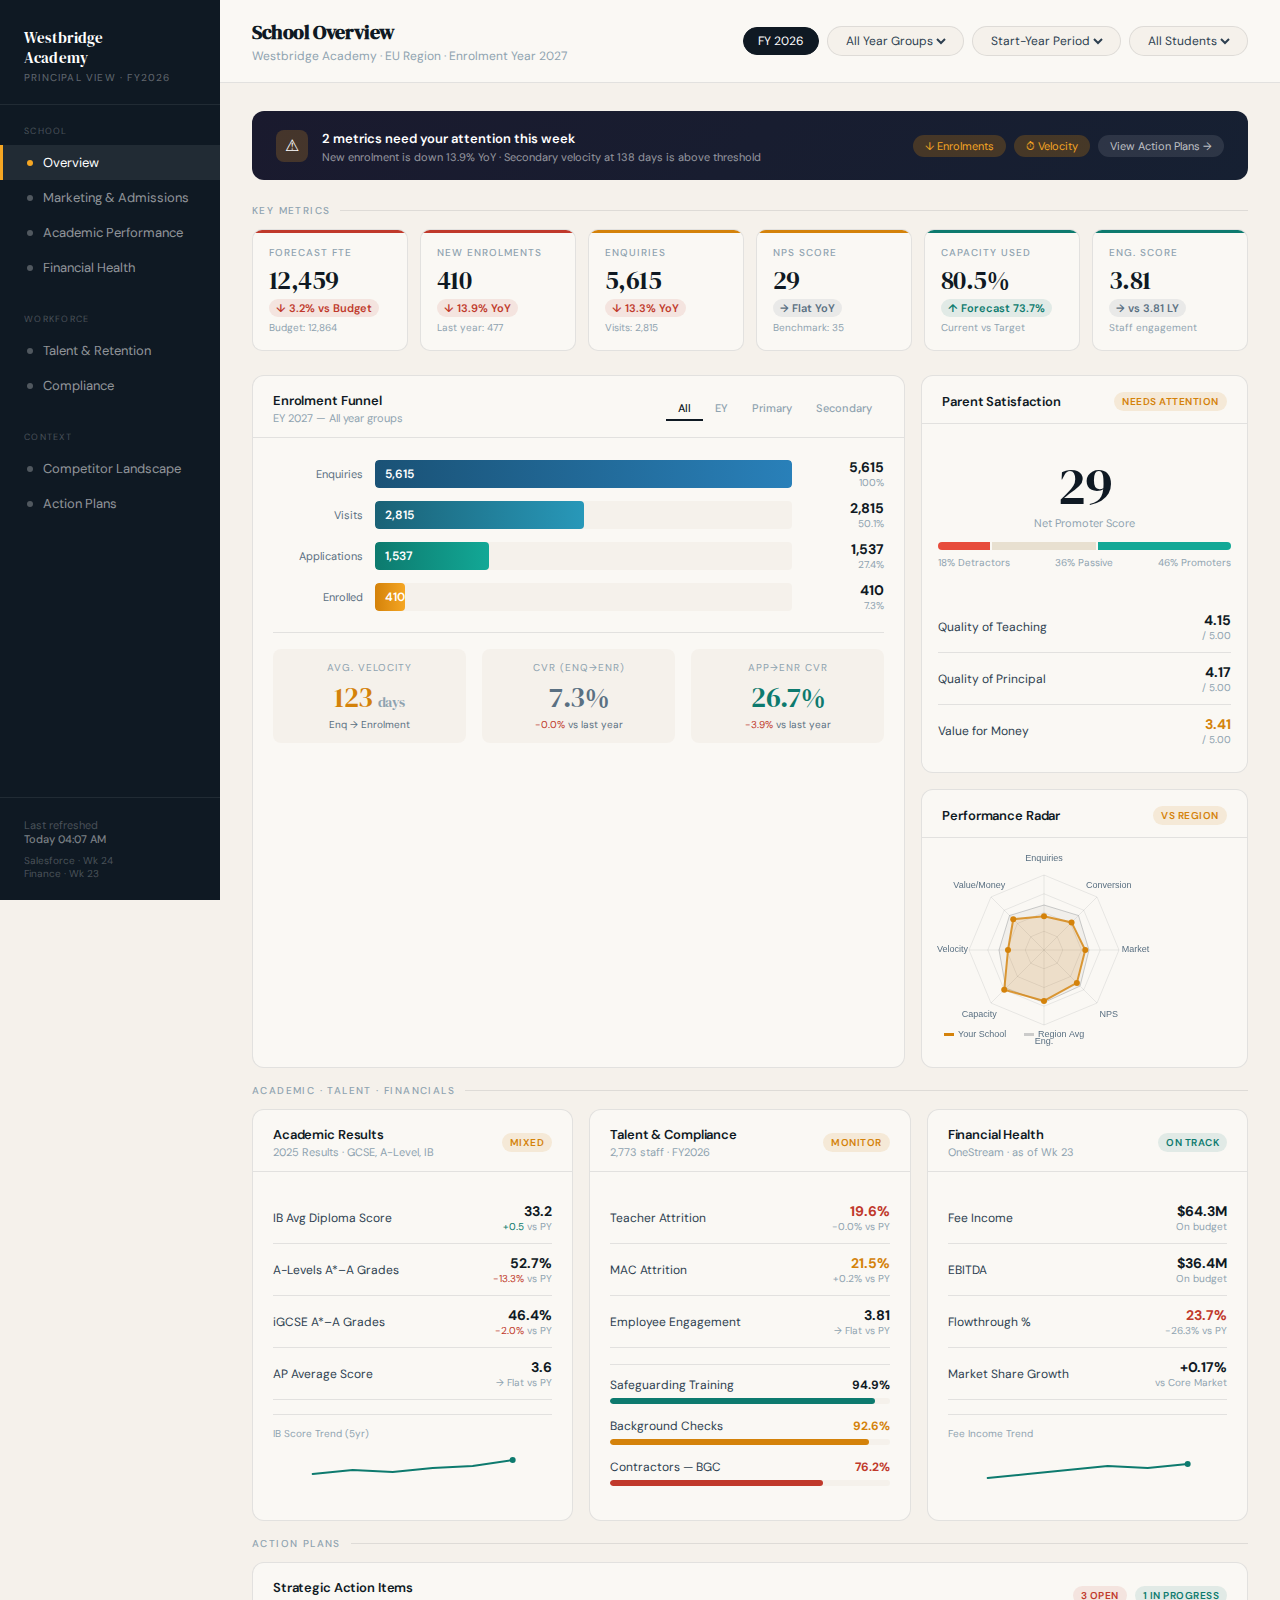
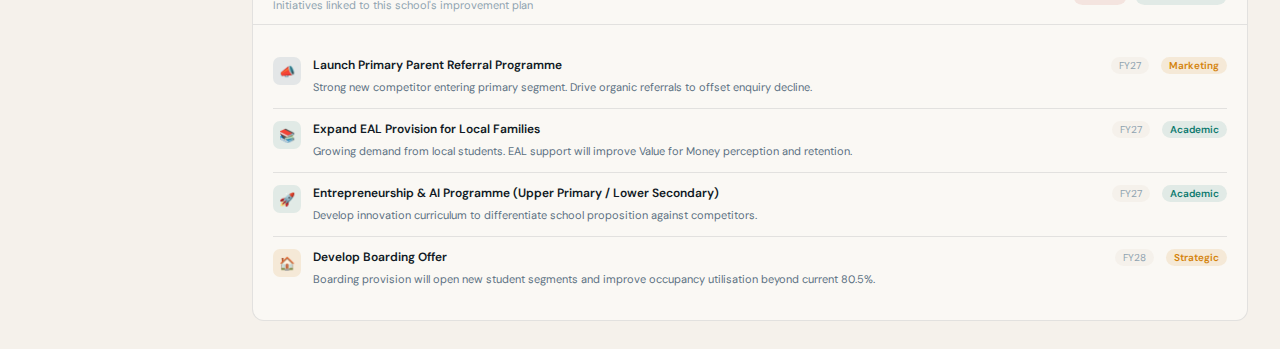
<file: principal-dashboard.html>
<!DOCTYPE html>
<html lang="en">
<head>
<meta charset="UTF-8">
<meta name="viewport" content="width=device-width, initial-scale=1.0">
<title>Principal Dashboard — Westbridge Academy</title>
<link href="https://fonts.googleapis.com/css2?family=DM+Serif+Display:ital@0;1&family=DM+Sans:ital,wght@0,300;0,400;0,500;0,600;1,300&display=swap" rel="stylesheet">
<style>
  :root {
    --ink: #0f1923;
    --ink-mid: #2d3f50;
    --ink-soft: #5a7082;
    --ink-ghost: #8fa3b0;
    --paper: #f5f1eb;
    --paper-warm: #ede9e1;
    --paper-card: #faf8f4;
    --amber: #d4820a;
    --amber-light: #f5a623;
    --teal: #0d7a6e;
    --teal-light: #12a896;
    --rose: #c0392b;
    --rose-light: #e74c3c;
    --blue: #1a5276;
    --border: rgba(15,25,35,0.1);
    --shadow: 0 2px 20px rgba(15,25,35,0.08);
    --shadow-deep: 0 8px 40px rgba(15,25,35,0.14);
  }

  * { box-sizing: border-box; margin: 0; padding: 0; }

  body {
    font-family: 'DM Sans', sans-serif;
    background: var(--paper);
    color: var(--ink);
    min-height: 100vh;
  }

  /* SIDEBAR */
  .sidebar {
    position: fixed;
    left: 0; top: 0; bottom: 0;
    width: 220px;
    background: var(--ink);
    display: flex;
    flex-direction: column;
    z-index: 100;
    padding: 0;
  }

  .sidebar-brand {
    padding: 28px 24px 20px;
    border-bottom: 1px solid rgba(255,255,255,0.08);
  }
  .sidebar-brand .school-name {
    font-family: 'DM Serif Display', serif;
    color: #fff;
    font-size: 15px;
    line-height: 1.3;
    letter-spacing: 0.01em;
  }
  .sidebar-brand .school-label {
    font-size: 10px;
    color: rgba(255,255,255,0.35);
    text-transform: uppercase;
    letter-spacing: 0.12em;
    margin-top: 4px;
  }

  .nav-section {
    padding: 20px 0 8px;
  }
  .nav-label {
    font-size: 9px;
    text-transform: uppercase;
    letter-spacing: 0.14em;
    color: rgba(255,255,255,0.25);
    padding: 0 24px 8px;
  }
  .nav-item {
    display: flex;
    align-items: center;
    gap: 10px;
    padding: 9px 24px;
    font-size: 13px;
    color: rgba(255,255,255,0.55);
    cursor: pointer;
    transition: all 0.15s;
    border-left: 3px solid transparent;
  }
  .nav-item:hover { color: rgba(255,255,255,0.85); background: rgba(255,255,255,0.05); }
  .nav-item.active {
    color: #fff;
    background: rgba(255,255,255,0.08);
    border-left-color: var(--amber-light);
  }
  .nav-dot {
    width: 6px; height: 6px;
    border-radius: 50%;
    background: currentColor;
    opacity: 0.5;
    flex-shrink: 0;
  }
  .nav-item.active .nav-dot { opacity: 1; background: var(--amber-light); }

  .sidebar-footer {
    margin-top: auto;
    padding: 20px 24px;
    border-top: 1px solid rgba(255,255,255,0.08);
    font-size: 11px;
    color: rgba(255,255,255,0.25);
  }
  .sidebar-footer .refresh-time { color: rgba(255,255,255,0.45); font-weight: 500; }

  /* MAIN */
  .main {
    margin-left: 220px;
    min-height: 100vh;
  }

  /* HEADER */
  .header {
    background: var(--paper-card);
    border-bottom: 1px solid var(--border);
    padding: 18px 32px;
    display: flex;
    align-items: center;
    justify-content: space-between;
    position: sticky;
    top: 0;
    z-index: 50;
  }

  .header-left h1 {
    font-family: 'DM Serif Display', serif;
    font-size: 20px;
    color: var(--ink);
    letter-spacing: -0.02em;
  }
  .header-left .subtitle {
    font-size: 12px;
    color: var(--ink-ghost);
    margin-top: 2px;
  }

  .header-filters {
    display: flex;
    gap: 8px;
    align-items: center;
  }
  .filter-chip {
    background: var(--paper);
    border: 1px solid var(--border);
    border-radius: 20px;
    padding: 5px 14px;
    font-size: 12px;
    color: var(--ink-mid);
    cursor: pointer;
    transition: all 0.15s;
  }
  .filter-chip:hover { border-color: var(--ink-soft); }
  .filter-chip.active {
    background: var(--ink);
    color: #fff;
    border-color: var(--ink);
  }
  .filter-chip select {
    background: transparent;
    border: none;
    font-family: inherit;
    font-size: 12px;
    color: inherit;
    cursor: pointer;
    outline: none;
  }

  /* CONTENT */
  .content {
    padding: 28px 32px;
  }

  /* ALERT BANNER */
  .alert-banner {
    background: linear-gradient(135deg, #1a1a2e 0%, #162032 100%);
    border-radius: 12px;
    padding: 16px 24px;
    margin-bottom: 24px;
    display: flex;
    align-items: center;
    justify-content: space-between;
    color: #fff;
  }
  .alert-banner .alert-icon {
    width: 32px; height: 32px;
    background: rgba(245, 166, 35, 0.2);
    border-radius: 8px;
    display: flex; align-items: center; justify-content: center;
    font-size: 16px;
    flex-shrink: 0;
  }
  .alert-content { margin-left: 14px; flex: 1; }
  .alert-content strong { font-size: 13px; font-weight: 600; }
  .alert-content p { font-size: 11px; color: rgba(255,255,255,0.55); margin-top: 2px; }
  .alert-pills { display: flex; gap: 8px; }
  .alert-pill {
    background: rgba(255,255,255,0.1);
    border-radius: 20px;
    padding: 4px 12px;
    font-size: 11px;
    color: rgba(255,255,255,0.7);
    cursor: pointer;
    transition: background 0.15s;
  }
  .alert-pill:hover { background: rgba(255,255,255,0.18); }
  .alert-pill.warn { background: rgba(212, 130, 10, 0.25); color: var(--amber-light); }

  /* KPI STRIP */
  .kpi-grid {
    display: grid;
    grid-template-columns: repeat(6, 1fr);
    gap: 12px;
    margin-bottom: 24px;
  }

  .kpi-card {
    background: var(--paper-card);
    border: 1px solid var(--border);
    border-radius: 10px;
    padding: 16px;
    position: relative;
    overflow: hidden;
    transition: transform 0.15s, box-shadow 0.15s;
    cursor: default;
  }
  .kpi-card:hover { transform: translateY(-1px); box-shadow: var(--shadow); }
  .kpi-card::before {
    content: '';
    position: absolute;
    top: 0; left: 0; right: 0;
    height: 3px;
    background: var(--stripe-color, var(--ink-ghost));
    border-radius: 10px 10px 0 0;
  }
  .kpi-card.green::before { --stripe-color: var(--teal); }
  .kpi-card.amber::before { --stripe-color: var(--amber); }
  .kpi-card.red::before { --stripe-color: var(--rose); }
  .kpi-card.blue::before { --stripe-color: var(--blue); }

  .kpi-label {
    font-size: 10px;
    text-transform: uppercase;
    letter-spacing: 0.1em;
    color: var(--ink-ghost);
    margin-bottom: 8px;
    font-weight: 500;
  }
  .kpi-value {
    font-family: 'DM Serif Display', serif;
    font-size: 26px;
    line-height: 1;
    color: var(--ink);
    letter-spacing: -0.02em;
  }
  .kpi-change {
    display: inline-flex;
    align-items: center;
    gap: 3px;
    font-size: 11px;
    font-weight: 600;
    margin-top: 6px;
    padding: 2px 7px;
    border-radius: 10px;
  }
  .kpi-change.up { color: var(--teal); background: rgba(13,122,110,0.1); }
  .kpi-change.down { color: var(--rose); background: rgba(192,57,43,0.1); }
  .kpi-change.flat { color: var(--ink-soft); background: rgba(90,112,130,0.1); }
  .kpi-sub { font-size: 10px; color: var(--ink-ghost); margin-top: 4px; }

  /* MAIN GRID */
  .dashboard-grid {
    display: grid;
    grid-template-columns: 2fr 1fr;
    gap: 16px;
    margin-bottom: 16px;
  }

  .dashboard-grid-3 {
    display: grid;
    grid-template-columns: 1fr 1fr 1fr;
    gap: 16px;
    margin-bottom: 16px;
  }

  .dashboard-grid-2 {
    display: grid;
    grid-template-columns: 1fr 1fr;
    gap: 16px;
    margin-bottom: 16px;
  }

  /* CARDS */
  .card {
    background: var(--paper-card);
    border: 1px solid var(--border);
    border-radius: 12px;
    overflow: hidden;
  }

  .card-header {
    padding: 16px 20px 12px;
    display: flex;
    align-items: center;
    justify-content: space-between;
    border-bottom: 1px solid var(--border);
  }
  .card-title {
    font-size: 13px;
    font-weight: 600;
    color: var(--ink);
    letter-spacing: -0.01em;
  }
  .card-sub { font-size: 11px; color: var(--ink-ghost); margin-top: 2px; }
  .card-body { padding: 20px; }

  .card-badge {
    font-size: 10px;
    padding: 3px 8px;
    border-radius: 10px;
    font-weight: 600;
    text-transform: uppercase;
    letter-spacing: 0.05em;
  }
  .badge-green { background: rgba(13,122,110,0.1); color: var(--teal); }
  .badge-amber { background: rgba(212,130,10,0.12); color: var(--amber); }
  .badge-red { background: rgba(192,57,43,0.1); color: var(--rose); }

  /* ENROLLMENT FUNNEL */
  .funnel-row {
    display: flex;
    align-items: center;
    margin-bottom: 10px;
    gap: 12px;
  }
  .funnel-label {
    width: 90px;
    font-size: 11px;
    color: var(--ink-soft);
    text-align: right;
    flex-shrink: 0;
  }
  .funnel-bar-wrap {
    flex: 1;
    height: 28px;
    background: var(--paper);
    border-radius: 4px;
    overflow: hidden;
    position: relative;
  }
  .funnel-bar {
    height: 100%;
    border-radius: 4px;
    display: flex;
    align-items: center;
    padding-left: 10px;
    font-size: 12px;
    font-weight: 600;
    color: #fff;
    transition: width 1s ease;
  }
  .funnel-meta {
    width: 80px;
    text-align: right;
    flex-shrink: 0;
  }
  .funnel-count { font-size: 14px; font-weight: 700; color: var(--ink); }
  .funnel-cvr { font-size: 10px; color: var(--ink-ghost); }

  /* RADAR CHART */
  .radar-wrap {
    display: flex;
    align-items: center;
    justify-content: center;
    padding: 10px 0;
  }
  canvas.radar-canvas { max-width: 200px; max-height: 200px; }

  /* TABLE */
  .data-table { width: 100%; border-collapse: collapse; }
  .data-table th {
    font-size: 10px;
    text-transform: uppercase;
    letter-spacing: 0.08em;
    color: var(--ink-ghost);
    font-weight: 500;
    padding: 8px 10px;
    text-align: left;
    border-bottom: 1px solid var(--border);
  }
  .data-table td {
    font-size: 12px;
    color: var(--ink-mid);
    padding: 10px 10px;
    border-bottom: 1px solid var(--border);
    vertical-align: middle;
  }
  .data-table tr:last-child td { border-bottom: none; }
  .data-table tr:hover td { background: rgba(0,0,0,0.02); }

  .pill {
    display: inline-block;
    padding: 2px 8px;
    border-radius: 10px;
    font-size: 10px;
    font-weight: 600;
  }
  .pill-green { background: rgba(13,122,110,0.1); color: var(--teal); }
  .pill-amber { background: rgba(212,130,10,0.12); color: var(--amber); }
  .pill-red { background: rgba(192,57,43,0.1); color: var(--rose); }

  /* SPARKLINE */
  .sparkline-wrap { display: flex; align-items: flex-end; gap: 3px; height: 32px; }
  .spark-bar {
    flex: 1;
    border-radius: 2px 2px 0 0;
    min-width: 4px;
    transition: opacity 0.15s;
  }
  .spark-bar:hover { opacity: 0.7; }

  /* METRIC ROW */
  .metric-row {
    display: flex;
    align-items: center;
    justify-content: space-between;
    padding: 10px 0;
    border-bottom: 1px solid var(--border);
  }
  .metric-row:last-child { border-bottom: none; }
  .metric-name { font-size: 12px; color: var(--ink-mid); }
  .metric-value-wrap { text-align: right; }
  .metric-val { font-size: 14px; font-weight: 700; color: var(--ink); }
  .metric-vs { font-size: 10px; color: var(--ink-ghost); }

  /* COMPLIANCE BARS */
  .compliance-row { margin-bottom: 14px; }
  .compliance-header {
    display: flex; justify-content: space-between; align-items: center;
    margin-bottom: 5px;
  }
  .compliance-name { font-size: 12px; color: var(--ink-mid); }
  .compliance-val { font-size: 12px; font-weight: 700; color: var(--ink); }
  .compliance-track {
    height: 6px;
    background: var(--paper);
    border-radius: 3px;
    overflow: hidden;
  }
  .compliance-fill {
    height: 100%;
    border-radius: 3px;
    transition: width 1s ease;
  }

  /* ACTION ITEMS */
  .action-item {
    display: flex;
    gap: 12px;
    padding: 12px 0;
    border-bottom: 1px solid var(--border);
    align-items: flex-start;
  }
  .action-item:last-child { border-bottom: none; }
  .action-icon {
    width: 28px; height: 28px;
    border-radius: 7px;
    display: flex; align-items: center; justify-content: center;
    font-size: 13px;
    flex-shrink: 0;
  }
  .action-icon.marketing { background: rgba(26,82,118,0.1); }
  .action-icon.proposition { background: rgba(13,122,110,0.1); }
  .action-icon.risk { background: rgba(212,130,10,0.12); }
  .action-text { flex: 1; }
  .action-text strong { font-size: 12px; font-weight: 600; color: var(--ink); display: block; margin-bottom: 2px; }
  .action-text span { font-size: 11px; color: var(--ink-soft); }
  .action-fy {
    font-size: 10px;
    padding: 2px 8px;
    background: var(--paper);
    border-radius: 10px;
    color: var(--ink-ghost);
    flex-shrink: 0;
  }

  /* NPS GAUGE */
  .nps-display {
    text-align: center;
    padding: 20px 0;
  }
  .nps-score {
    font-family: 'DM Serif Display', serif;
    font-size: 52px;
    color: var(--ink);
    line-height: 1;
    letter-spacing: -0.03em;
  }
  .nps-label { font-size: 11px; color: var(--ink-ghost); margin-top: 4px; }
  .nps-bars { display: flex; gap: 2px; height: 8px; border-radius: 4px; overflow: hidden; margin-top: 14px; }
  .nps-detract { background: var(--rose-light); flex: 18; }
  .nps-passive { background: #e8e0d0; flex: 36; }
  .nps-promote { background: var(--teal-light); flex: 46; }
  .nps-legend {
    display: flex; justify-content: space-between;
    margin-top: 6px;
    font-size: 10px;
    color: var(--ink-ghost);
  }

  /* SCROLL */
  ::-webkit-scrollbar { width: 6px; }
  ::-webkit-scrollbar-track { background: transparent; }
  ::-webkit-scrollbar-thumb { background: var(--border); border-radius: 3px; }

  /* TABS */
  .tab-row {
    display: flex;
    gap: 0;
    margin-bottom: 20px;
    border-bottom: 1px solid var(--border);
  }
  .tab {
    padding: 10px 18px;
    font-size: 12px;
    font-weight: 500;
    color: var(--ink-ghost);
    cursor: pointer;
    border-bottom: 2px solid transparent;
    margin-bottom: -1px;
    transition: all 0.15s;
  }
  .tab:hover { color: var(--ink-mid); }
  .tab.active { color: var(--ink); border-bottom-color: var(--ink); }

  /* CHART AREA */
  .chart-area {
    width: 100%;
    height: 140px;
    position: relative;
    overflow: hidden;
  }

  /* VELOCITY GAUGE */
  .velocity-display {
    text-align: center;
    padding: 16px 0;
  }
  .velocity-num {
    font-family: 'DM Serif Display', serif;
    font-size: 42px;
    color: var(--amber);
    line-height: 1;
  }
  .velocity-label { font-size: 11px; color: var(--ink-ghost); margin-top: 4px; }
  .velocity-context { font-size: 11px; color: var(--ink-soft); margin-top: 8px; }

  /* MINI CHART SVG */
  svg.mini-line { width: 100%; height: 60px; }

  @keyframes fadeUp {
    from { opacity: 0; transform: translateY(10px); }
    to { opacity: 1; transform: translateY(0); }
  }
  .kpi-card { animation: fadeUp 0.4s ease both; }
  .kpi-card:nth-child(1) { animation-delay: 0.05s; }
  .kpi-card:nth-child(2) { animation-delay: 0.10s; }
  .kpi-card:nth-child(3) { animation-delay: 0.15s; }
  .kpi-card:nth-child(4) { animation-delay: 0.20s; }
  .kpi-card:nth-child(5) { animation-delay: 0.25s; }
  .kpi-card:nth-child(6) { animation-delay: 0.30s; }

  .section-divider {
    font-size: 10px;
    text-transform: uppercase;
    letter-spacing: 0.14em;
    color: var(--ink-ghost);
    margin-bottom: 12px;
    font-weight: 500;
    display: flex;
    align-items: center;
    gap: 10px;
  }
  .section-divider::after {
    content: '';
    flex: 1;
    height: 1px;
    background: var(--border);
  }
</style>
</head>
<body>

<!-- SIDEBAR -->
<nav class="sidebar">
  <div class="sidebar-brand">
    <div class="school-name">Westbridge<br>Academy</div>
    <div class="school-label">Principal View · FY2026</div>
  </div>

  <div class="nav-section">
    <div class="nav-label">School</div>
    <div class="nav-item active"><span class="nav-dot"></span>Overview</div>
    <div class="nav-item"><span class="nav-dot"></span>Marketing & Admissions</div>
    <div class="nav-item"><span class="nav-dot"></span>Academic Performance</div>
    <div class="nav-item"><span class="nav-dot"></span>Financial Health</div>
  </div>

  <div class="nav-section">
    <div class="nav-label">Workforce</div>
    <div class="nav-item"><span class="nav-dot"></span>Talent & Retention</div>
    <div class="nav-item"><span class="nav-dot"></span>Compliance</div>
  </div>

  <div class="nav-section">
    <div class="nav-label">Context</div>
    <div class="nav-item"><span class="nav-dot"></span>Competitor Landscape</div>
    <div class="nav-item"><span class="nav-dot"></span>Action Plans</div>
  </div>

  <div class="sidebar-footer">
    Last refreshed<br>
    <span class="refresh-time">Today 04:07 AM</span>
    <div style="margin-top:8px; font-size:10px;">Salesforce · Wk 24<br>Finance · Wk 23</div>
  </div>
</nav>

<!-- MAIN -->
<div class="main">
  <div class="header">
    <div class="header-left">
      <h1>School Overview</h1>
      <div class="subtitle">Westbridge Academy · EU Region · Enrolment Year 2027</div>
    </div>
    <div class="header-filters">
      <div class="filter-chip active">FY 2026</div>
      <div class="filter-chip">
        <select><option>All Year Groups</option><option>Early Years</option><option>Primary</option><option>Secondary</option></select>
      </div>
      <div class="filter-chip">
        <select><option>Start-Year Period</option><option>In-Year</option></select>
      </div>
      <div class="filter-chip">
        <select><option>All Students</option><option>Local</option><option>Expat</option></select>
      </div>
    </div>
  </div>

  <div class="content">

    <!-- ALERT BANNER -->
    <div class="alert-banner">
      <div class="alert-icon">⚠</div>
      <div class="alert-content">
        <strong>2 metrics need your attention this week</strong>
        <p>New enrolment is down 13.9% YoY · Secondary velocity at 138 days is above threshold</p>
      </div>
      <div class="alert-pills">
        <div class="alert-pill warn">↓ Enrolments</div>
        <div class="alert-pill warn">⏱ Velocity</div>
        <div class="alert-pill">View Action Plans →</div>
      </div>
    </div>

    <!-- KPI STRIP -->
    <div class="section-divider">Key Metrics</div>
    <div class="kpi-grid">
      <div class="kpi-card red">
        <div class="kpi-label">Forecast FTE</div>
        <div class="kpi-value">12,459</div>
        <div class="kpi-change down">↓ 3.2% vs Budget</div>
        <div class="kpi-sub">Budget: 12,864</div>
      </div>
      <div class="kpi-card red">
        <div class="kpi-label">New Enrolments</div>
        <div class="kpi-value">410</div>
        <div class="kpi-change down">↓ 13.9% YoY</div>
        <div class="kpi-sub">Last year: 477</div>
      </div>
      <div class="kpi-card amber">
        <div class="kpi-label">Enquiries</div>
        <div class="kpi-value">5,615</div>
        <div class="kpi-change down">↓ 13.3% YoY</div>
        <div class="kpi-sub">Visits: 2,815</div>
      </div>
      <div class="kpi-card amber">
        <div class="kpi-label">NPS Score</div>
        <div class="kpi-value">29</div>
        <div class="kpi-change flat">→ Flat YoY</div>
        <div class="kpi-sub">Benchmark: 35</div>
      </div>
      <div class="kpi-card green">
        <div class="kpi-label">Capacity Used</div>
        <div class="kpi-value">80.5%</div>
        <div class="kpi-change up">↑ Forecast 73.7%</div>
        <div class="kpi-sub">Current vs Target</div>
      </div>
      <div class="kpi-card green">
        <div class="kpi-label">Eng. Score</div>
        <div class="kpi-value">3.81</div>
        <div class="kpi-change flat">→ vs 3.81 LY</div>
        <div class="kpi-sub">Staff engagement</div>
      </div>
    </div>

    <!-- ROW 2: FUNNEL + RADAR + ACTIONS -->
    <div class="dashboard-grid">
      <!-- FUNNEL -->
      <div class="card">
        <div class="card-header">
          <div>
            <div class="card-title">Enrolment Funnel</div>
            <div class="card-sub">EY 2027 — All year groups</div>
          </div>
          <div class="tab-row" style="margin-bottom:0; border:none; gap:0;">
            <div class="tab active" style="padding:4px 12px; font-size:11px;">All</div>
            <div class="tab" style="padding:4px 12px; font-size:11px;">EY</div>
            <div class="tab" style="padding:4px 12px; font-size:11px;">Primary</div>
            <div class="tab" style="padding:4px 12px; font-size:11px;">Secondary</div>
          </div>
        </div>
        <div class="card-body">
          <div class="funnel-row">
            <div class="funnel-label">Enquiries</div>
            <div class="funnel-bar-wrap">
              <div class="funnel-bar" style="width:100%; background: linear-gradient(90deg, #1a5276, #2980b9);">5,615</div>
            </div>
            <div class="funnel-meta"><div class="funnel-count">5,615</div><div class="funnel-cvr">100%</div></div>
          </div>
          <div class="funnel-row">
            <div class="funnel-label">Visits</div>
            <div class="funnel-bar-wrap">
              <div class="funnel-bar" style="width:50.1%; background: linear-gradient(90deg, #1a6276, #2898b9);">2,815</div>
            </div>
            <div class="funnel-meta"><div class="funnel-count">2,815</div><div class="funnel-cvr">50.1%</div></div>
          </div>
          <div class="funnel-row">
            <div class="funnel-label">Applications</div>
            <div class="funnel-bar-wrap">
              <div class="funnel-bar" style="width:27.4%; background: linear-gradient(90deg, #0d7a6e, #12a896);">1,537</div>
            </div>
            <div class="funnel-meta"><div class="funnel-count">1,537</div><div class="funnel-cvr">27.4%</div></div>
          </div>
          <div class="funnel-row">
            <div class="funnel-label">Enrolled</div>
            <div class="funnel-bar-wrap">
              <div class="funnel-bar" style="width:7.3%; background: linear-gradient(90deg, #d4820a, #f5a623);">410</div>
            </div>
            <div class="funnel-meta"><div class="funnel-count">410</div><div class="funnel-cvr">7.3%</div></div>
          </div>

          <!-- velocity -->
          <div style="margin-top: 20px; padding-top: 16px; border-top: 1px solid var(--border); display: flex; gap: 16px;">
            <div style="flex:1; text-align:center; padding: 12px; background: var(--paper); border-radius: 8px;">
              <div style="font-size:10px; color:var(--ink-ghost); text-transform:uppercase; letter-spacing:0.1em; margin-bottom:4px;">Avg. Velocity</div>
              <div style="font-family:'DM Serif Display',serif; font-size:28px; color:var(--amber); letter-spacing:-0.02em;">123 <span style="font-size:14px; color:var(--ink-ghost);">days</span></div>
              <div style="font-size:10px; color:var(--ink-soft); margin-top:2px;">Enq → Enrolment</div>
            </div>
            <div style="flex:1; text-align:center; padding: 12px; background: var(--paper); border-radius: 8px;">
              <div style="font-size:10px; color:var(--ink-ghost); text-transform:uppercase; letter-spacing:0.1em; margin-bottom:4px;">CVR (Enq→Enr)</div>
              <div style="font-family:'DM Serif Display',serif; font-size:28px; color:var(--ink-soft); letter-spacing:-0.02em;">7.3%</div>
              <div style="font-size:10px; color:var(--ink-soft); margin-top:2px;"><span style="color:var(--rose);">−0.0%</span> vs last year</div>
            </div>
            <div style="flex:1; text-align:center; padding: 12px; background: var(--paper); border-radius: 8px;">
              <div style="font-size:10px; color:var(--ink-ghost); text-transform:uppercase; letter-spacing:0.1em; margin-bottom:4px;">App→Enr CVR</div>
              <div style="font-family:'DM Serif Display',serif; font-size:28px; color:var(--teal); letter-spacing:-0.02em;">26.7%</div>
              <div style="font-size:10px; color:var(--ink-soft); margin-top:2px;"><span style="color:var(--rose);">−3.9%</span> vs last year</div>
            </div>
          </div>
        </div>
      </div>

      <!-- RIGHT COL: NPS + RADAR -->
      <div style="display:flex; flex-direction:column; gap:16px;">
        <!-- NPS -->
        <div class="card">
          <div class="card-header">
            <div class="card-title">Parent Satisfaction</div>
            <span class="card-badge badge-amber">Needs Attention</span>
          </div>
          <div class="card-body" style="padding:16px;">
            <div class="nps-display">
              <div class="nps-score">29</div>
              <div class="nps-label">Net Promoter Score</div>
              <div class="nps-bars" style="margin-top:12px;">
                <div class="nps-detract"></div>
                <div class="nps-passive"></div>
                <div class="nps-promote"></div>
              </div>
              <div class="nps-legend">
                <span>18% Detractors</span>
                <span>36% Passive</span>
                <span>46% Promoters</span>
              </div>
            </div>
            <div style="margin-top:12px;">
              <div class="metric-row">
                <span class="metric-name">Quality of Teaching</span>
                <div class="metric-value-wrap"><div class="metric-val">4.15</div><div class="metric-vs">/ 5.00</div></div>
              </div>
              <div class="metric-row">
                <span class="metric-name">Quality of Principal</span>
                <div class="metric-value-wrap"><div class="metric-val">4.17</div><div class="metric-vs">/ 5.00</div></div>
              </div>
              <div class="metric-row">
                <span class="metric-name">Value for Money</span>
                <div class="metric-value-wrap"><div class="metric-val" style="color:var(--amber);">3.41</div><div class="metric-vs">/ 5.00</div></div>
              </div>
            </div>
          </div>
        </div>

        <!-- PERFORMANCE RADAR -->
        <div class="card">
          <div class="card-header">
            <div class="card-title">Performance Radar</div>
            <span class="card-badge badge-amber">vs Region</span>
          </div>
          <div class="card-body" style="padding:12px;">
            <canvas id="radarChart" width="220" height="200"></canvas>
          </div>
        </div>
      </div>
    </div>

    <!-- ROW 3: ACADEMIC + TALENT + FINANCIALS -->
    <div class="section-divider" style="margin-top:4px;">Academic · Talent · Financials</div>
    <div class="dashboard-grid-3">
      <!-- ACADEMIC -->
      <div class="card">
        <div class="card-header">
          <div>
            <div class="card-title">Academic Results</div>
            <div class="card-sub">2025 Results · GCSE, A-Level, IB</div>
          </div>
          <span class="card-badge badge-amber">Mixed</span>
        </div>
        <div class="card-body">
          <div class="metric-row">
            <span class="metric-name">IB Avg Diploma Score</span>
            <div class="metric-value-wrap">
              <div class="metric-val">33.2</div>
              <div class="metric-vs"><span style="color:var(--teal);">+0.5</span> vs PY</div>
            </div>
          </div>
          <div class="metric-row">
            <span class="metric-name">A-Levels A*–A Grades</span>
            <div class="metric-value-wrap">
              <div class="metric-val">52.7%</div>
              <div class="metric-vs"><span style="color:var(--rose);">−13.3%</span> vs PY</div>
            </div>
          </div>
          <div class="metric-row">
            <span class="metric-name">iGCSE A*–A Grades</span>
            <div class="metric-value-wrap">
              <div class="metric-val">46.4%</div>
              <div class="metric-vs"><span style="color:var(--rose);">−2.0%</span> vs PY</div>
            </div>
          </div>
          <div class="metric-row">
            <span class="metric-name">AP Average Score</span>
            <div class="metric-value-wrap">
              <div class="metric-val">3.6</div>
              <div class="metric-vs">→ Flat vs PY</div>
            </div>
          </div>
          <!-- sparkline -->
          <div style="margin-top:14px; padding-top:12px; border-top:1px solid var(--border);">
            <div style="font-size:10px; color:var(--ink-ghost); margin-bottom:6px;">IB Score Trend (5yr)</div>
            <svg viewBox="0 0 200 40" style="width:100%; height:40px; overflow:visible;">
              <polyline points="0,28 40,24 80,26 120,22 160,20 200,14" fill="none" stroke="var(--teal)" stroke-width="2" stroke-linecap="round" stroke-linejoin="round"/>
              <circle cx="200" cy="14" r="3" fill="var(--teal)"/>
            </svg>
          </div>
        </div>
      </div>

      <!-- TALENT -->
      <div class="card">
        <div class="card-header">
          <div>
            <div class="card-title">Talent & Compliance</div>
            <div class="card-sub">2,773 staff · FY2026</div>
          </div>
          <span class="card-badge badge-amber">Monitor</span>
        </div>
        <div class="card-body">
          <div class="metric-row">
            <span class="metric-name">Teacher Attrition</span>
            <div class="metric-value-wrap">
              <div class="metric-val" style="color:var(--rose);">19.6%</div>
              <div class="metric-vs">−0.0% vs PY</div>
            </div>
          </div>
          <div class="metric-row">
            <span class="metric-name">MAC Attrition</span>
            <div class="metric-value-wrap">
              <div class="metric-val" style="color:var(--amber);">21.5%</div>
              <div class="metric-vs">+0.2% vs PY</div>
            </div>
          </div>
          <div class="metric-row">
            <span class="metric-name">Employee Engagement</span>
            <div class="metric-value-wrap">
              <div class="metric-val">3.81</div>
              <div class="metric-vs">→ Flat vs PY</div>
            </div>
          </div>

          <div style="margin-top:16px; padding-top:12px; border-top:1px solid var(--border);">
            <div class="compliance-row">
              <div class="compliance-header">
                <span class="compliance-name">Safeguarding Training</span>
                <span class="compliance-val">94.9%</span>
              </div>
              <div class="compliance-track">
                <div class="compliance-fill" style="width:94.9%; background:var(--teal);"></div>
              </div>
            </div>
            <div class="compliance-row">
              <div class="compliance-header">
                <span class="compliance-name">Background Checks</span>
                <span class="compliance-val" style="color:var(--amber);">92.6%</span>
              </div>
              <div class="compliance-track">
                <div class="compliance-fill" style="width:92.6%; background:var(--amber);"></div>
              </div>
            </div>
            <div class="compliance-row">
              <div class="compliance-header">
                <span class="compliance-name">Contractors — BGC</span>
                <span class="compliance-val" style="color:var(--rose);">76.2%</span>
              </div>
              <div class="compliance-track">
                <div class="compliance-fill" style="width:76.2%; background:var(--rose);"></div>
              </div>
            </div>
          </div>
        </div>
      </div>

      <!-- FINANCIALS -->
      <div class="card">
        <div class="card-header">
          <div>
            <div class="card-title">Financial Health</div>
            <div class="card-sub">OneStream · as of Wk 23</div>
          </div>
          <span class="card-badge badge-green">On Track</span>
        </div>
        <div class="card-body">
          <div class="metric-row">
            <span class="metric-name">Fee Income</span>
            <div class="metric-value-wrap">
              <div class="metric-val">$64.3M</div>
              <div class="metric-vs">On budget</div>
            </div>
          </div>
          <div class="metric-row">
            <span class="metric-name">EBITDA</span>
            <div class="metric-value-wrap">
              <div class="metric-val">$36.4M</div>
              <div class="metric-vs">On budget</div>
            </div>
          </div>
          <div class="metric-row">
            <span class="metric-name">Flowthrough %</span>
            <div class="metric-value-wrap">
              <div class="metric-val" style="color:var(--rose);">23.7%</div>
              <div class="metric-vs">−26.3% vs PY</div>
            </div>
          </div>
          <div class="metric-row">
            <span class="metric-name">Market Share Growth</span>
            <div class="metric-value-wrap">
              <div class="metric-val">+0.17%</div>
              <div class="metric-vs">vs Core Market</div>
            </div>
          </div>
          <!-- Fee income sparkline -->
          <div style="margin-top:14px; padding-top:12px; border-top:1px solid var(--border);">
            <div style="font-size:10px; color:var(--ink-ghost); margin-bottom:6px;">Fee Income Trend</div>
            <svg viewBox="0 0 200 40" style="width:100%; height:40px;">
              <polyline points="0,32 40,28 80,24 120,20 160,22 200,18" fill="none" stroke="var(--teal)" stroke-width="2" stroke-linecap="round" stroke-linejoin="round"/>
              <circle cx="200" cy="18" r="3" fill="var(--teal)"/>
            </svg>
          </div>
        </div>
      </div>
    </div>

    <!-- ROW 4: ACTION PLANS -->
    <div class="section-divider">Action Plans</div>
    <div class="card">
      <div class="card-header">
        <div>
          <div class="card-title">Strategic Action Items</div>
          <div class="card-sub">Initiatives linked to this school's improvement plan</div>
        </div>
        <div style="display:flex; gap:8px;">
          <span class="card-badge badge-red">3 Open</span>
          <span class="card-badge badge-green">1 In Progress</span>
        </div>
      </div>
      <div class="card-body">
        <div class="action-item">
          <div class="action-icon marketing">📣</div>
          <div class="action-text">
            <strong>Launch Primary Parent Referral Programme</strong>
            <span>Strong new competitor entering primary segment. Drive organic referrals to offset enquiry decline.</span>
          </div>
          <div class="action-fy">FY27</div>
          <span class="pill pill-amber">Marketing</span>
        </div>
        <div class="action-item">
          <div class="action-icon proposition">📚</div>
          <div class="action-text">
            <strong>Expand EAL Provision for Local Families</strong>
            <span>Growing demand from local students. EAL support will improve Value for Money perception and retention.</span>
          </div>
          <div class="action-fy">FY27</div>
          <span class="pill pill-green">Academic</span>
        </div>
        <div class="action-item">
          <div class="action-icon proposition">🚀</div>
          <div class="action-text">
            <strong>Entrepreneurship & AI Programme (Upper Primary / Lower Secondary)</strong>
            <span>Develop innovation curriculum to differentiate school proposition against competitors.</span>
          </div>
          <div class="action-fy">FY27</div>
          <span class="pill pill-green">Academic</span>
        </div>
        <div class="action-item">
          <div class="action-icon risk">🏠</div>
          <div class="action-text">
            <strong>Develop Boarding Offer</strong>
            <span>Boarding provision will open new student segments and improve occupancy utilisation beyond current 80.5%.</span>
          </div>
          <div class="action-fy">FY28</div>
          <span class="pill pill-amber">Strategic</span>
        </div>
      </div>
    </div>

  </div><!-- /content -->
</div><!-- /main -->

<script>
// Radar Chart
const canvas = document.getElementById('radarChart');
const ctx = canvas.getContext('2d');
const cx = 110, cy = 100, r = 75;

const categories = ['Enquiries','Conversion','Market','NPS','Eng.','Capacity','Velocity','Value/Money'];
const school = [0.45, 0.52, 0.55, 0.62, 0.68, 0.75, 0.48, 0.58];
const region = [0.60, 0.65, 0.60, 0.68, 0.70, 0.72, 0.60, 0.65];
const n = categories.length;

function polar(i, val) {
  const angle = (i / n) * 2 * Math.PI - Math.PI / 2;
  return {
    x: cx + val * r * Math.cos(angle),
    y: cy + val * r * Math.sin(angle)
  };
}

// Grid
for (let ring = 0.25; ring <= 1; ring += 0.25) {
  ctx.beginPath();
  for (let i = 0; i < n; i++) {
    const p = polar(i, ring);
    i === 0 ? ctx.moveTo(p.x, p.y) : ctx.lineTo(p.x, p.y);
  }
  ctx.closePath();
  ctx.strokeStyle = 'rgba(15,25,35,0.08)';
  ctx.lineWidth = 1;
  ctx.stroke();
}

// Axes
for (let i = 0; i < n; i++) {
  const p = polar(i, 1);
  ctx.beginPath();
  ctx.moveTo(cx, cy);
  ctx.lineTo(p.x, p.y);
  ctx.strokeStyle = 'rgba(15,25,35,0.08)';
  ctx.lineWidth = 1;
  ctx.stroke();

  // labels
  const lp = polar(i, 1.22);
  ctx.fillStyle = '#5a7082';
  ctx.font = '9px DM Sans, sans-serif';
  ctx.textAlign = 'center';
  ctx.textBaseline = 'middle';
  ctx.fillText(categories[i], lp.x, lp.y);
}

// Region polygon
ctx.beginPath();
for (let i = 0; i < n; i++) {
  const p = polar(i, region[i]);
  i === 0 ? ctx.moveTo(p.x, p.y) : ctx.lineTo(p.x, p.y);
}
ctx.closePath();
ctx.fillStyle = 'rgba(15,25,35,0.04)';
ctx.fill();
ctx.strokeStyle = 'rgba(15,25,35,0.2)';
ctx.lineWidth = 1;
ctx.stroke();

// School polygon
ctx.beginPath();
for (let i = 0; i < n; i++) {
  const p = polar(i, school[i]);
  i === 0 ? ctx.moveTo(p.x, p.y) : ctx.lineTo(p.x, p.y);
}
ctx.closePath();
ctx.fillStyle = 'rgba(212, 130, 10, 0.15)';
ctx.fill();
ctx.strokeStyle = 'rgba(212, 130, 10, 0.8)';
ctx.lineWidth = 2;
ctx.stroke();

// Points
for (let i = 0; i < n; i++) {
  const p = polar(i, school[i]);
  ctx.beginPath();
  ctx.arc(p.x, p.y, 3, 0, Math.PI * 2);
  ctx.fillStyle = '#d4820a';
  ctx.fill();
}

// Legend
ctx.fillStyle = '#d4820a';
ctx.fillRect(10, 183, 10, 3);
ctx.fillStyle = '#5a7082';
ctx.font = '9px DM Sans, sans-serif';
ctx.textAlign = 'left';
ctx.fillText('Your School', 24, 185);

ctx.fillStyle = 'rgba(15,25,35,0.2)';
ctx.fillRect(90, 183, 10, 3);
ctx.fillStyle = '#5a7082';
ctx.fillText('Region Avg', 104, 185);
</script>
</body>
</html>
</file>
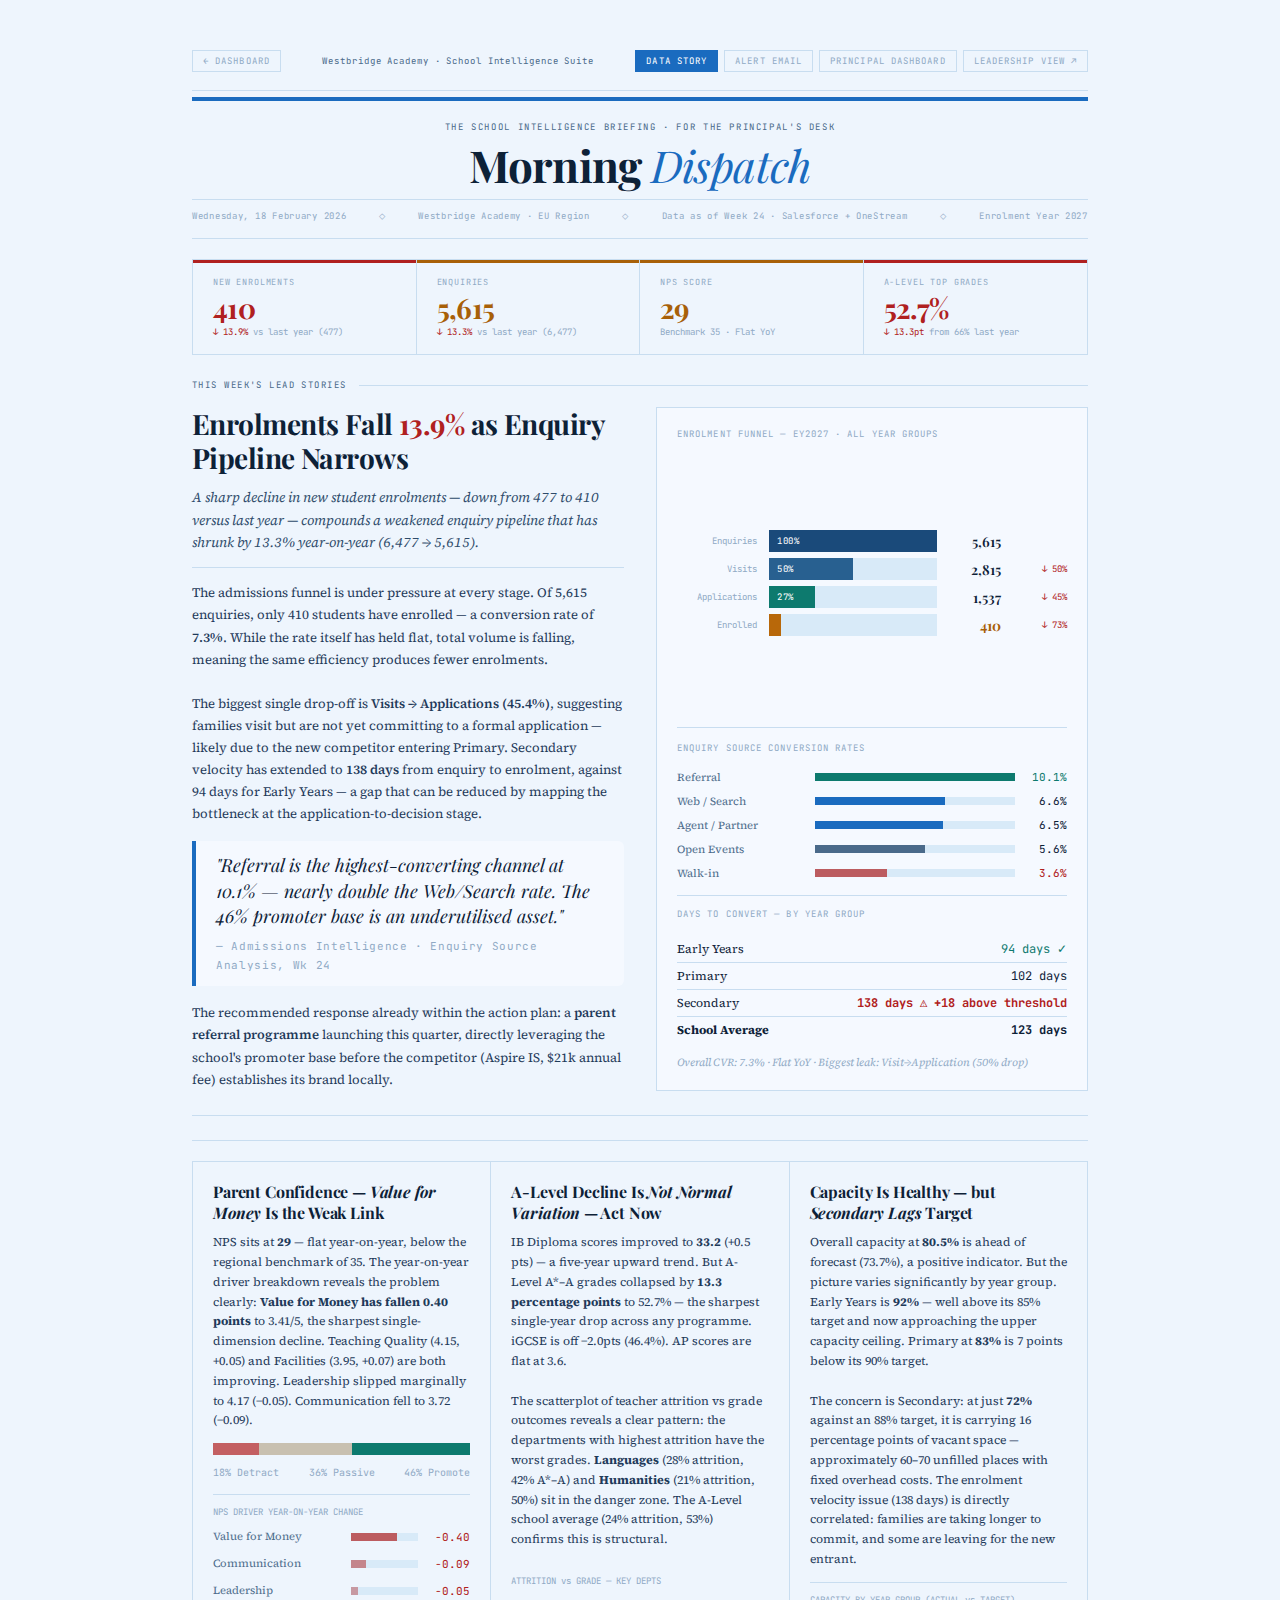
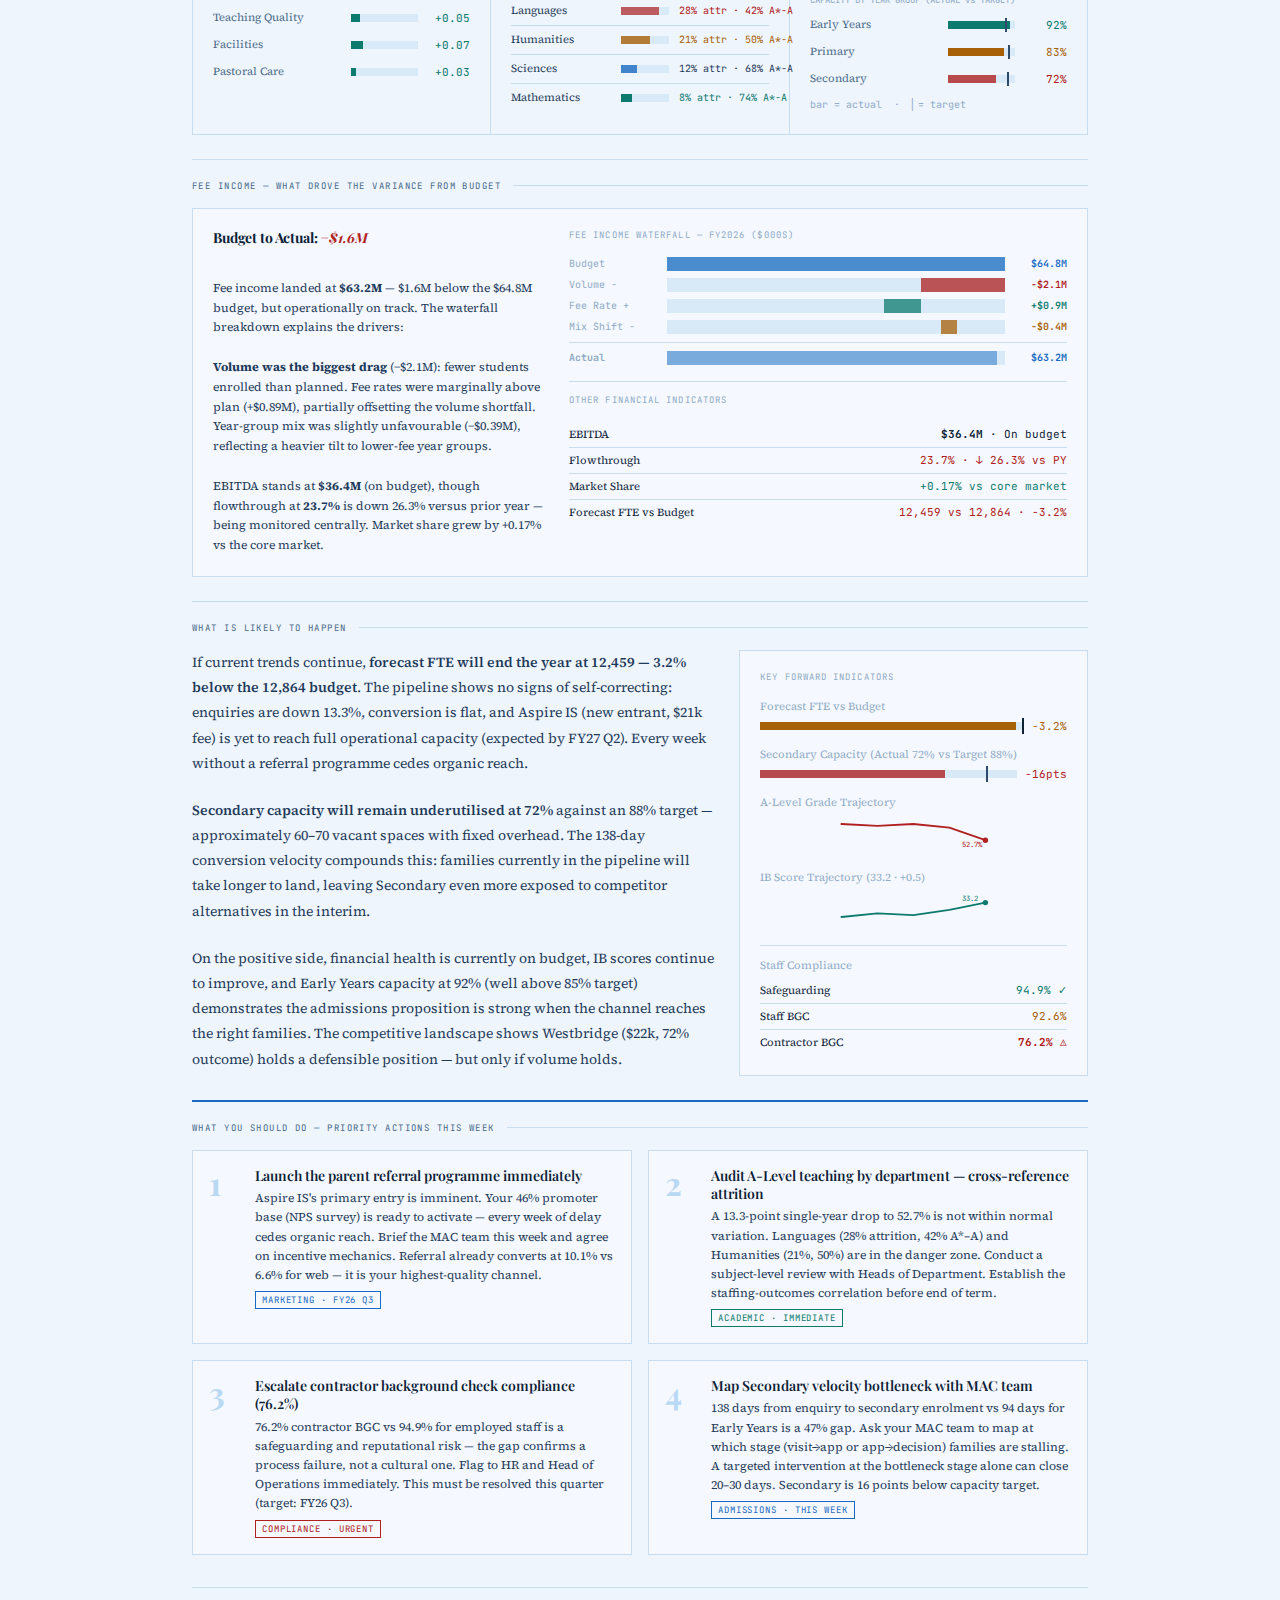
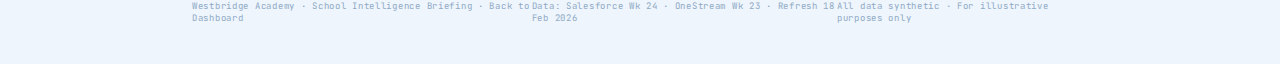
<file: principal-datastory.html>
<!DOCTYPE html>
<html lang="en">
<head>
<meta charset="UTF-8">
<meta name="viewport" content="width=device-width, initial-scale=1.0">
<title>Morning Dispatch — Principal's Daily Story · Westbridge Academy</title>
<link href="https://fonts.googleapis.com/css2?family=Playfair+Display:ital,wght@0,400;0,600;0,700;1,400;1,600&family=Source+Serif+4:ital,wght@0,300;0,400;0,600;1,400&family=JetBrains+Mono:wght@400;500&display=swap" rel="stylesheet">
<style>
  :root {
    --black:#0d2137; --charcoal:#1e3a5a; --dark:#2d4a6a; --mid:#4a6a8a; --soft:#90aac5;
    --rule:#c8ddf0; --paper:#eef5fd; --warm-white:#f5f9ff; --ink-cream:#d8eaf8;
    --red:#b02020; --teal:#0d7a6e; --amber:#a86008; --blue:#1a6bbf;
    --accent:#1a6bbf;
  }
  *{box-sizing:border-box;margin:0;padding:0;}
  html{font-size:16px;}
  body{background:var(--paper);color:var(--black);font-family:'Source Serif 4',serif;max-width:960px;margin:0 auto;padding:40px 32px;animation:fadeIn .5s ease;}
  a{color:inherit;text-decoration:none;}
  @keyframes fadeIn{from{opacity:0;}to{opacity:1;}}

  /* NAV BAR */
  .nav-bar{display:flex;align-items:center;justify-content:space-between;padding:10px 0 18px;border-bottom:1px solid var(--rule);margin-bottom:6px;}
  .nav-bar a{font-family:'JetBrains Mono',monospace;font-size:9px;letter-spacing:.12em;text-transform:uppercase;color:var(--soft);text-decoration:none;padding:4px 10px;border:1px solid var(--rule);}
  .nav-bar a:hover{background:var(--ink-cream);color:var(--black);}
  .nav-bar a.active{background:var(--accent);color:#fff;border-color:var(--accent);}
  .nav-center{font-family:'JetBrains Mono',monospace;font-size:9px;color:var(--mid);letter-spacing:.1em;}

  /* MASTHEAD */
  .masthead{text-align:center;border-top:4px solid var(--accent);border-bottom:1px solid var(--rule);padding:20px 0 16px;margin-bottom:8px;}
  .masthead-kicker{font-family:'JetBrains Mono',monospace;font-size:9px;letter-spacing:.18em;text-transform:uppercase;color:var(--mid);margin-bottom:10px;}
  .masthead-title{font-family:'Playfair Display',serif;font-size:44px;font-weight:700;letter-spacing:-.02em;line-height:1;color:var(--black);}
  .masthead-title em{font-style:italic;color:var(--accent);font-weight:400;}
  .masthead-meta{display:flex;justify-content:space-between;margin-top:12px;padding-top:10px;border-top:1px solid var(--rule);font-family:'JetBrains Mono',monospace;font-size:9px;color:var(--soft);letter-spacing:.08em;}

  /* SECTION RULE */
  .section-rule{border:none;border-top:2px solid var(--accent);margin:24px 0 20px;}
  .section-rule.thin{border-width:1px;border-color:var(--rule);}
  .section-label{font-family:'JetBrains Mono',monospace;font-size:9px;letter-spacing:.16em;text-transform:uppercase;color:var(--mid);margin-bottom:16px;display:flex;align-items:center;gap:12px;}
  .section-label::after{content:'';flex:1;height:1px;background:var(--rule);}

  /* LEAD STORY */
  .lead-story{display:grid;grid-template-columns:1fr 1fr;gap:32px;padding-bottom:24px;border-bottom:1px solid var(--rule);margin-bottom:24px;}
  .headline{font-family:'Playfair Display',serif;font-size:28px;font-weight:700;line-height:1.2;letter-spacing:-.02em;margin-bottom:12px;}
  .headline .hed-red{color:var(--red);}.headline .hed-teal{color:var(--teal);}.headline .hed-amber{color:var(--amber);}
  .deck{font-size:14px;color:var(--dark);line-height:1.6;font-style:italic;margin-bottom:14px;padding-bottom:14px;border-bottom:1px solid var(--rule);}
  .body-copy{font-size:13px;line-height:1.7;color:var(--charcoal);}
  .body-copy strong{font-weight:600;}

  /* CHART BOX */
  .chart-box{background:var(--warm-white);border:1px solid var(--rule);padding:20px;height:100%;display:flex;flex-direction:column;}
  .chart-label{font-family:'JetBrains Mono',monospace;font-size:9px;letter-spacing:.12em;text-transform:uppercase;color:var(--soft);margin-bottom:16px;}
  .chart-note{font-size:11px;color:var(--soft);font-style:italic;margin-top:auto;padding-top:12px;}

  /* FUNNEL */
  .funnel-viz{display:flex;flex-direction:column;gap:6px;flex:1;justify-content:center;}
  .f-stage{display:flex;align-items:center;gap:12px;}
  .f-bar-outer{flex:1;height:22px;background:var(--ink-cream);position:relative;}
  .f-bar-fill{height:100%;display:flex;align-items:center;padding-left:8px;}
  .f-bar-label{font-family:'JetBrains Mono',monospace;font-size:9px;color:#fff;letter-spacing:.06em;}
  .f-stage-name{width:80px;font-family:'JetBrains Mono',monospace;font-size:9px;color:var(--soft);text-align:right;}
  .f-num{width:52px;font-family:'Playfair Display',serif;font-size:14px;font-weight:600;text-align:right;}
  .f-drop{width:54px;font-family:'JetBrains Mono',monospace;font-size:9px;color:var(--red);text-align:right;}

  /* METRICS STRIP */
  .metrics-strip{display:grid;grid-template-columns:repeat(4,1fr);gap:0;border:1px solid var(--rule);margin-bottom:24px;}
  .metric-cell{padding:16px 20px;border-right:1px solid var(--rule);position:relative;}
  .metric-cell:last-child{border-right:none;}
  .metric-cell.alert::before{content:'';position:absolute;top:0;left:0;right:0;height:3px;}
  .metric-cell.alert-red::before{background:var(--red);}
  .metric-cell.alert-amber::before{background:var(--amber);}
  .metric-cell.alert-green::before{background:var(--teal);}
  .mc-label{font-family:'JetBrains Mono',monospace;font-size:8.5px;letter-spacing:.1em;text-transform:uppercase;color:var(--soft);margin-bottom:6px;}
  .mc-value{font-family:'Playfair Display',serif;font-size:28px;font-weight:700;line-height:1;letter-spacing:-.02em;}
  .mc-value.red{color:var(--red);}.mc-value.teal{color:var(--teal);}.mc-value.amber{color:var(--amber);}
  .mc-delta{font-family:'JetBrains Mono',monospace;font-size:9px;color:var(--soft);margin-top:4px;}
  .mc-delta .up{color:var(--teal);}.mc-delta .dn{color:var(--red);}

  /* 3-COL */
  .three-col{display:grid;grid-template-columns:1fr 1fr 1fr;gap:0;border-top:1px solid var(--rule);border-left:1px solid var(--rule);margin-bottom:24px;}
  .col-block{border-right:1px solid var(--rule);border-bottom:1px solid var(--rule);padding:20px;}
  .col-headline{font-family:'Playfair Display',serif;font-size:16px;font-weight:700;line-height:1.3;margin-bottom:10px;letter-spacing:-.01em;}
  .col-body{font-size:12px;line-height:1.65;color:var(--charcoal);}

  /* PULL QUOTE */
  .pull-quote{border-left:4px solid var(--accent);padding:12px 20px;margin:16px 0;background:var(--warm-white);border-radius:0 6px 6px 0;}
  .pull-quote p{font-family:'Playfair Display',serif;font-size:18px;font-style:italic;line-height:1.4;color:var(--black);}
  .pull-quote cite{font-size:11px;color:var(--soft);font-style:normal;font-family:'JetBrains Mono',monospace;letter-spacing:.06em;display:block;margin-top:8px;}

  /* ACTION ITEMS */
  .actions-grid{display:grid;grid-template-columns:1fr 1fr;gap:16px;margin-bottom:24px;}
  .action-story{display:flex;gap:14px;padding:16px;border:1px solid var(--rule);background:var(--warm-white);}
  .action-num{font-family:'Playfair Display',serif;font-size:32px;font-weight:700;color:#b8d8f4;line-height:1;flex-shrink:0;width:32px;}
  .action-hl{font-family:'Playfair Display',serif;font-size:14px;font-weight:600;margin-bottom:4px;line-height:1.3;}
  .action-body{font-size:12px;color:var(--charcoal);line-height:1.6;}
  .action-tag{display:inline-block;margin-top:6px;font-family:'JetBrains Mono',monospace;font-size:9px;letter-spacing:.1em;text-transform:uppercase;padding:2px 6px;border:1px solid currentColor;}
  .action-tag.mkt{color:var(--blue);}.action-tag.acad{color:var(--teal);}.action-tag.strat{color:var(--amber);}.action-tag.risk{color:var(--red);}

  /* DATA TABLES */
  .vel-table{width:100%;border-collapse:collapse;font-size:12px;}
  .vel-table td{padding:5px 0;border-bottom:1px solid var(--rule);}
  .vel-table td:last-child{text-align:right;font-family:'JetBrains Mono',monospace;}
  .vel-table tr:last-child td{border-bottom:none;}

  .data-row{display:flex;align-items:center;gap:8px;margin-bottom:9px;}
  .data-row:last-child{margin-bottom:0;}
  .dr-label{font-size:11px;color:var(--mid);width:130px;flex-shrink:0;}
  .dr-track{flex:1;height:8px;background:var(--ink-cream);}
  .dr-fill{height:100%;}
  .dr-val{font-family:'JetBrains Mono',monospace;font-size:11px;width:44px;text-align:right;flex-shrink:0;}

  /* NPS BAND */
  .nps-band{display:flex;height:12px;overflow:hidden;margin:10px 0;}
  .nps-d{background:var(--red);opacity:.7;}.nps-p{background:#c8c0b0;}.nps-pr{background:var(--teal);}

  /* WATERFALL VISUAL */
  .wf-row{display:flex;align-items:center;gap:10px;margin-bottom:7px;}
  .wf-label{font-family:'JetBrains Mono',monospace;font-size:10px;color:var(--soft);width:88px;flex-shrink:0;}
  .wf-bar-wrap{flex:1;height:14px;position:relative;background:var(--ink-cream);}
  .wf-bar{height:100%;position:absolute;}
  .wf-val{font-family:'JetBrains Mono',monospace;font-size:10px;width:52px;text-align:right;font-weight:600;flex-shrink:0;}

  /* SCATTER MINI */
  .scat-row{display:flex;align-items:center;justify-content:space-between;padding:5px 0;border-bottom:1px solid var(--rule);font-size:11px;}
  .scat-row:last-child{border-bottom:none;}
  .scat-dept{width:100px;}
  .scat-bar-wrap{flex:1;margin:0 10px;height:8px;background:var(--ink-cream);}
  .scat-bar{height:100%;}
  .scat-nums{font-family:'JetBrains Mono',monospace;font-size:10px;width:90px;text-align:right;white-space:nowrap;}

  svg.trend{width:100%;height:60px;overflow:visible;}

  /* FOOTNOTE */
  .footnote{border-top:1px solid var(--rule);margin-top:32px;padding-top:12px;display:flex;justify-content:space-between;font-family:'JetBrains Mono',monospace;font-size:9px;color:var(--soft);letter-spacing:.08em;}
</style>
</head>
<body>

<!-- NAV -->
<div class="nav-bar">
  <a href="index.html">← Dashboard</a>
  <span class="nav-center">Westbridge Academy · School Intelligence Suite</span>
  <div style="display:flex;gap:6px;">
    <a href="principal-datastory.html" class="active">Data Story</a>
    <a href="principal-email-alert.html">Alert Email</a>
    <a href="index.html">Principal Dashboard</a>
    <a href="Leaders-dahsboard.html">Leadership View ↗</a>
  </div>
</div>

<!-- MASTHEAD -->
<div class="masthead">
  <div class="masthead-kicker">The School Intelligence Briefing · For the Principal's Desk</div>
  <div class="masthead-title">Morning<em> Dispatch</em></div>
  <div class="masthead-meta">
    <span>Wednesday, 18 February 2026</span>
    <span>⬦</span>
    <span>Westbridge Academy · EU Region</span>
    <span>⬦</span>
    <span>Data as of Week 24 · Salesforce + OneStream</span>
    <span>⬦</span>
    <span>Enrolment Year 2027</span>
  </div>
</div>

<!-- SUMMARY STRIP -->
<div class="metrics-strip" style="margin-top:20px;">
  <div class="metric-cell alert alert-red">
    <div class="mc-label">New Enrolments</div>
    <div class="mc-value red">410</div>
    <div class="mc-delta"><span class="dn">↓ 13.9%</span> vs last year (477)</div>
  </div>
  <div class="metric-cell alert alert-amber">
    <div class="mc-label">Enquiries</div>
    <div class="mc-value amber">5,615</div>
    <div class="mc-delta"><span class="dn">↓ 13.3%</span> vs last year (6,477)</div>
  </div>
  <div class="metric-cell alert alert-amber">
    <div class="mc-label">NPS Score</div>
    <div class="mc-value amber">29</div>
    <div class="mc-delta">Benchmark 35 · Flat YoY</div>
  </div>
  <div class="metric-cell alert alert-red">
    <div class="mc-label">A-Level Top Grades</div>
    <div class="mc-value red">52.7%</div>
    <div class="mc-delta"><span class="dn">↓ 13.3pt</span> from 66% last year</div>
  </div>
</div>

<!-- LEAD STORIES -->
<div class="section-label">This Week's Lead Stories</div>

<div class="lead-story">
  <div>
    <div class="headline">
      Enrolments Fall <span class="hed-red">13.9%</span> as Enquiry Pipeline Narrows
    </div>
    <div class="deck">
      A sharp decline in new student enrolments — down from 477 to 410 versus last year — compounds a weakened enquiry pipeline that has shrunk by 13.3% year-on-year (6,477 → 5,615).
    </div>
    <div class="body-copy">
      <p>The admissions funnel is under pressure at every stage. Of 5,615 enquiries, only 410 students have enrolled — a conversion rate of <strong>7.3%</strong>. While the rate itself has held flat, total volume is falling, meaning the same efficiency produces fewer enrolments.</p>
      <br>
      <p>The biggest single drop-off is <strong>Visits → Applications (45.4%)</strong>, suggesting families visit but are not yet committing to a formal application — likely due to the new competitor entering Primary. Secondary velocity has extended to <strong>138 days</strong> from enquiry to enrolment, against 94 days for Early Years — a gap that can be reduced by mapping the bottleneck at the application-to-decision stage.</p>
      <div class="pull-quote" style="margin-top:16px;">
        <p>"Referral is the highest-converting channel at 10.1% — nearly double the Web/Search rate. The 46% promoter base is an underutilised asset."</p>
        <cite>— Admissions Intelligence · Enquiry Source Analysis, Wk 24</cite>
      </div>
      <p>The recommended response already within the action plan: a <strong>parent referral programme</strong> launching this quarter, directly leveraging the school's promoter base before the competitor (Aspire IS, $21k annual fee) establishes its brand locally.</p>
    </div>
  </div>

  <div class="chart-box">
    <div class="chart-label">Enrolment Funnel — EY2027 · All Year Groups</div>
    <div class="funnel-viz">
      <div class="f-stage">
        <div class="f-stage-name">Enquiries</div>
        <div class="f-bar-outer">
          <div class="f-bar-fill" style="width:100%; background:#1a4a7a;">
            <span class="f-bar-label">100%</span>
          </div>
        </div>
        <div class="f-num">5,615</div>
        <div class="f-drop"></div>
      </div>
      <div class="f-stage">
        <div class="f-stage-name">Visits</div>
        <div class="f-bar-outer">
          <div class="f-bar-fill" style="width:50.1%; background:#286090;">
            <span class="f-bar-label">50%</span>
          </div>
        </div>
        <div class="f-num">2,815</div>
        <div class="f-drop">↓ 50%</div>
      </div>
      <div class="f-stage">
        <div class="f-stage-name">Applications</div>
        <div class="f-bar-outer">
          <div class="f-bar-fill" style="width:27.4%; background:#0d7a6e;">
            <span class="f-bar-label">27%</span>
          </div>
        </div>
        <div class="f-num">1,537</div>
        <div class="f-drop">↓ 45%</div>
      </div>
      <div class="f-stage">
        <div class="f-stage-name">Enrolled</div>
        <div class="f-bar-outer">
          <div class="f-bar-fill" style="width:7.3%; background:#b8680a;">
            <span class="f-bar-label" style="display:none;"></span>
          </div>
        </div>
        <div class="f-num" style="color:var(--amber); font-weight:700;">410</div>
        <div class="f-drop">↓ 73%</div>
      </div>
    </div>

    <div style="margin-top:16px; padding-top:14px; border-top:1px solid var(--rule);">
      <div class="chart-label">Enquiry Source Conversion Rates</div>
      <div class="data-row">
        <span class="dr-label">Referral</span>
        <div class="dr-track"><div class="dr-fill" style="width:100%; background:var(--teal);"></div></div>
        <span class="dr-val" style="color:var(--teal);">10.1%</span>
      </div>
      <div class="data-row">
        <span class="dr-label">Web / Search</span>
        <div class="dr-track"><div class="dr-fill" style="width:65%; background:var(--blue);"></div></div>
        <span class="dr-val">6.6%</span>
      </div>
      <div class="data-row">
        <span class="dr-label">Agent / Partner</span>
        <div class="dr-track"><div class="dr-fill" style="width:64%; background:var(--blue);"></div></div>
        <span class="dr-val">6.5%</span>
      </div>
      <div class="data-row">
        <span class="dr-label">Open Events</span>
        <div class="dr-track"><div class="dr-fill" style="width:55%; background:var(--mid);"></div></div>
        <span class="dr-val">5.6%</span>
      </div>
      <div class="data-row">
        <span class="dr-label">Walk-in</span>
        <div class="dr-track"><div class="dr-fill" style="width:36%; background:var(--red); opacity:.7;"></div></div>
        <span class="dr-val" style="color:var(--red);">3.6%</span>
      </div>
    </div>

    <div style="margin-top:14px; padding-top:12px; border-top:1px solid var(--rule);">
      <div class="chart-label">Days to Convert — by Year Group</div>
      <table class="vel-table">
        <tr><td>Early Years</td><td style="color:var(--teal);">94 days ✓</td></tr>
        <tr><td>Primary</td><td>102 days</td></tr>
        <tr><td>Secondary</td><td style="color:var(--red); font-weight:700;">138 days ⚠ +18 above threshold</td></tr>
        <tr><td><strong>School Average</strong></td><td><strong>123 days</strong></td></tr>
      </table>
    </div>

    <div class="chart-note">Overall CVR: 7.3% · Flat YoY · Biggest leak: Visit→Application (50% drop)</div>
  </div>
</div>

<!-- SECOND STORY ROW -->
<hr class="section-rule thin">
<div class="three-col">
  <div class="col-block">
    <div class="col-headline">Parent Confidence — <em>Value for Money</em> Is the Weak Link</div>
    <div class="col-body">
      <p>NPS sits at <strong>29</strong> — flat year-on-year, below the regional benchmark of 35. The year-on-year driver breakdown reveals the problem clearly: <strong>Value for Money has fallen 0.40 points</strong> to 3.41/5, the sharpest single-dimension decline. Teaching Quality (4.15, +0.05) and Facilities (3.95, +0.07) are both improving. Leadership slipped marginally to 4.17 (−0.05). Communication fell to 3.72 (−0.09).</p>
      <div class="nps-band" style="margin-top:12px;">
        <div class="nps-d" style="flex:18;"></div>
        <div class="nps-p" style="flex:36;"></div>
        <div class="nps-pr" style="flex:46;"></div>
      </div>
      <div style="display:flex;justify-content:space-between;font-size:10px;color:var(--soft);font-family:'JetBrains Mono',monospace;margin-top:4px;">
        <span>18% Detract</span><span>36% Passive</span><span>46% Promote</span>
      </div>
      <div style="margin-top:12px;padding-top:10px;border-top:1px solid var(--rule);">
        <div style="font-family:'JetBrains Mono',monospace;font-size:9px;color:var(--soft);margin-bottom:8px;">NPS DRIVER YEAR-ON-YEAR CHANGE</div>
        <div class="data-row"><span class="dr-label">Value for Money</span><div class="dr-track"><div class="dr-fill" style="width:68%; background:var(--red); opacity:.7;"></div></div><span class="dr-val" style="color:var(--red);">−0.40</span></div>
        <div class="data-row"><span class="dr-label">Communication</span><div class="dr-track"><div class="dr-fill" style="width:23%; background:var(--red); opacity:.5;"></div></div><span class="dr-val" style="color:var(--red);">−0.09</span></div>
        <div class="data-row"><span class="dr-label">Leadership</span><div class="dr-track"><div class="dr-fill" style="width:10%; background:var(--red); opacity:.4;"></div></div><span class="dr-val" style="color:var(--red);">−0.05</span></div>
        <div class="data-row"><span class="dr-label">Teaching Quality</span><div class="dr-track"><div class="dr-fill" style="width:13%; background:var(--teal);"></div></div><span class="dr-val" style="color:var(--teal);">+0.05</span></div>
        <div class="data-row"><span class="dr-label">Facilities</span><div class="dr-track"><div class="dr-fill" style="width:18%; background:var(--teal);"></div></div><span class="dr-val" style="color:var(--teal);">+0.07</span></div>
        <div class="data-row"><span class="dr-label">Pastoral Care</span><div class="dr-track"><div class="dr-fill" style="width:8%; background:var(--teal);"></div></div><span class="dr-val" style="color:var(--teal);">+0.03</span></div>
      </div>
    </div>
  </div>

  <div class="col-block">
    <div class="col-headline">A-Level Decline Is <em>Not Normal Variation</em> — Act Now</div>
    <div class="col-body">
      <p>IB Diploma scores improved to <strong>33.2</strong> (+0.5 pts) — a five-year upward trend. But A-Level A*–A grades collapsed by <strong>13.3 percentage points</strong> to 52.7% — the sharpest single-year drop across any programme. iGCSE is off −2.0pts (46.4%). AP scores are flat at 3.6.</p>
      <br>
      <p>The scatterplot of teacher attrition vs grade outcomes reveals a clear pattern: the departments with highest attrition have the worst grades. <strong>Languages</strong> (28% attrition, 42% A*–A) and <strong>Humanities</strong> (21% attrition, 50%) sit in the danger zone. The A-Level school average (24% attrition, 53%) confirms this is structural.</p>
      <br>
      <div style="margin-top:4px;">
        <div style="font-family:'JetBrains Mono',monospace;font-size:9px;color:var(--soft);margin-bottom:8px;">ATTRITION vs GRADE — KEY DEPTS</div>
        <div class="scat-row"><span class="scat-dept">Languages</span><div class="scat-bar-wrap"><div class="scat-bar" style="width:80%;background:var(--red);opacity:.7;"></div></div><span class="scat-nums" style="color:var(--red);">28% attr · 42% A*-A</span></div>
        <div class="scat-row"><span class="scat-dept">Humanities</span><div class="scat-bar-wrap"><div class="scat-bar" style="width:60%;background:var(--amber);opacity:.8;"></div></div><span class="scat-nums" style="color:var(--amber);">21% attr · 50% A*-A</span></div>
        <div class="scat-row"><span class="scat-dept">Sciences</span><div class="scat-bar-wrap"><div class="scat-bar" style="width:34%;background:var(--blue);opacity:.8;"></div></div><span class="scat-nums">12% attr · 68% A*-A</span></div>
        <div class="scat-row"><span class="scat-dept">Mathematics</span><div class="scat-bar-wrap"><div class="scat-bar" style="width:23%;background:var(--teal);"></div></div><span class="scat-nums" style="color:var(--teal);">8% attr · 74% A*-A</span></div>
      </div>
    </div>
  </div>

  <div class="col-block">
    <div class="col-headline">Capacity Is Healthy — but <em>Secondary Lags</em> Target</div>
    <div class="col-body">
      <p>Overall capacity at <strong>80.5%</strong> is ahead of forecast (73.7%), a positive indicator. But the picture varies significantly by year group. Early Years is <strong>92%</strong> — well above its 85% target and now approaching the upper capacity ceiling. Primary at <strong>83%</strong> is 7 points below its 90% target.</p>
      <br>
      <p>The concern is Secondary: at just <strong>72%</strong> against an 88% target, it is carrying 16 percentage points of vacant space — approximately 60–70 unfilled places with fixed overhead costs. The enrolment velocity issue (138 days) is directly correlated: families are taking longer to commit, and some are leaving for the new entrant.</p>
      <div style="margin-top:12px;padding-top:10px;border-top:1px solid var(--rule);">
        <div style="font-family:'JetBrains Mono',monospace;font-size:9px;color:var(--soft);margin-bottom:8px;">CAPACITY BY YEAR GROUP (ACTUAL vs TARGET)</div>
        <div class="data-row"><span class="dr-label">Early Years</span><div class="dr-track" style="position:relative;"><div class="dr-fill" style="width:92%; background:var(--teal);"></div><div style="position:absolute;top:-3px;bottom:-3px;left:85%;width:2px;background:var(--dark);"></div></div><span class="dr-val" style="color:var(--teal);">92%</span></div>
        <div class="data-row"><span class="dr-label">Primary</span><div class="dr-track" style="position:relative;"><div class="dr-fill" style="width:83%; background:var(--amber);"></div><div style="position:absolute;top:-3px;bottom:-3px;left:90%;width:2px;background:var(--dark);"></div></div><span class="dr-val" style="color:var(--amber);">83%</span></div>
        <div class="data-row"><span class="dr-label">Secondary</span><div class="dr-track" style="position:relative;"><div class="dr-fill" style="width:72%; background:var(--red); opacity:.8;"></div><div style="position:absolute;top:-3px;bottom:-3px;left:88%;width:2px;background:var(--dark);"></div></div><span class="dr-val" style="color:var(--red);">72%</span></div>
        <p style="font-size:10px;color:var(--soft);margin-top:8px;font-family:'JetBrains Mono',monospace;">bar = actual &nbsp;·&nbsp; ▏= target</p>
      </div>
    </div>
  </div>
</div>

<!-- FINANCIAL BRIDGE -->
<hr class="section-rule thin">
<div class="section-label">Fee Income — What Drove the Variance from Budget</div>
<div style="display:grid;grid-template-columns:2fr 3fr;gap:24px;margin-bottom:24px;border:1px solid var(--rule);background:var(--warm-white);padding:20px;">
  <div>
    <div class="col-headline" style="font-size:14px;">Budget to Actual: <em style="color:var(--red);">−$1.6M</em></div>
    <br>
    <div class="col-body">
      <p>Fee income landed at <strong>$63.2M</strong> — $1.6M below the $64.8M budget, but operationally on track. The waterfall breakdown explains the drivers:</p>
      <br>
      <p><strong>Volume was the biggest drag</strong> (−$2.1M): fewer students enrolled than planned. Fee rates were marginally above plan (+$0.89M), partially offsetting the volume shortfall. Year-group mix was slightly unfavourable (−$0.39M), reflecting a heavier tilt to lower-fee year groups.</p>
      <br>
      <p>EBITDA stands at <strong>$36.4M</strong> (on budget), though flowthrough at <strong>23.7%</strong> is down 26.3% versus prior year — being monitored centrally. Market share grew by +0.17% vs the core market.</p>
    </div>
  </div>
  <div>
    <div class="chart-label">Fee Income Waterfall — FY2026 ($000s)</div>
    <!-- Waterfall visual -->
    <div class="wf-row">
      <span class="wf-label">Budget</span>
      <div class="wf-bar-wrap">
        <div class="wf-bar" style="left:0;width:100%;background:var(--blue);opacity:.75;"></div>
      </div>
      <span class="wf-val" style="color:var(--blue);">$64.8M</span>
    </div>
    <div class="wf-row">
      <span class="wf-label">Volume −</span>
      <div class="wf-bar-wrap">
        <div class="wf-bar" style="right:0;width:25%;background:var(--red);opacity:.75;"></div>
      </div>
      <span class="wf-val" style="color:var(--red);">−$2.1M</span>
    </div>
    <div class="wf-row">
      <span class="wf-label">Fee Rate +</span>
      <div class="wf-bar-wrap">
        <div class="wf-bar" style="right:25%;width:10.9%;background:var(--teal);opacity:.75;"></div>
      </div>
      <span class="wf-val" style="color:var(--teal);">+$0.9M</span>
    </div>
    <div class="wf-row">
      <span class="wf-label">Mix Shift −</span>
      <div class="wf-bar-wrap">
        <div class="wf-bar" style="right:14.1%;width:4.8%;background:var(--amber);opacity:.75;"></div>
      </div>
      <span class="wf-val" style="color:var(--amber);">−$0.4M</span>
    </div>
    <div style="border-top:1px solid var(--rule);margin:8px 0;"></div>
    <div class="wf-row">
      <span class="wf-label" style="font-weight:700;">Actual</span>
      <div class="wf-bar-wrap">
        <div class="wf-bar" style="left:0;width:97.5%;background:var(--blue);opacity:.5;"></div>
      </div>
      <span class="wf-val" style="color:var(--blue);font-weight:700;">$63.2M</span>
    </div>
    <div style="margin-top:16px;border-top:1px solid var(--rule);padding-top:12px;">
      <div class="chart-label">Other Financial Indicators</div>
      <table class="vel-table" style="font-size:11px;">
        <tr><td>EBITDA</td><td><strong>$36.4M</strong> · On budget</td></tr>
        <tr><td>Flowthrough</td><td style="color:var(--red);">23.7% · ↓ 26.3% vs PY</td></tr>
        <tr><td>Market Share</td><td style="color:var(--teal);">+0.17% vs core market</td></tr>
        <tr><td>Forecast FTE vs Budget</td><td style="color:var(--red);">12,459 vs 12,864 · −3.2%</td></tr>
      </table>
    </div>
  </div>
</div>

<!-- WHAT HAPPENS NEXT -->
<hr class="section-rule thin">
<div class="section-label">What Is Likely to Happen</div>
<div style="display:grid;grid-template-columns:3fr 2fr;gap:24px;margin-bottom:24px;">
  <div>
    <p class="body-copy" style="font-size:14px;line-height:1.8;">
      If current trends continue, <strong>forecast FTE will end the year at 12,459 — 3.2% below the 12,864 budget</strong>. The pipeline shows no signs of self-correcting: enquiries are down 13.3%, conversion is flat, and Aspire IS (new entrant, $21k fee) is yet to reach full operational capacity (expected by FY27 Q2). Every week without a referral programme cedes organic reach.
    </p>
    <br>
    <p class="body-copy" style="font-size:14px;line-height:1.8;">
      <strong>Secondary capacity will remain underutilised at 72%</strong> against an 88% target — approximately 60–70 vacant spaces with fixed overhead. The 138-day conversion velocity compounds this: families currently in the pipeline will take longer to land, leaving Secondary even more exposed to competitor alternatives in the interim.
    </p>
    <br>
    <p class="body-copy" style="font-size:14px;line-height:1.8;">
      On the positive side, financial health is currently on budget, IB scores continue to improve, and Early Years capacity at 92% (well above 85% target) demonstrates the admissions proposition is strong when the channel reaches the right families. The competitive landscape shows Westbridge ($22k, 72% outcome) holds a defensible position — but only if volume holds.
    </p>
  </div>
  <div style="background:var(--warm-white);border:1px solid var(--rule);padding:20px;">
    <div class="chart-label">Key Forward Indicators</div>
    <div style="margin-bottom:14px;">
      <div style="font-size:11px;color:var(--soft);margin-bottom:5px;">Forecast FTE vs Budget</div>
      <div style="display:flex;align-items:center;gap:8px;">
        <div style="flex:1;height:8px;background:var(--ink-cream);position:relative;">
          <div style="position:absolute;left:0;top:0;height:100%;width:96.8%;background:var(--amber);"></div>
          <div style="position:absolute;right:0;top:-4px;bottom:-4px;width:2px;background:var(--black);"></div>
        </div>
        <span style="font-family:'JetBrains Mono',monospace;font-size:11px;color:var(--amber);">−3.2%</span>
      </div>
    </div>
    <div style="margin-bottom:14px;">
      <div style="font-size:11px;color:var(--soft);margin-bottom:5px;">Secondary Capacity (Actual 72% vs Target 88%)</div>
      <div style="display:flex;align-items:center;gap:8px;">
        <div style="flex:1;height:8px;background:var(--ink-cream);position:relative;">
          <div style="position:absolute;left:0;top:0;height:100%;width:72%;background:var(--red);opacity:.8;"></div>
          <div style="position:absolute;left:88%;top:-4px;bottom:-4px;width:2px;background:var(--dark);"></div>
        </div>
        <span style="font-family:'JetBrains Mono',monospace;font-size:11px;color:var(--red);">−16pts</span>
      </div>
    </div>
    <div style="margin-bottom:14px;">
      <div style="font-size:11px;color:var(--soft);margin-bottom:5px;">A-Level Grade Trajectory</div>
      <svg viewBox="0 0 160 40" style="width:100%;height:36px;">
        <polyline points="0,10 40,12 80,10 120,14 160,28" fill="none" stroke="var(--red)" stroke-width="2" stroke-linecap="round" stroke-linejoin="round"/>
        <circle cx="160" cy="28" r="3" fill="var(--red)"/>
        <text x="134" y="36" font-family="JetBrains Mono,monospace" font-size="8" fill="var(--red)">52.7%</text>
      </svg>
    </div>
    <div style="margin-bottom:14px;">
      <div style="font-size:11px;color:var(--soft);margin-bottom:5px;">IB Score Trajectory (33.2 · +0.5)</div>
      <svg viewBox="0 0 160 40" style="width:100%;height:36px;">
        <polyline points="0,30 40,26 80,28 120,22 160,14" fill="none" stroke="var(--teal)" stroke-width="2" stroke-linecap="round" stroke-linejoin="round"/>
        <circle cx="160" cy="14" r="3" fill="var(--teal)"/>
        <text x="134" y="12" font-family="JetBrains Mono,monospace" font-size="8" fill="var(--teal)">33.2</text>
      </svg>
    </div>
    <div style="border-top:1px solid var(--rule);padding-top:12px;">
      <div style="font-size:11px;color:var(--soft);margin-bottom:5px;">Staff Compliance</div>
      <table class="vel-table" style="font-size:11px;">
        <tr><td>Safeguarding</td><td style="color:var(--teal);">94.9% ✓</td></tr>
        <tr><td>Staff BGC</td><td style="color:var(--amber);">92.6%</td></tr>
        <tr><td>Contractor BGC</td><td style="color:var(--red);font-weight:700;">76.2% ⚠</td></tr>
      </table>
    </div>
  </div>
</div>

<!-- WHAT YOU SHOULD DO -->
<hr class="section-rule">
<div class="section-label">What You Should Do — Priority Actions This Week</div>

<div class="actions-grid">
  <div class="action-story">
    <div class="action-num">1</div>
    <div class="action-content">
      <div class="action-hl">Launch the parent referral programme immediately</div>
      <div class="action-body">Aspire IS's primary entry is imminent. Your 46% promoter base (NPS survey) is ready to activate — every week of delay cedes organic reach. Brief the MAC team this week and agree on incentive mechanics. Referral already converts at 10.1% vs 6.6% for web — it is your highest-quality channel.</div>
      <span class="action-tag mkt">Marketing · FY26 Q3</span>
    </div>
  </div>
  <div class="action-story">
    <div class="action-num">2</div>
    <div class="action-content">
      <div class="action-hl">Audit A-Level teaching by department — cross-reference attrition</div>
      <div class="action-body">A 13.3-point single-year drop to 52.7% is not within normal variation. Languages (28% attrition, 42% A*–A) and Humanities (21%, 50%) are in the danger zone. Conduct a subject-level review with Heads of Department. Establish the staffing-outcomes correlation before end of term.</div>
      <span class="action-tag acad">Academic · Immediate</span>
    </div>
  </div>
  <div class="action-story">
    <div class="action-num">3</div>
    <div class="action-content">
      <div class="action-hl">Escalate contractor background check compliance (76.2%)</div>
      <div class="action-body">76.2% contractor BGC vs 94.9% for employed staff is a safeguarding and reputational risk — the gap confirms a process failure, not a cultural one. Flag to HR and Head of Operations immediately. This must be resolved this quarter (target: FY26 Q3).</div>
      <span class="action-tag risk">Compliance · Urgent</span>
    </div>
  </div>
  <div class="action-story">
    <div class="action-num">4</div>
    <div class="action-content">
      <div class="action-hl">Map Secondary velocity bottleneck with MAC team</div>
      <div class="action-body">138 days from enquiry to secondary enrolment vs 94 days for Early Years is a 47% gap. Ask your MAC team to map at which stage (visit→app or app→decision) families are stalling. A targeted intervention at the bottleneck stage alone can close 20–30 days. Secondary is 16 points below capacity target.</div>
      <span class="action-tag mkt">Admissions · This Week</span>
    </div>
  </div>
</div>

<!-- FOOTNOTE -->
<div class="footnote">
  <span>Westbridge Academy · School Intelligence Briefing · <a href="index.html" style="color:inherit;">Back to Dashboard</a></span>
  <span>Data: Salesforce Wk 24 · OneStream Wk 23 · Refresh 18 Feb 2026</span>
  <span>All data synthetic · For illustrative purposes only</span>
</div>

</body>
</html>
</file>
<file: styles.css>
:root{
  --ink:#0d2137;--ink-mid:#1e3a5a;--ink-soft:#4a6a8a;--ink-ghost:#90aec8;
  --paper:#eef5fd;--paper-warm:#e2eefa;--card:#ffffff;
  --sb:#ffffff;--sb-bdr:#c8ddf0;--sb-lbl:#90aac5;--sb-link:#4a6a8a;--sb-hover:#eff6ff;--sb-active:#deeeff;
  --accent:#1a6bbf;--accent-bg:#deeeff;--accent-bdr:rgba(26,107,191,.25);
  --green:#0b7060;--green-bg:#e8f7f3;--green-bdr:rgba(11,112,96,.22);
  --amber:#a86008;--amber-bg:#fff8ed;--amber-bdr:rgba(168,96,8,.22);
  --red:#b02020;--red-bg:#fdeeed;--red-bdr:rgba(176,32,32,.22);
  --navy:#0d2137;--teal:#0b7060;--cyan:#38bdf8;
  --bdr:rgba(26,107,191,.10);--shadow:0 2px 18px rgba(26,80,150,.08);
}
*,*::before,*::after{box-sizing:border-box;margin:0;padding:0;}
html,body{height:100%;}
body{font-family:'DM Sans',sans-serif;background:var(--paper);color:var(--ink);font-size:14px;}
a{color:inherit;text-decoration:none;}

/* APP SHELL */
.app{display:flex;height:100%;}

/* SIDEBAR */
.sb{width:218px;min-width:218px;background:var(--sb);border-right:1px solid var(--sb-bdr);display:flex;flex-direction:column;flex-shrink:0;}
.sb-brand{padding:22px 20px 16px;border-bottom:1px solid var(--sb-bdr);}
.sb-logo{display:flex;align-items:center;gap:9px;margin-bottom:2px;}
.sb-dot{width:8px;height:8px;border-radius:50%;background:var(--accent);opacity:.9;}
.sb-school{font-family:'DM Serif Display',serif;color:var(--ink);font-size:14.5px;line-height:1.25;}
.sb-role{font-size:9px;color:var(--sb-lbl);text-transform:uppercase;letter-spacing:.15em;margin-top:5px;}
.sb-nav{flex:1;overflow-y:auto;padding:8px 0;scrollbar-width:none;}
.sb-nav::-webkit-scrollbar{display:none;}
.sb-section{padding:12px 0 2px;}
.sb-lbl{font-size:9px;text-transform:uppercase;letter-spacing:.17em;color:var(--sb-lbl);padding:0 20px 5px;font-weight:600;}
.sb-nav ul{list-style:none;}
.sb-nav li{margin-bottom:1px;}
.sb-nav a{display:flex;align-items:center;gap:10px;padding:8px 18px;font-size:13px;color:var(--sb-link);border-left:3px solid transparent;transition:all .14s;border-radius:0 8px 8px 0;margin-right:8px;}
.sb-nav a:hover{color:var(--ink);background:var(--sb-hover);}
.sb-nav li.active a{color:var(--accent);background:var(--sb-active);border-left-color:var(--accent);font-weight:600;}
.mi{font-family:'Material Symbols Outlined';font-size:16px;opacity:.55;font-style:normal;line-height:1;}
.sb-nav li.active a .mi{opacity:.85;color:var(--accent);}
.sb-foot{padding:13px 20px;border-top:1px solid var(--sb-bdr);}
.av{display:flex;align-items:center;gap:10px;}
.av-ring{width:32px;height:32px;border-radius:50%;background:var(--accent-bg);border:1px solid var(--accent-bdr);display:flex;align-items:center;justify-content:center;font-size:11px;font-weight:700;color:var(--accent);flex-shrink:0;}
.av-name{font-size:12px;font-weight:600;color:var(--ink);}
.av-role{font-size:10px;color:var(--sb-lbl);margin-top:1px;}

/* MAIN */
.main{flex:1;display:flex;flex-direction:column;overflow:hidden;min-width:0;}

/* TOPBAR */
.topbar{background:var(--sb);border-bottom:1px solid var(--sb-bdr);padding:0 28px;height:68px;display:flex;align-items:center;justify-content:space-between;flex-shrink:0;gap:16px;}
.tb-left{display:flex;flex-direction:column;justify-content:center;min-width:0;}
.tb-greeting{font-family:'DM Serif Display',serif;font-size:19px;color:var(--ink);letter-spacing:-.025em;line-height:1;white-space:nowrap;overflow:hidden;text-overflow:ellipsis;}
.tb-greeting em{font-style:italic;color:var(--accent);}
.tb-date{font-size:11px;color:var(--ink-ghost);margin-top:3px;}
.tb-right{display:flex;align-items:center;gap:8px;flex-wrap:wrap;justify-content:flex-end;}
.chip{display:inline-flex;align-items:center;gap:5px;font-size:11.5px;font-weight:500;padding:5px 14px;border-radius:20px;border:1px solid var(--sb-bdr);color:var(--sb-link);background:var(--paper);white-space:nowrap;cursor:pointer;transition:all .13s;}
.chip:hover{background:var(--accent-bg);color:var(--accent);border-color:var(--accent-bdr);}
.chip .mi{font-size:14px;opacity:.7;}
.chip.urgent{background:var(--red-bg);border-color:var(--red-bdr);color:var(--red);}

.filter-group{display:inline-flex;align-items:center;gap:6px;padding:4px;border-radius:999px;border:1px solid var(--sb-bdr);background:var(--paper);}
.filter-chip{border:none;background:transparent;font-size:10.5px;font-weight:600;letter-spacing:.08em;text-transform:uppercase;padding:5px 10px;border-radius:999px;color:var(--sb-link);cursor:pointer;transition:all .13s;}
.filter-chip.active{background:var(--accent);color:#fff;}

/* SCROLL */
.scroll{flex:1;overflow-y:auto;padding:24px 28px 52px;scrollbar-width:thin;scrollbar-color:var(--sb-bdr) transparent;background:var(--paper);}
.scroll::-webkit-scrollbar{width:4px;}
.scroll::-webkit-scrollbar-thumb{background:var(--sb-bdr);border-radius:2px;}

/* ALERT BANNER */
.alert-banner{background:var(--card);border:1px solid var(--red-bdr);border-left:4px solid var(--red);border-radius:12px;padding:14px 22px;margin-bottom:26px;display:flex;align-items:center;gap:20px;box-shadow:0 2px 12px rgba(168,40,24,.07);}
.ab-dot{width:10px;height:10px;border-radius:50%;background:var(--red);animation:pulse 1.6s infinite;flex-shrink:0;}
@keyframes pulse{0%,100%{opacity:1;transform:scale(1);}50%{opacity:.4;transform:scale(.82);}}
@keyframes blink{0%,100%{opacity:1;}50%{opacity:0;}}
.ab-text{flex:1;font-size:13px;color:var(--ink-soft);line-height:1.5;}
.ab-text strong{color:var(--ink);}
.ab-pills{display:flex;gap:6px;flex-wrap:wrap;}
.ab-pill{font-size:10.5px;font-weight:600;padding:4px 12px;border-radius:20px;white-space:nowrap;}
.ab-pill.r{background:var(--red-bg);color:var(--red);border:1px solid var(--red-bdr);}
.ab-pill.a{background:var(--amber-bg);color:var(--amber);border:1px solid var(--amber-bdr);}
.ab-pill.g{background:var(--green-bg);color:var(--green);border:1px solid var(--green-bdr);}

/* SECTION HEADER */
.sec-hdr{display:flex;align-items:center;gap:12px;margin-bottom:14px;margin-top:4px;}
.sec-hdr+.sec-hdr,.kpi-grid+.sec-hdr{margin-top:30px;}
.sec-icon{width:38px;height:38px;border-radius:10px;display:flex;align-items:center;justify-content:center;font-size:18px;flex-shrink:0;}
.sec-icon.mkt{background:#deeeff;border:1px solid #b8d8f4;}
.sec-icon.prop{background:#e2f4f0;border:1px solid #b8e0d8;}
.sec-icon.perf{background:#fef4e2;border:1px solid #f0dcb0;}
.sec-icon.talent{background:#eee8fc;border:1px solid #d4c8f4;}
.sec-title{font-family:'DM Serif Display',serif;font-size:20px;color:var(--ink);letter-spacing:-.02em;}
.sec-sub{font-size:11.5px;color:var(--ink-ghost);margin-top:1px;}
.sec-right{margin-left:auto;display:flex;align-items:center;gap:8px;}
.sec-count{font-size:10px;color:var(--ink-ghost);}
.sec-alert{font-size:10px;font-weight:700;padding:3px 10px;border-radius:10px;}
.sec-alert.red{background:var(--red-bg);color:var(--red);}
.sec-alert.amber{background:var(--amber-bg);color:var(--amber);}
.sec-alert.green{background:var(--green-bg);color:var(--green);}
.sec-line{flex:1;height:1px;background:var(--bdr);}

/* KPI GRID */
.kpi-grid{display:grid;grid-template-columns:repeat(4,1fr);gap:10px;margin-bottom:8px;}

/* KPI CARD */
.kc-link{display:block;}
.kc{background:var(--card);border:1px solid var(--sb-bdr);border-radius:12px;padding:10px 10px 8px;position:relative;overflow:visible;cursor:pointer;transition:box-shadow .18s,transform .18s,min-height .18s,background .18s,border-color .18s;min-height:120px;}
.kc.g{background:linear-gradient(180deg,#f3fbf8 0%, #ffffff 100%);border-color:var(--green-bdr);}
.kc.a{background:linear-gradient(180deg,#fff8ed 0%, #ffffff 100%);border-color:var(--amber-bdr);}
.kc.r{background:linear-gradient(180deg,#fdeeed 0%, #ffffff 100%);border-color:var(--red-bdr);}
.kc:hover{box-shadow:var(--shadow);transform:translateY(-2px);}
.kc::before{content:'';position:absolute;top:0;left:0;right:0;height:4px;border-radius:12px 12px 0 0;background:var(--kc-color,#ccc);}
.kc.g{--kc-color:var(--green);}
.kc.a{--kc-color:var(--amber);}
.kc.r{--kc-color:var(--red);}
.kc-meta{display:flex;align-items:center;gap:6px;margin-bottom:8px;}
.kc-status{display:inline-flex;align-items:center;gap:4px;font-size:9.5px;font-weight:700;padding:3px 9px;border-radius:10px;text-transform:uppercase;letter-spacing:.05em;}
.kc.g .kc-status{background:var(--green-bg);color:var(--green);}
.kc.a .kc-status{background:var(--amber-bg);color:var(--amber);}
.kc.r .kc-status{background:var(--red-bg);color:var(--red);}
.kc-freq{font-size:9px;font-weight:700;padding:2px 7px;border-radius:10px;letter-spacing:.08em;text-transform:uppercase;}
.kc-freq.w{background:var(--navy);color:#fff;}
.kc-freq.m{background:var(--teal);color:#fff;}
.kc-freq.a{background:var(--cyan);color:#0d2137;}
.kc-trend{position:absolute;top:14px;right:14px;font-size:11px;font-weight:700;}
.kc-trend.up{color:var(--green);}
.kc-trend.dn{color:var(--red);}
.kc-trend.flat{color:var(--ink-ghost);}
.kc-value{font-family:'DM Serif Display',serif;font-size:22px;line-height:1;letter-spacing:-.03em;margin-bottom:4px;}
.kc.g .kc-value{color:var(--ink);}
.kc.a .kc-value{color:var(--amber);}
.kc.r .kc-value{color:var(--red);}
.kc-name{font-size:11px;font-weight:600;color:var(--ink-mid);margin-bottom:6px;line-height:1.2;}

/* Hover typing panel */
.kc-hover-panel{
  position:absolute;
  left:12px;
  right:12px;
  bottom:calc(100% + 10px);
  background:#ffffff;
  border:1px solid var(--sb-bdr);
  border-radius:10px;
  padding:10px 12px;
  box-shadow:var(--shadow);
  opacity:0;
  transform:translateY(6px);
  transition:opacity .12s ease,transform .12s ease;
  pointer-events:none;
  z-index:10;
}
.kc-hover-panel.show{opacity:1;transform:translateY(0);}
.kc-hover-title{
  font-size:9px;
  letter-spacing:.12em;
  text-transform:uppercase;
  color:var(--ink-ghost);
  margin-bottom:6px;
}
.kc-hover-title.secondary{
  margin-top:10px;
}
.kc-hover-text{
  font-size:11px;
  color:var(--ink-soft);
  line-height:1.5;
  min-height:16px;
}
.kc-hover-text.typing::after{
  content:'|';
  margin-left:2px;
  color:var(--accent);
  animation:blink 1s step-end infinite;
}
.kc-compliance{border-left:4px solid var(--green);}
.kc-compliance.compliance-red{border-left-color:var(--red);}
.kc-compliance.compliance-green{border-left-color:var(--green);}

/* PANELS (DRILLDOWN/REGIONAL/CENTRAL) */
.panel-grid{display:grid;grid-template-columns:repeat(2,1fr);gap:16px;}
.panel{background:var(--card);border:1px solid var(--sb-bdr);border-radius:12px;padding:16px;box-shadow:var(--shadow);}
.panel.wide{grid-column:1/-1;}
.panel h3{font-size:12px;font-weight:700;text-transform:uppercase;letter-spacing:.08em;color:var(--ink-mid);margin-bottom:10px;}
.panel p{font-size:12px;color:var(--ink-soft);line-height:1.6;}
.kpi-detail-block{margin-top:10px;}
.kpi-detail-label{font-size:9px;text-transform:uppercase;letter-spacing:.1em;color:var(--ink-ghost);margin-bottom:4px;}
.kpi-detail-text{font-size:12px;color:var(--ink-soft);line-height:1.6;}
.kpi-narrative p{margin-bottom:6px;}
.kpi-narrative p:last-child{margin-bottom:0;}
.chart-box{width:100%;height:170px;}
.chart-legend{display:flex;flex-wrap:wrap;gap:10px;margin-top:8px;font-size:11px;color:var(--ink-soft);}
.legend-item{display:flex;align-items:center;gap:6px;}
.legend-dot{width:8px;height:8px;border-radius:50%;}
.chart-axis{font-size:9px;fill:var(--ink-ghost);}
.chart-grid{stroke:var(--bdr);}

.metric-grid{display:grid;grid-template-columns:repeat(4,1fr);gap:10px;}
.metric-card{background:var(--paper);border:1px solid var(--sb-bdr);border-radius:10px;padding:10px 12px;}
.metric-card h4{font-size:9px;text-transform:uppercase;letter-spacing:.1em;color:var(--ink-ghost);margin-bottom:4px;}
.metric-card .metric-value{font-family:'DM Serif Display',serif;font-size:20px;color:var(--ink);}

.chart-list{display:flex;flex-direction:column;gap:8px;}
.bar-row{display:flex;align-items:center;gap:10px;}
.bar-label{width:140px;font-size:11px;color:var(--ink-soft);}
.bar-track{flex:1;height:8px;background:var(--paper-warm);border-radius:999px;overflow:hidden;}
.bar-fill{height:100%;background:var(--accent);border-radius:999px;}
.stack-bar{display:flex;height:12px;border-radius:999px;overflow:hidden;background:var(--paper-warm);}
.stack-segment{height:100%;}
.stack-green{background:var(--green);}
.stack-amber{background:var(--amber);}
.stack-red{background:var(--red);}
.simple-metric{display:flex;justify-content:space-between;align-items:center;font-family:'DM Serif Display',serif;font-size:18px;color:var(--ink);}
.progress-track{width:100%;height:10px;background:var(--paper-warm);border-radius:999px;overflow:hidden;margin-top:8px;}
.progress-fill{height:100%;background:var(--accent);}
.funnel{display:flex;flex-direction:column;gap:8px;}
.funnel-step{background:var(--paper);border:1px solid var(--sb-bdr);border-radius:999px;padding:6px 12px;display:flex;justify-content:space-between;align-items:center;color:var(--ink);font-weight:600;font-size:12px;}
.trend-chip{display:inline-flex;align-items:center;gap:4px;font-size:10px;color:var(--ink-ghost);}
.note{font-size:11px;color:var(--ink-ghost);margin-top:6px;}

.table-wrapper{overflow-x:auto;}
.heat-table{width:100%;border-collapse:collapse;font-size:12px;}
.heat-table th,.heat-table td{padding:8px 10px;text-align:left;border-bottom:1px solid var(--sb-bdr);}
.heat-table th{font-size:9px;text-transform:uppercase;letter-spacing:.1em;color:var(--ink-ghost);}
.heat-green{background:var(--green-bg);}
.heat-amber{background:var(--amber-bg);}
.heat-red{background:var(--red-bg);}

.back-link{font-size:11px;text-transform:uppercase;letter-spacing:.08em;color:var(--accent);font-weight:700;}

/* TOOLTIP */
.tooltip{
  position:fixed;
  background:var(--ink);
  color:#fff;
  padding:10px 12px;
  border-radius:8px;
  font-size:11px;
  line-height:1.4;
  max-width:240px;
  opacity:0;
  pointer-events:none;
  z-index:999;
  box-shadow:0 8px 20px rgba(13,33,55,.25);
  transition:opacity .12s ease;
}
.tooltip strong{
  display:block;
  font-size:10px;
  letter-spacing:.06em;
  text-transform:uppercase;
  color:#d6e5f6;
  margin-bottom:4px;
}
.has-tooltip{cursor:help;}

/* RESPONSIVE */
@media(max-width:1280px){.kpi-grid{grid-template-columns:repeat(3,1fr);} .metric-grid{grid-template-columns:repeat(2,1fr);} }
@media(max-width:900px){.kpi-grid{grid-template-columns:repeat(2,1fr);} .panel-grid{grid-template-columns:1fr;} .app{flex-direction:column;} .sb{width:100%;min-width:100%;flex-direction:row;overflow-x:auto;} .main{height:auto;} .topbar{flex-direction:column;align-items:flex-start;height:auto;padding:16px;} }
@media(max-width:600px){.kpi-grid{grid-template-columns:1fr;} .scroll{padding:20px 16px 40px;} .tb-right{width:100%;justify-content:flex-start;} }
</file>
